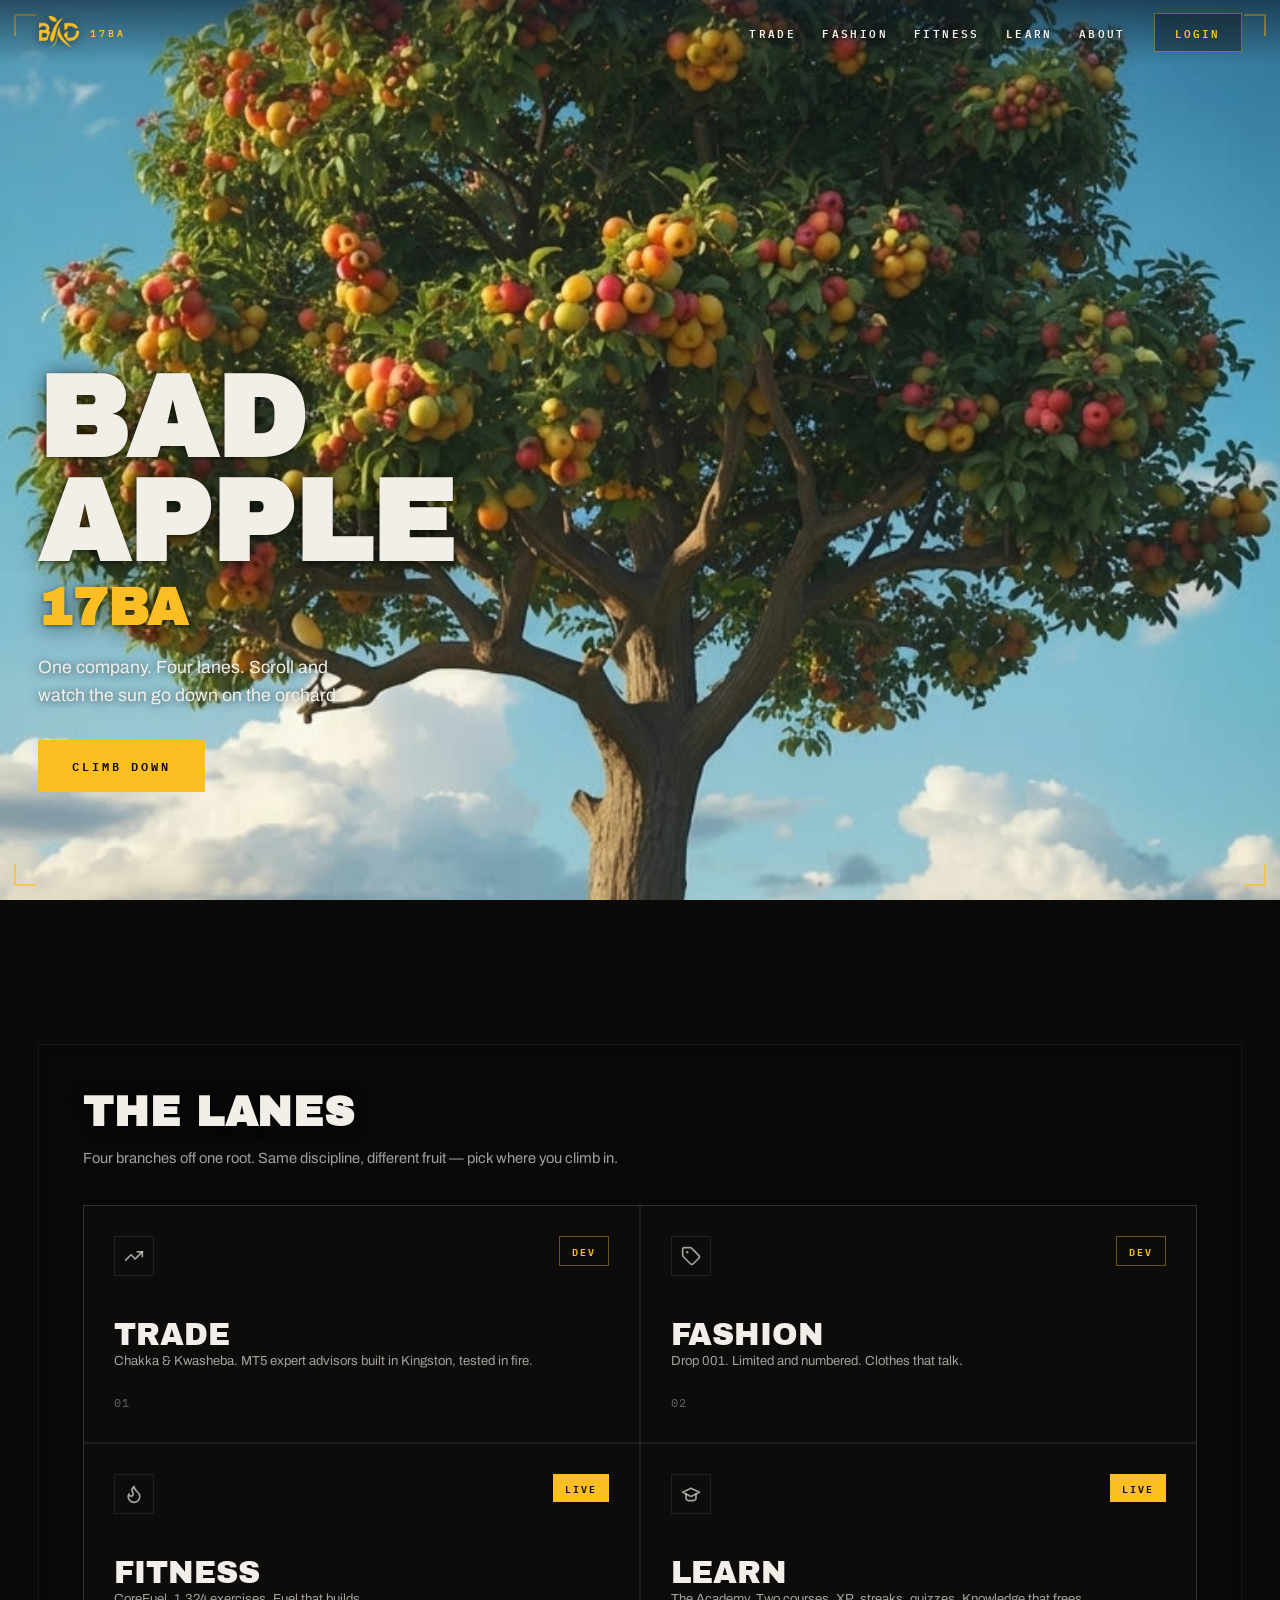
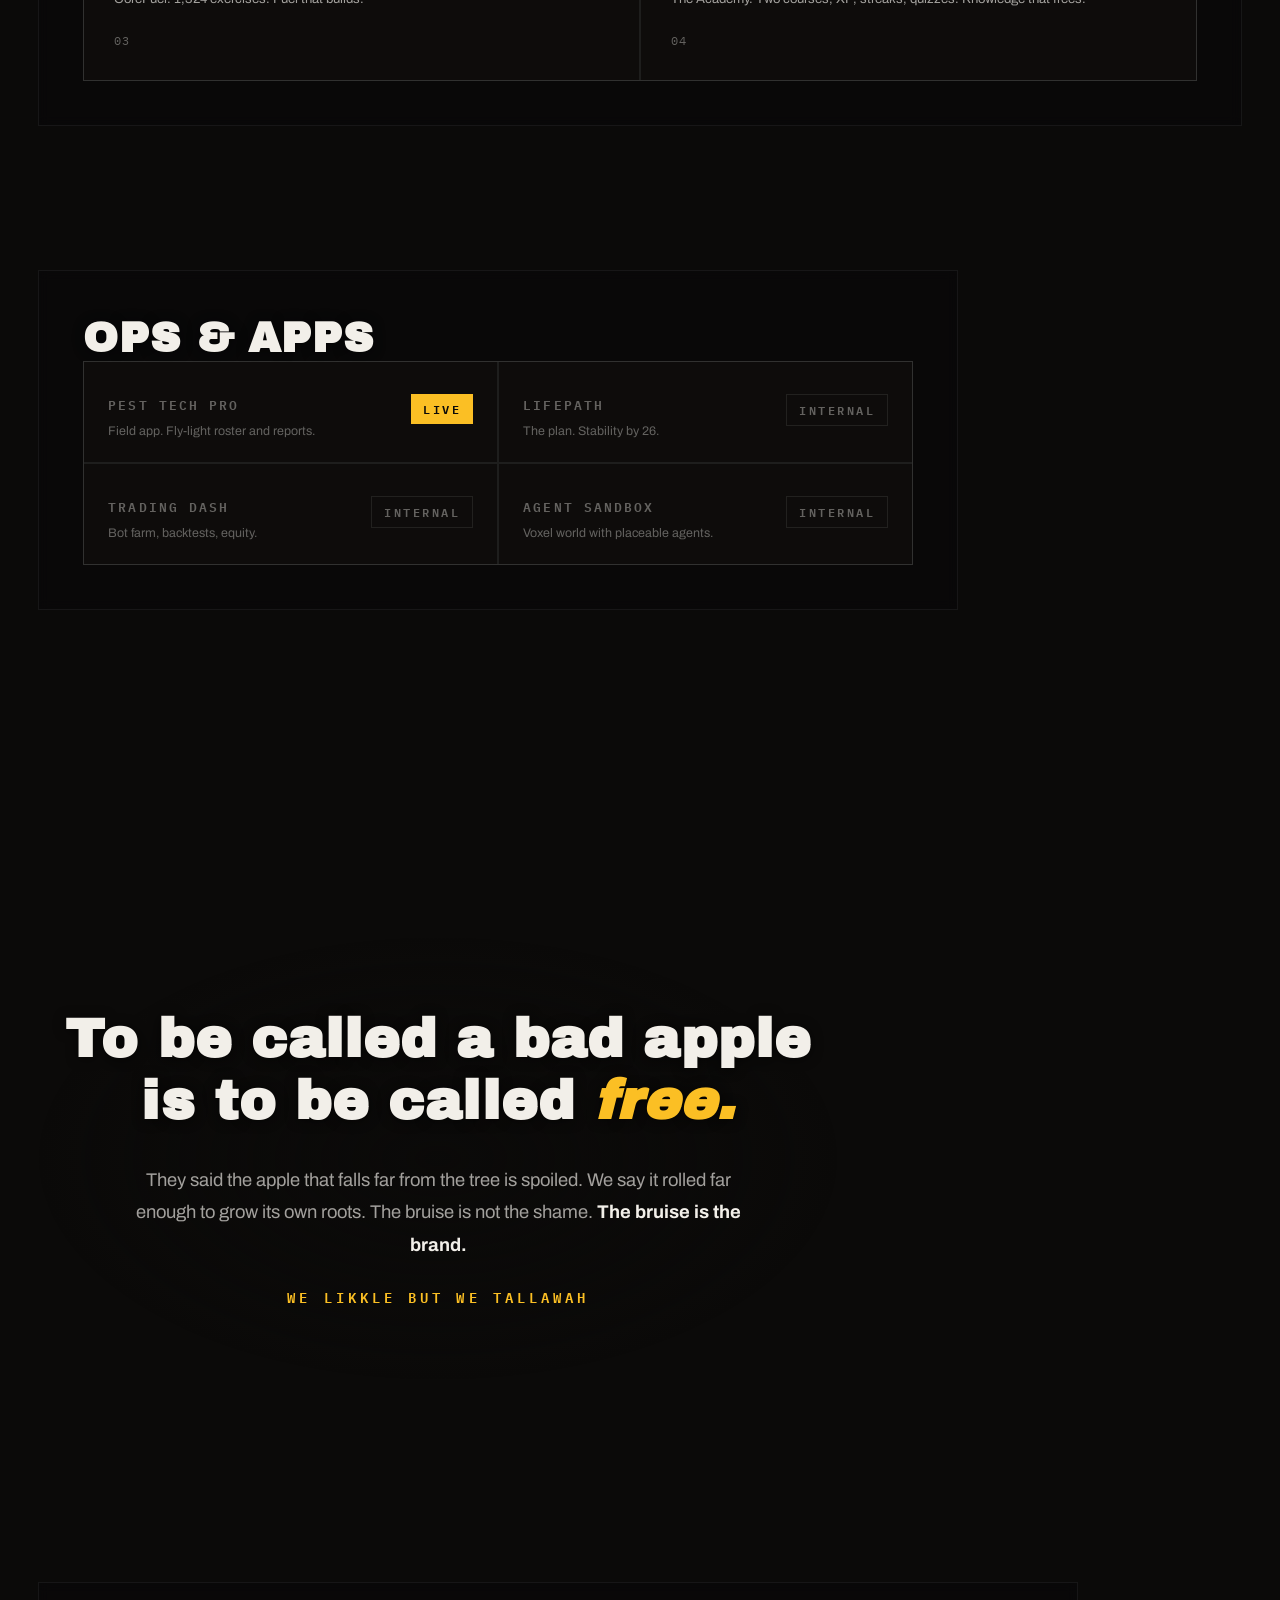
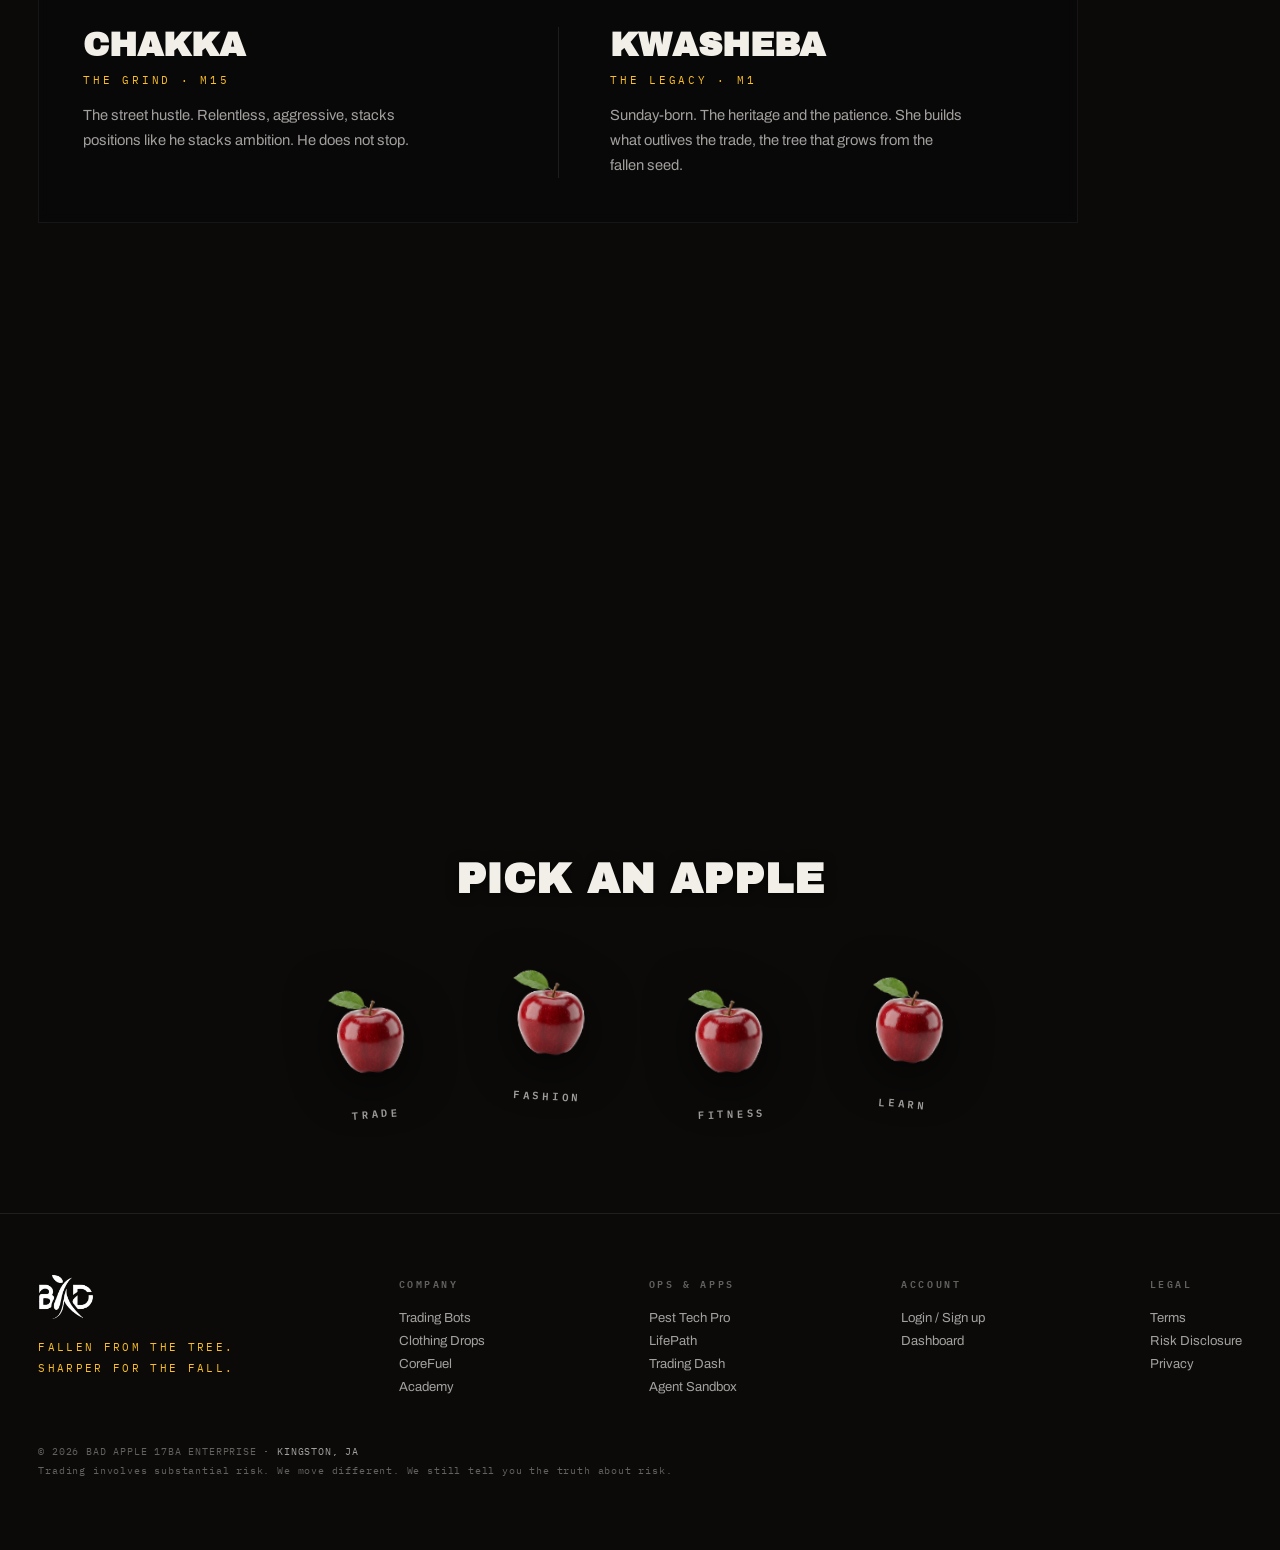
<file: index.html>
<!doctype html>
<html lang="en" data-phase="day">
<head>
<meta charset="utf-8">
<meta name="viewport" content="width=device-width,initial-scale=1">
<meta name="theme-color" content="#0b0a09">
<title>BAD APPLE 17BA — The Portal</title>
<meta name="description" content="Bad Apple 17BA Enterprise. Trading bots, clothing drops, gym fuel, academy. Fallen from the tree. Sharper for the fall.">
<meta property="og:title" content="BAD APPLE 17BA">
<meta property="og:description" content="One company. Four lanes. Scroll from day to night.">
<meta property="og:image" content="assets/tree-1-day.jpg">
<link rel="preconnect" href="https://fonts.googleapis.com">
<link rel="preconnect" href="https://fonts.gstatic.com" crossorigin>
<link rel="icon" type="image/png" href="assets/logo-gold.png">
<link rel="preload" as="image" href="assets/tree-1-day.jpg">
<link rel="stylesheet" href="assets/theme.css">
<style>
/* THE ORCHARD — one tree, one day. Scroll = the sun goes down.
   Colors/fonts sourced from assets/theme.css so this page, academy.html,
   and corefuel.html share one brand instead of drifting apart. */
:root{
  --ink:var(--color-bg);--snow:var(--color-fg);--dim:var(--color-fg-dim);--faint:var(--color-fg-faint);
  --gold:var(--color-accent);--gold-soft:var(--color-accent-soft);--gold-dim:var(--color-accent-dim);
  --red:var(--color-danger);
  --line:var(--color-border);
  --disp:var(--font-display);--body:var(--font-body);--mono:var(--font-mono);
}
*{box-sizing:border-box;margin:0}
html{scroll-behavior:smooth}
body{background:var(--ink);color:var(--snow);font-family:var(--body);overflow-x:hidden}
a{color:inherit;text-decoration:none}
::selection{background:var(--gold);color:var(--ink)}

/* ---- the sky/tree layers: scrubbed by scroll ---- */
#world{position:fixed;inset:0;z-index:0;pointer-events:none;background:var(--ink)}
#world img{position:absolute;inset:0;width:100%;height:100%;object-fit:cover;opacity:0;will-change:transform,opacity}
#world img.l1{transform-origin:50% 58%}
#world img.l2{transform-origin:50% 45%}
#world img.l3{transform-origin:50% 60%}
@media(prefers-reduced-motion:reduce){
  #world img{display:none}
  #world img.l4{display:block;opacity:1}
}

/* readability veil for content over bright imagery */
.veil{background:rgba(8,8,10,.55);border:1px solid rgba(255,255,255,.06);padding:clamp(22px,3.5vw,44px)}
@supports (backdrop-filter:blur(6px)){.veil{backdrop-filter:blur(6px);background:rgba(8,8,10,.45)}}
@media(prefers-reduced-transparency:reduce){.veil{backdrop-filter:none;background:rgba(8,8,10,.85)}}

/* viewport brackets */
.vbr{position:fixed;width:22px;height:22px;border:2px solid var(--gold);z-index:40;pointer-events:none;opacity:.7}
.vbr.a{top:14px;left:14px;border-right:0;border-bottom:0}
.vbr.b{top:14px;right:14px;border-left:0;border-bottom:0}
.vbr.c{bottom:14px;left:14px;border-right:0;border-top:0}
.vbr.d{bottom:14px;right:14px;border-left:0;border-top:0}

/* boot */
#boot{position:fixed;inset:0;z-index:60;background:var(--ink);display:grid;place-items:center;transition:opacity .5s ease}
#boot.off{opacity:0;pointer-events:none}
#boot .b-in{font-family:var(--mono);color:var(--gold);font-size:.8rem;letter-spacing:.5em}
@media(prefers-reduced-motion:reduce){#boot{display:none}}

/* nav: flips with the sun */
nav{position:fixed;top:0;left:0;right:0;z-index:50;height:64px;transition:background .6s ease}
[data-phase="day"] nav{background:linear-gradient(rgba(10,20,35,.55),transparent)}
[data-phase="gold"] nav{background:linear-gradient(rgba(30,15,5,.6),transparent)}
[data-phase="dusk"] nav,[data-phase="night"] nav{background:linear-gradient(rgba(11,10,9,.92),rgba(11,10,9,.7) 70%,transparent)}
.nav-in{max-width:1500px;margin:0 auto;height:64px;padding:0 clamp(18px,3vw,44px);display:flex;align-items:center;gap:28px}
.mark{display:flex;align-items:center;gap:10px;flex:none}
.mark img{height:34px;width:auto;filter:drop-shadow(0 1px 4px rgba(0,0,0,.6))}
.mark small{font-family:var(--mono);font-weight:600;font-size:.62rem;color:var(--gold);letter-spacing:.3em}
.links{display:flex;gap:26px;margin-left:auto}
.links a{font-family:var(--mono);font-size:.68rem;font-weight:600;letter-spacing:.22em;color:var(--snow);text-shadow:0 1px 6px rgba(0,0,0,.8);transition:color .2s}
.links a:hover,.links a:focus-visible{color:var(--gold)}
.login{flex:none;border:1px solid var(--gold-soft);background:rgba(11,10,9,.4);padding:9px 20px;font-family:var(--mono);font-size:.68rem;font-weight:600;letter-spacing:.2em;color:var(--gold);transition:background .2s,color .2s}
.login:hover,.login:focus-visible{background:var(--gold);color:var(--ink)}
@media(max-width:860px){.links{display:none}.nav-in{justify-content:space-between}}

main{position:relative;z-index:1}
.col{max-width:1500px;width:100%;margin:0 auto;padding:0 clamp(18px,3vw,44px)}

/* hero: morning at the tree */
.hero{min-height:100dvh;display:flex;align-items:flex-end;padding:64px 0 12vh}
.hero-in{max-width:720px}
.hero h1{font-family:var(--disp);font-size:clamp(3rem,9vw,7.5rem);line-height:.9;text-transform:uppercase;text-shadow:0 2px 24px rgba(0,0,0,.55),0 1px 4px rgba(0,0,0,.5)}
.hero h1 .num{color:var(--gold);font-size:.45em;display:block;margin-top:.2em}
.hero p{margin-top:22px;font-size:clamp(.95rem,1.4vw,1.1rem);line-height:1.6;color:var(--snow);text-shadow:0 1px 10px rgba(0,0,0,.7);max-width:34ch}
.hero .go{display:inline-block;margin-top:30px;background:var(--gold);color:var(--ink);font-family:var(--mono);font-weight:600;font-size:.74rem;letter-spacing:.24em;padding:16px 34px;transition:transform .18s cubic-bezier(.16,1,.3,1)}
.hero .go:hover{transform:translateY(-2px)}
.hero .go:active{transform:translateY(0) scale(.98)}

/* lanes */
.lanes{padding:16vh 0 12vh}
h2{font-family:var(--disp);font-size:clamp(1.6rem,3.6vw,2.6rem);text-transform:uppercase;letter-spacing:.02em;text-shadow:0 1px 12px rgba(0,0,0,.6)}
.lanes-head{margin-bottom:34px;max-width:60ch}
.lanes-head p{margin-top:12px;font-size:.92rem;line-height:1.6;color:var(--dim)}
.lane-grid{display:grid;grid-template-columns:repeat(2,1fr);gap:2px;background:var(--line);border:1px solid var(--line)}
@media(min-width:1300px){.lane-grid{grid-template-columns:repeat(4,1fr)}}
@media(max-width:700px){.lane-grid{grid-template-columns:1fr}}
.lane{position:relative;display:flex;flex-direction:column;gap:22px;min-height:236px;background:rgba(11,10,9,.82);padding:clamp(22px,2.6vw,30px);overflow:hidden;transition:background .25s ease,transform .25s cubic-bezier(.16,1,.3,1)}
.lane::before{content:"";position:absolute;top:0;left:0;bottom:0;width:2px;background:transparent;transition:background .25s ease}
.lane:hover,.lane:focus-visible{background:#151310;transform:translateY(-4px)}
.lane:hover::before,.lane:focus-visible::before{background:var(--gold)}
.lane-top{display:flex;align-items:flex-start;justify-content:space-between;gap:12px}
.lane-icon{display:grid;place-items:center;width:40px;height:40px;flex:none;border:1px solid var(--line);color:var(--dim);transition:color .25s ease,border-color .25s ease}
.lane-icon svg{width:20px;height:20px}
.lane:hover .lane-icon,.lane:focus-visible .lane-icon{color:var(--gold);border-color:var(--gold-soft)}
.lane-body{margin-top:auto}
.lane .nm{display:block;font-family:var(--disp);font-size:clamp(1.4rem,2.4vw,2rem);text-transform:uppercase;line-height:1;transition:color .2s}
.lane:hover .nm,.lane:focus-visible .nm{color:var(--gold)}
.lane .ds{font-size:.82rem;color:var(--dim);margin-top:10px;max-width:38ch;line-height:1.55}
.lane-bottom{display:flex;align-items:center;justify-content:space-between;gap:12px}
.lane .ix{font-family:var(--mono);font-size:.72rem;color:var(--faint);letter-spacing:.08em}
.lane:hover .ix,.lane:focus-visible .ix{color:var(--gold)}
.lane .tag{font-family:var(--mono);font-size:.6rem;font-weight:600;letter-spacing:.2em;padding:5px 12px;flex:none}
.tag.live{background:var(--gold);color:var(--ink)}
.tag.dev{border:1px solid var(--gold-soft);color:var(--gold)}
.tag.int{border:1px solid var(--line);color:var(--faint)}
.lane-go{display:flex;align-items:center;gap:6px;font-family:var(--mono);font-size:.62rem;font-weight:600;letter-spacing:.18em;color:var(--faint);opacity:0;transform:translateX(-6px);transition:opacity .25s ease,transform .25s ease,color .25s ease}
.lane-go svg{width:13px;height:13px}
.lane:hover .lane-go,.lane:focus-visible .lane-go{opacity:1;transform:none;color:var(--gold)}
@media(prefers-reduced-motion:reduce){.lane:hover,.lane:focus-visible{transform:none}}

/* ops */
.ops{padding:4vh 0 16vh}
.ops-grid{display:grid;grid-template-columns:1fr 1fr;gap:2px;background:var(--line);border:1px solid var(--line);max-width:880px}
@media(max-width:640px){.ops-grid{grid-template-columns:1fr}}
.op{background:rgba(11,10,9,.82);padding:24px;display:flex;align-items:flex-start;justify-content:space-between;gap:14px;transition:background .2s}
.op:hover,.op:focus-visible{background:#151310}
.op b{font-family:var(--mono);font-weight:600;font-size:.8rem;letter-spacing:.16em}
.op:hover b{color:var(--gold)}
.op span{display:block;font-size:.78rem;color:var(--faint);margin-top:8px}

/* creed */
.creed{min-height:90dvh;display:grid;place-items:center;text-align:center;padding:10vh 0}
.creed-in{max-width:800px;background:radial-gradient(closest-side,rgba(11,10,9,.85),transparent);padding:8vh 20px}
.creed h2{font-size:clamp(1.9rem,5vw,3.4rem);line-height:1.12;margin-bottom:28px;text-transform:none}
.creed h2 i{font-style:italic;color:var(--gold);line-height:1.15;padding-bottom:4px;display:inline-block}
.creed p{color:var(--dim);font-size:clamp(.95rem,1.5vw,1.15rem);line-height:1.75;max-width:56ch;margin:0 auto}
.creed p b{color:var(--snow)}
.creed .patois{margin-top:24px;font-family:var(--mono);font-weight:600;color:var(--gold);font-size:.85rem;letter-spacing:.3em;text-transform:uppercase}

/* engines */
.engines{padding:2vh 0 10vh}
.eng-grid{display:grid;grid-template-columns:1fr 1px 1fr;gap:clamp(24px,4vw,60px);align-items:start;max-width:1000px}
.eng-grid .rule{background:var(--line);height:100%}
@media(max-width:700px){.eng-grid{grid-template-columns:1fr}.eng-grid .rule{height:1px;width:100%}}
.eng b{font-family:var(--disp);font-size:clamp(1.4rem,3vw,2.1rem);text-transform:uppercase}
.eng small{display:block;font-family:var(--mono);font-size:.66rem;letter-spacing:.26em;color:var(--gold);margin:10px 0 16px}
.eng p{font-size:.92rem;line-height:1.7;color:var(--dim);max-width:44ch}

/* orchard: the night ground, apples are the doors */
.orchard{min-height:100dvh;display:flex;flex-direction:column;justify-content:flex-end;padding:14vh 0 10vh}
.orchard h2{text-align:center;margin-bottom:6vh}
.orchard-row{display:flex;flex-wrap:wrap;justify-content:center;align-items:flex-end;gap:clamp(18px,5vw,70px)}
.apple{display:flex;flex-direction:column;align-items:center;gap:14px;transition:transform .25s cubic-bezier(.16,1,.3,1)}
.apple img{width:clamp(74px,9vw,120px);height:auto;filter:drop-shadow(0 10px 24px rgba(0,0,0,.7))}
.apple span{font-family:var(--mono);font-weight:600;font-size:.66rem;letter-spacing:.26em;color:var(--dim)}
.apple:hover,.apple:focus-visible{transform:translateY(-10px)}
.apple:hover span{color:var(--gold)}
.apple:nth-child(1){transform:rotate(-4deg)}
.apple:nth-child(2){margin-bottom:18px;transform:rotate(3deg)}
.apple:nth-child(3){transform:rotate(-2deg)}
.apple:nth-child(4){margin-bottom:10px;transform:rotate(5deg)}
.apple:nth-child(1):hover{transform:rotate(-4deg) translateY(-10px)}
.apple:nth-child(2):hover{transform:rotate(3deg) translateY(-10px)}
.apple:nth-child(3):hover{transform:rotate(-2deg) translateY(-10px)}
.apple:nth-child(4):hover{transform:rotate(5deg) translateY(-10px)}

/* footer */
footer{position:relative;z-index:1;border-top:1px solid var(--line);background:var(--ink);padding:60px 0 70px}
.foot-grid{display:flex;flex-wrap:wrap;gap:44px;justify-content:space-between;align-items:flex-start}
.foot-brand{max-width:280px}
.foot-brand img{height:46px}
.foot-brand .creedline{font-family:var(--mono);font-size:.66rem;letter-spacing:.22em;color:var(--gold);margin-top:14px;line-height:2;text-transform:uppercase}
footer h4{font-family:var(--mono);font-size:.62rem;font-weight:600;letter-spacing:.26em;color:var(--faint);margin-bottom:14px}
footer .fcol a{display:block;font-size:.82rem;color:var(--dim);padding:4px 0;transition:color .2s}
footer .fcol a:hover{color:var(--gold)}
.copy{margin-top:44px;font-family:var(--mono);font-size:.64rem;color:var(--faint);letter-spacing:.08em;line-height:1.9}
.copy .kgn{color:var(--dim)}

/* reveal */
.rise{opacity:0;transform:translateY(26px);transition:opacity .7s ease,transform .7s cubic-bezier(.16,1,.3,1)}
.rise.in{opacity:1;transform:none}
@media(prefers-reduced-motion:reduce){
  html{scroll-behavior:auto}
  .rise{opacity:1;transform:none;transition:none}
  .hero .go,.lane,.op,.apple{transition:none}
}
</style>
</head>
<body>

<div id="boot" aria-hidden="true"><div class="b-in">17BA</div></div>

<span class="vbr a"></span><span class="vbr b"></span><span class="vbr c"></span><span class="vbr d"></span>

<div id="world" aria-hidden="true">
  <img class="l1" src="assets/tree-1-day.jpg" alt="" fetchpriority="high">
  <img class="l2" src="assets/tree-2-goldenhour.jpg" alt="">
  <img class="l3" src="assets/tree-3-dusk.jpg" alt="">
  <img class="l4" src="assets/tree-4-night.jpg" alt="">
</div>

<nav aria-label="Main navigation"><div class="nav-in">
  <a class="mark" href="#top" aria-label="Bad Apple 17BA home"><img src="assets/logo-gold.png" alt="BAD" width="42" height="34"><small>17BA</small></a>
  <div class="links">
    <a data-site="enterprise" href="https://17ba-bad-apple-enterprise.vercel.app" target="_blank" rel="noopener">TRADE</a>
    <a data-site="storefront" href="../badapple-template/landing.html">FASHION</a>
    <a href="corefuel.html">FITNESS</a>
    <a href="academy.html">LEARN</a>
    <a href="#about">ABOUT</a>
  </div>
  <a class="login" data-site="auth" href="https://17ba-bad-apple-enterprise.vercel.app/auth" target="_blank" rel="noopener">LOGIN</a>
</div></nav>

<main id="top">

  <header class="hero"><div class="col"><div class="hero-in">
    <h1>Bad Apple<span class="num">17BA</span></h1>
    <p>One company. Four lanes. Scroll and watch the sun go down on the orchard.</p>
    <a class="go" href="#lanes">CLIMB DOWN</a>
  </div></div></header>

  <section class="lanes" id="lanes"><div class="col"><div class="veil">
    <div class="lanes-head">
      <h2>The lanes</h2>
      <p>Four branches off one root. Same discipline, different fruit — pick where you climb in.</p>
    </div>
    <div class="lane-grid">
      <a class="lane rise" data-site="enterprise" href="https://17ba-bad-apple-enterprise.vercel.app" target="_blank" rel="noopener">
        <span class="lane-top">
          <span class="lane-icon" aria-hidden="true"><svg viewBox="0 0 24 24" fill="none" stroke="currentColor" stroke-width="2" stroke-linecap="round" stroke-linejoin="round"><polyline points="22 7 13.5 15.5 8.5 10.5 2 17"></polyline><polyline points="16 7 22 7 22 13"></polyline></svg></span>
          <span class="tag dev">DEV</span>
        </span>
        <span class="lane-body"><span class="nm">Trade</span><span class="ds">Chakka &amp; Kwasheba. MT5 expert advisors built in Kingston, tested in fire.</span></span>
        <span class="lane-bottom">
          <span class="ix">01</span>
          <span class="lane-go">ENTER<svg viewBox="0 0 24 24" fill="none" stroke="currentColor" stroke-width="2" stroke-linecap="round" stroke-linejoin="round"><line x1="5" y1="12" x2="19" y2="12"></line><polyline points="12 5 19 12 12 19"></polyline></svg></span>
        </span>
      </a>
      <a class="lane rise" data-site="storefront" href="../badapple-template/landing.html">
        <span class="lane-top">
          <span class="lane-icon" aria-hidden="true"><svg viewBox="0 0 24 24" fill="none" stroke="currentColor" stroke-width="2" stroke-linecap="round" stroke-linejoin="round"><path d="M12.586 2.586A2 2 0 0 0 11.172 2H4a2 2 0 0 0-2 2v7.172a2 2 0 0 0 .586 1.414l8.704 8.704a2.426 2.426 0 0 0 3.42 0l6.58-6.58a2.426 2.426 0 0 0 0-3.42z"></path><circle cx="7.5" cy="7.5" r=".5" fill="currentColor"></circle></svg></span>
          <span class="tag dev">DEV</span>
        </span>
        <span class="lane-body"><span class="nm">Fashion</span><span class="ds">Drop 001. Limited and numbered. Clothes that talk.</span></span>
        <span class="lane-bottom">
          <span class="ix">02</span>
          <span class="lane-go">ENTER<svg viewBox="0 0 24 24" fill="none" stroke="currentColor" stroke-width="2" stroke-linecap="round" stroke-linejoin="round"><line x1="5" y1="12" x2="19" y2="12"></line><polyline points="12 5 19 12 12 19"></polyline></svg></span>
        </span>
      </a>
      <a class="lane rise" href="corefuel.html">
        <span class="lane-top">
          <span class="lane-icon" aria-hidden="true"><svg viewBox="0 0 24 24" fill="none" stroke="currentColor" stroke-width="2" stroke-linecap="round" stroke-linejoin="round"><path d="M8.5 14.5A2.5 2.5 0 0 0 11 12c0-1.38-.5-2-1-3-1.072-2.143-.224-4.054 2-6 .5 2.5 2 4.9 4 6.5 2 1.6 3 3.5 3 5.5a7 7 0 1 1-14 0c0-1.153.433-2.294 1-3a2.5 2.5 0 0 0 2.5 2.5z"></path></svg></span>
          <span class="tag live">LIVE</span>
        </span>
        <span class="lane-body"><span class="nm">Fitness</span><span class="ds">CoreFuel. 1,324 exercises. Fuel that builds.</span></span>
        <span class="lane-bottom">
          <span class="ix">03</span>
          <span class="lane-go">ENTER<svg viewBox="0 0 24 24" fill="none" stroke="currentColor" stroke-width="2" stroke-linecap="round" stroke-linejoin="round"><line x1="5" y1="12" x2="19" y2="12"></line><polyline points="12 5 19 12 12 19"></polyline></svg></span>
        </span>
      </a>
      <a class="lane rise" href="academy.html">
        <span class="lane-top">
          <span class="lane-icon" aria-hidden="true"><svg viewBox="0 0 24 24" fill="none" stroke="currentColor" stroke-width="2" stroke-linecap="round" stroke-linejoin="round"><path d="M22 10 12 5 2 10l10 5 10-5Z"></path><path d="M6 12v5c0 1.66 2.69 3 6 3s6-1.34 6-3v-5"></path></svg></span>
          <span class="tag live">LIVE</span>
        </span>
        <span class="lane-body"><span class="nm">Learn</span><span class="ds">The Academy. Two courses, XP, streaks, quizzes. Knowledge that frees.</span></span>
        <span class="lane-bottom">
          <span class="ix">04</span>
          <span class="lane-go">ENTER<svg viewBox="0 0 24 24" fill="none" stroke="currentColor" stroke-width="2" stroke-linecap="round" stroke-linejoin="round"><line x1="5" y1="12" x2="19" y2="12"></line><polyline points="12 5 19 12 12 19"></polyline></svg></span>
        </span>
      </a>
    </div>
  </div></div></section>

  <section class="ops"><div class="col"><div class="veil" style="max-width:920px">
    <h2>Ops &amp; apps</h2>
    <div class="ops-grid rise">
      <a class="op" data-site="pest" href="https://jmac17ba.github.io/pest-tech-pro/" target="_blank" rel="noopener">
        <span><b>PEST TECH PRO</b><span>Field app. Fly-light roster and reports.</span></span><span class="tag live">LIVE</span>
      </a>
      <a class="op" data-site="lifepath" href="../lifepath-app/index.html">
        <span><b>LIFEPATH</b><span>The plan. Stability by 26.</span></span><span class="tag int">INTERNAL</span>
      </a>
      <a class="op" data-site="dashboard" href="../dashboard/index.html">
        <span><b>TRADING DASH</b><span>Bot farm, backtests, equity.</span></span><span class="tag int">INTERNAL</span>
      </a>
      <a class="op" data-site="sandbox" href="../agent-sandbox/index.html">
        <span><b>AGENT SANDBOX</b><span>Voxel world with placeable agents.</span></span><span class="tag int">INTERNAL</span>
      </a>
    </div>
  </div></div></section>

  <section class="creed" id="about"><div class="col"><div class="creed-in">
    <h2>To be called a bad apple<br>is to be called <i>free.</i></h2>
    <p>They said the apple that falls far from the tree is spoiled. We say it rolled far enough to grow its own roots. The bruise is not the shame. <b>The bruise is the brand.</b></p>
    <p class="patois">We likkle but we tallawah</p>
  </div></div></section>

  <section class="engines"><div class="col"><div class="veil" style="max-width:1040px">
    <div class="eng-grid rise">
      <div class="eng"><b>Chakka</b><small>THE GRIND · M15</small>
        <p>The street hustle. Relentless, aggressive, stacks positions like he stacks ambition. He does not stop.</p></div>
      <div class="rule"></div>
      <div class="eng"><b>Kwasheba</b><small>THE LEGACY · M1</small>
        <p>Sunday-born. The heritage and the patience. She builds what outlives the trade, the tree that grows from the fallen seed.</p></div>
    </div>
  </div></div></section>

  <!-- TODO: Chakka tail-first descent layer rides the dusk phase, pending pose approval -->

  <section class="orchard"><div class="col">
    <h2>Pick an apple</h2>
    <div class="orchard-row">
      <a class="apple" data-site="enterprise" href="https://17ba-bad-apple-enterprise.vercel.app" target="_blank" rel="noopener">
        <img src="assets/apple.png" alt="" width="120" height="120"><span>TRADE</span>
      </a>
      <a class="apple" data-site="storefront" href="../badapple-template/landing.html">
        <img src="assets/apple.png" alt="" width="120" height="120"><span>FASHION</span>
      </a>
      <a class="apple" href="corefuel.html">
        <img src="assets/apple.png" alt="" width="120" height="120"><span>FITNESS</span>
      </a>
      <a class="apple" href="academy.html">
        <img src="assets/apple.png" alt="" width="120" height="120"><span>LEARN</span>
      </a>
    </div>
  </div></section>

</main>

<footer><div class="col">
  <div class="foot-grid">
    <div class="foot-brand">
      <img src="assets/logo-snow.png" alt="BAD" width="56" height="46">
      <div class="creedline">Fallen from the tree.<br>Sharper for the fall.</div>
    </div>
    <div class="fcol"><h4>COMPANY</h4>
      <a data-site="enterprise" href="https://17ba-bad-apple-enterprise.vercel.app" target="_blank" rel="noopener">Trading Bots</a>
      <a data-site="storefront" href="../badapple-template/landing.html">Clothing Drops</a>
      <a href="corefuel.html">CoreFuel</a>
      <a href="academy.html">Academy</a>
    </div>
    <div class="fcol"><h4>OPS &amp; APPS</h4>
      <a data-site="pest" href="https://jmac17ba.github.io/pest-tech-pro/" target="_blank" rel="noopener">Pest Tech Pro</a>
      <a data-site="lifepath" href="../lifepath-app/index.html">LifePath</a>
      <a data-site="dashboard" href="../dashboard/index.html">Trading Dash</a>
      <a data-site="sandbox" href="../agent-sandbox/index.html">Agent Sandbox</a>
    </div>
    <div class="fcol"><h4>ACCOUNT</h4>
      <a data-site="auth" href="https://17ba-bad-apple-enterprise.vercel.app/auth" target="_blank" rel="noopener">Login / Sign up</a>
      <a data-site="app" href="https://17ba-bad-apple-enterprise.vercel.app/app" target="_blank" rel="noopener">Dashboard</a>
    </div>
    <div class="fcol"><h4>LEGAL</h4>
      <a href="https://17ba-bad-apple-enterprise.vercel.app/terms" target="_blank" rel="noopener">Terms</a>
      <a href="https://17ba-bad-apple-enterprise.vercel.app/risk" target="_blank" rel="noopener">Risk Disclosure</a>
      <a href="https://17ba-bad-apple-enterprise.vercel.app/privacy" target="_blank" rel="noopener">Privacy</a>
    </div>
  </div>
  <p class="copy">© 2026 BAD APPLE 17BA ENTERPRISE <span class="kgn">· KINGSTON, JA</span><br>Trading involves substantial risk. We move different. We still tell you the truth about risk.</p>
</div></footer>

<script>
'use strict';
/* ================= SITE CONFIG ================= */
const SITES = {
  enterprise: 'https://17ba-bad-apple-enterprise.vercel.app',
  auth:       'https://17ba-bad-apple-enterprise.vercel.app/auth',
  app:        'https://17ba-bad-apple-enterprise.vercel.app/app',
  storefront: '../badapple-template/landing.html',
  pest:       'https://jmac17ba.github.io/pest-tech-pro/',
  lifepath:   '../lifepath-app/index.html',
  dashboard:  '../dashboard/index.html',
  sandbox:    '../agent-sandbox/index.html',
};
document.querySelectorAll('[data-site]').forEach(a=>{const u=SITES[a.dataset.site];if(u)a.href=u});

/* reveal on scroll */
const io=new IntersectionObserver(es=>es.forEach(e=>{if(e.isIntersecting){e.target.classList.add('in');io.unobserve(e.target)}}),{threshold:.12});
document.querySelectorAll('.rise').forEach(el=>io.observe(el));

/* boot off */
const boot=document.getElementById('boot');
const bootOff=()=>boot&&boot.classList.add('off');
addEventListener('load',()=>setTimeout(bootOff,200));
setTimeout(bootOff,1200);

/* ============ DAY TO NIGHT: scroll scrubs the sun ============
   Four stills of the same tree crossfade and zoom. Pure transform
   plus opacity, read in rAF, no scroll listeners. */
(function(){
  const reduce=matchMedia('(prefers-reduced-motion: reduce)').matches;
  const L=['l1','l2','l3','l4'].map(c=>document.querySelector('#world img.'+c));
  if(L.some(x=>!x))return;
  if(reduce){document.documentElement.dataset.phase='night';return}
  const clamp=(v,a,b)=>Math.min(b,Math.max(a,v));
  const ramp=(p,a,b)=>clamp((p-a)/(b-a),0,1);   // 0..1 between a and b
  let lastP=-1;
  (function frame(){
    requestAnimationFrame(frame);
    const max=document.documentElement.scrollHeight-innerHeight;
    const p=max>0?clamp(scrollY/max,0,1):0;
    if(Math.abs(p-lastP)<.0005)return;
    lastP=p;
    /* phase windows: day [0,.22] zoom to the branch fork, gold [.2,.5],
       dusk [.48,.8], night [.78,1] */
    const o1=1-ramp(p,.18,.26);
    const o2=ramp(p,.18,.26)*(1-ramp(p,.46,.54));
    const o3=ramp(p,.46,.54)*(1-ramp(p,.76,.84));
    const o4=ramp(p,.76,.84);
    L[0].style.opacity=o1;
    L[1].style.opacity=o2;
    L[2].style.opacity=o3;
    L[3].style.opacity=o4;
    L[0].style.transform='scale('+(1+ramp(p,0,.26)*1.35)+')';       // dive into the fork
    L[1].style.transform='scale('+(1+ramp(p,.2,.54)*.18)+')';
    L[2].style.transform='scale('+(1.02+ramp(p,.48,.84)*.12)+')';
    L[3].style.transform='scale('+(1.05-ramp(p,.78,1)*.05)+')';     // settle at the roots
    const phase=p<.2?'day':p<.5?'gold':p<.78?'dusk':'night';
    if(document.documentElement.dataset.phase!==phase)document.documentElement.dataset.phase=phase;
  })();
})();
</script>
<noscript><style>#world img{display:none}#world img.l4{display:block;opacity:1}</style></noscript>
</body>
</html>
</file>
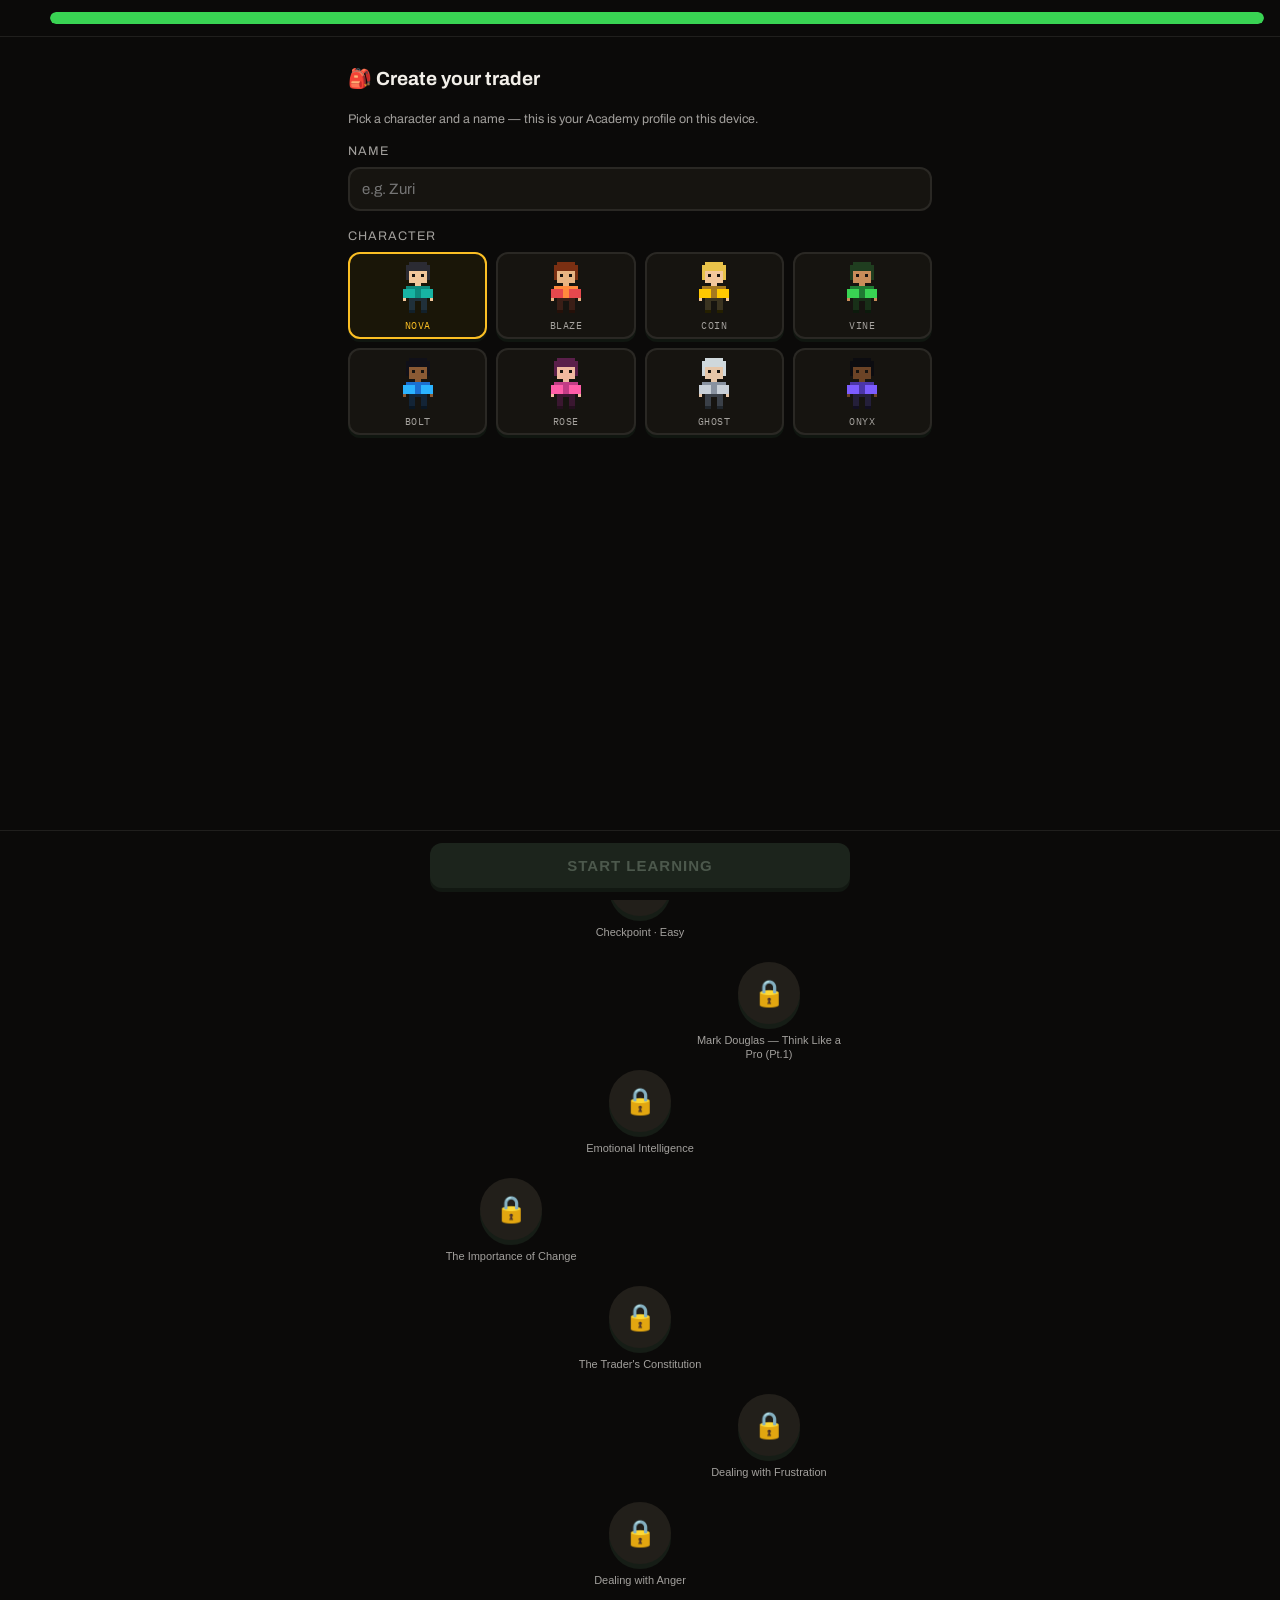
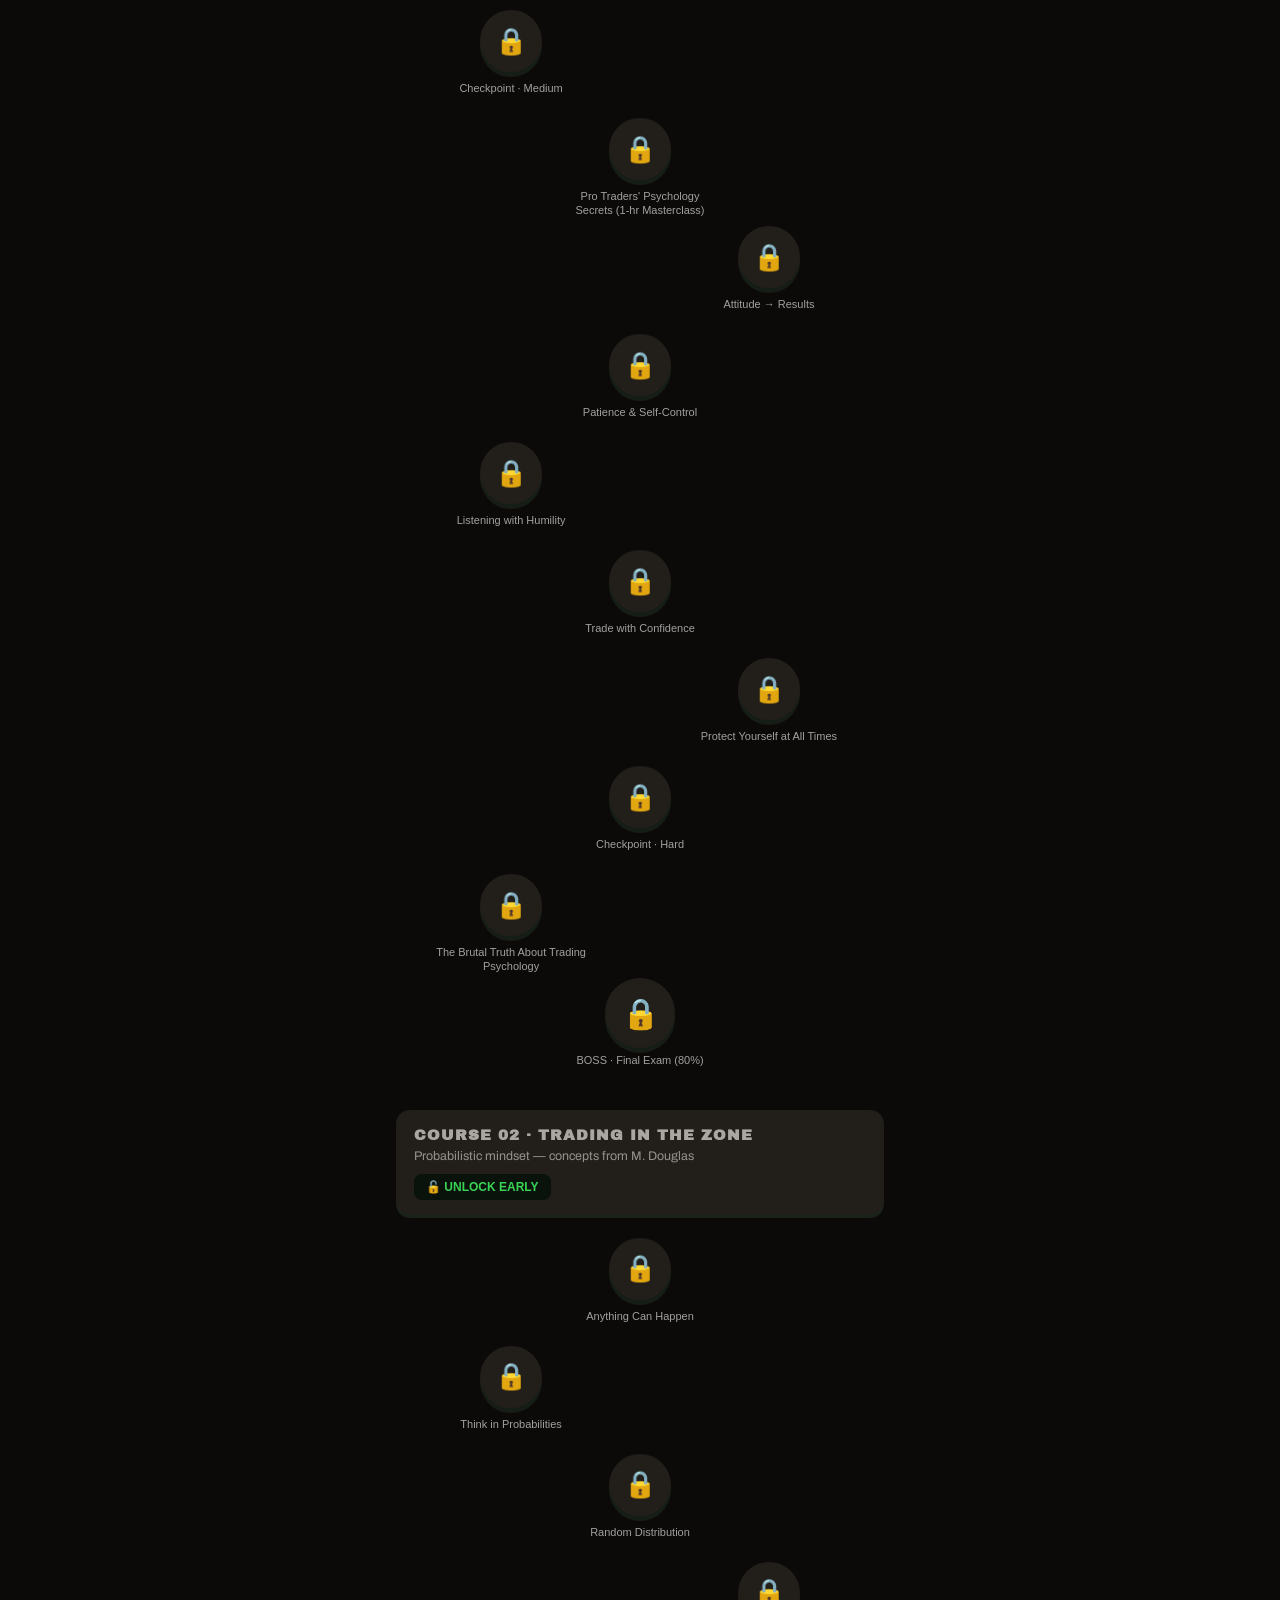
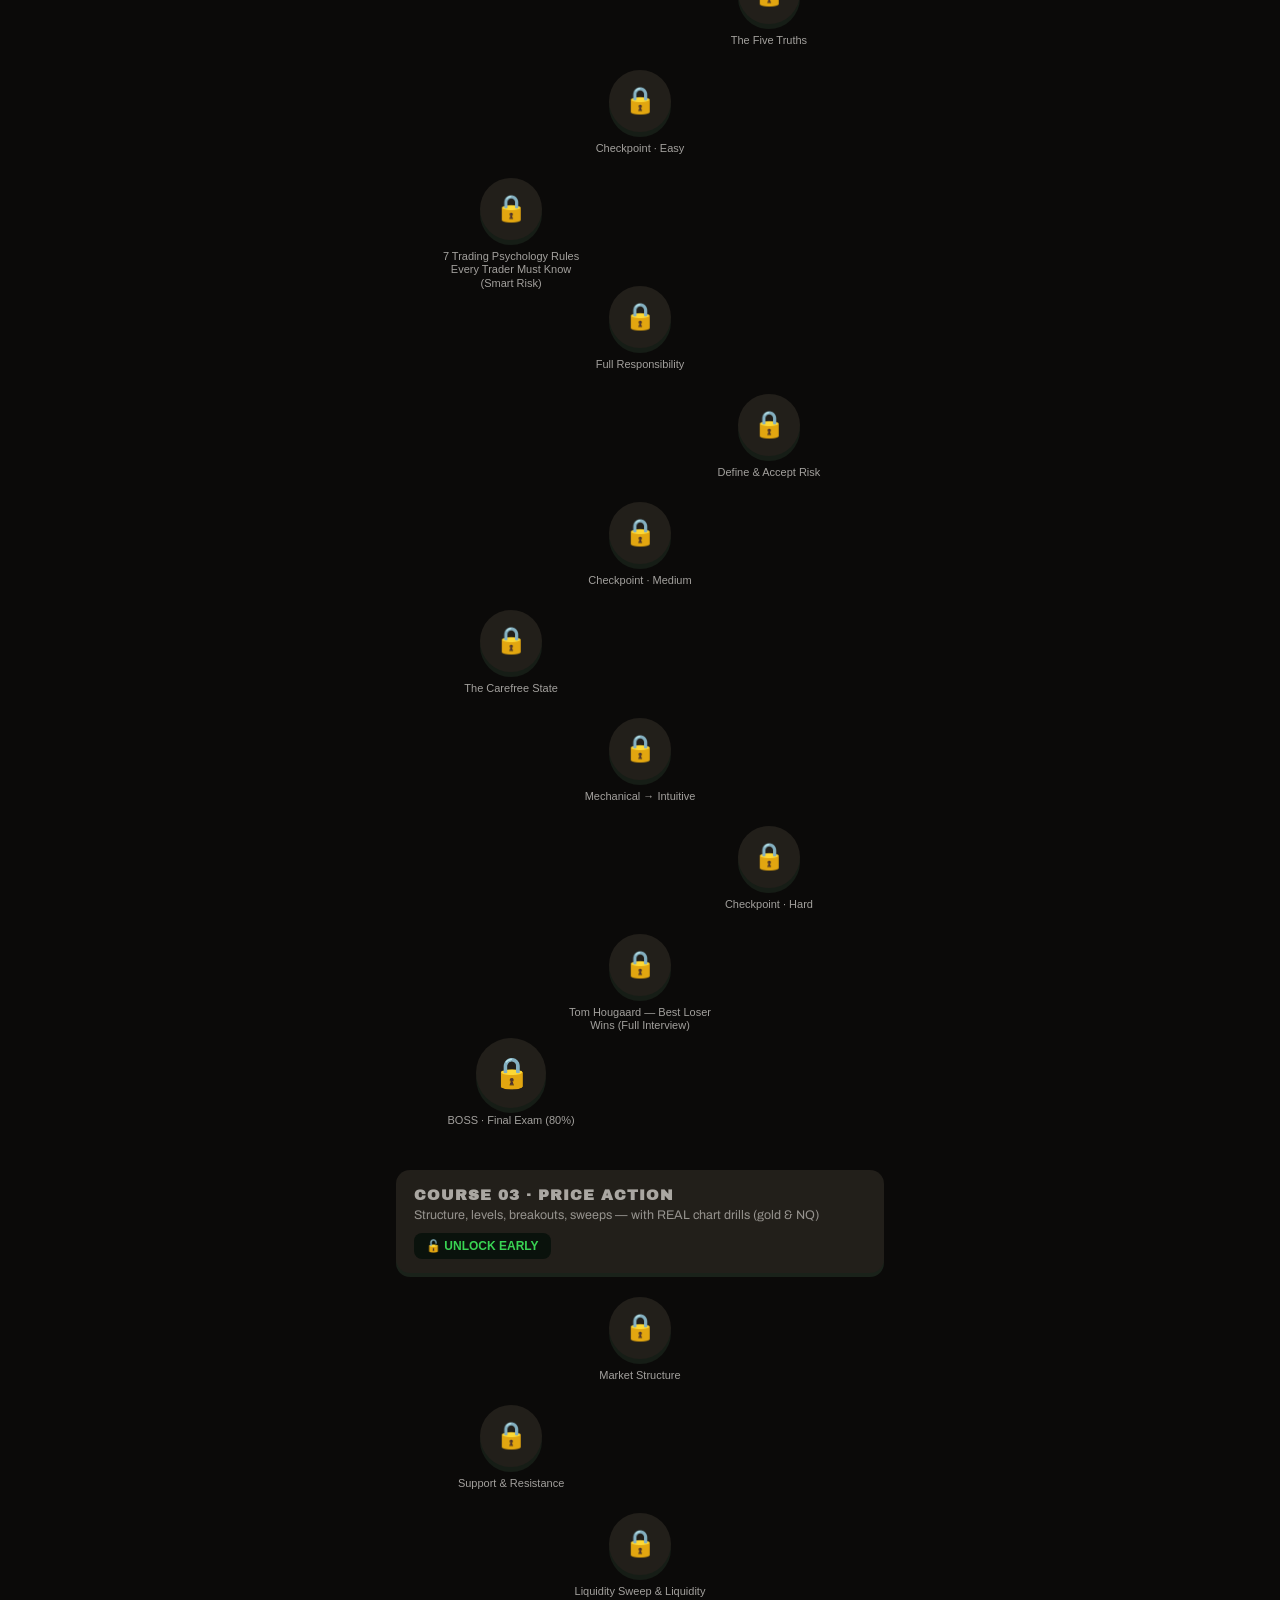
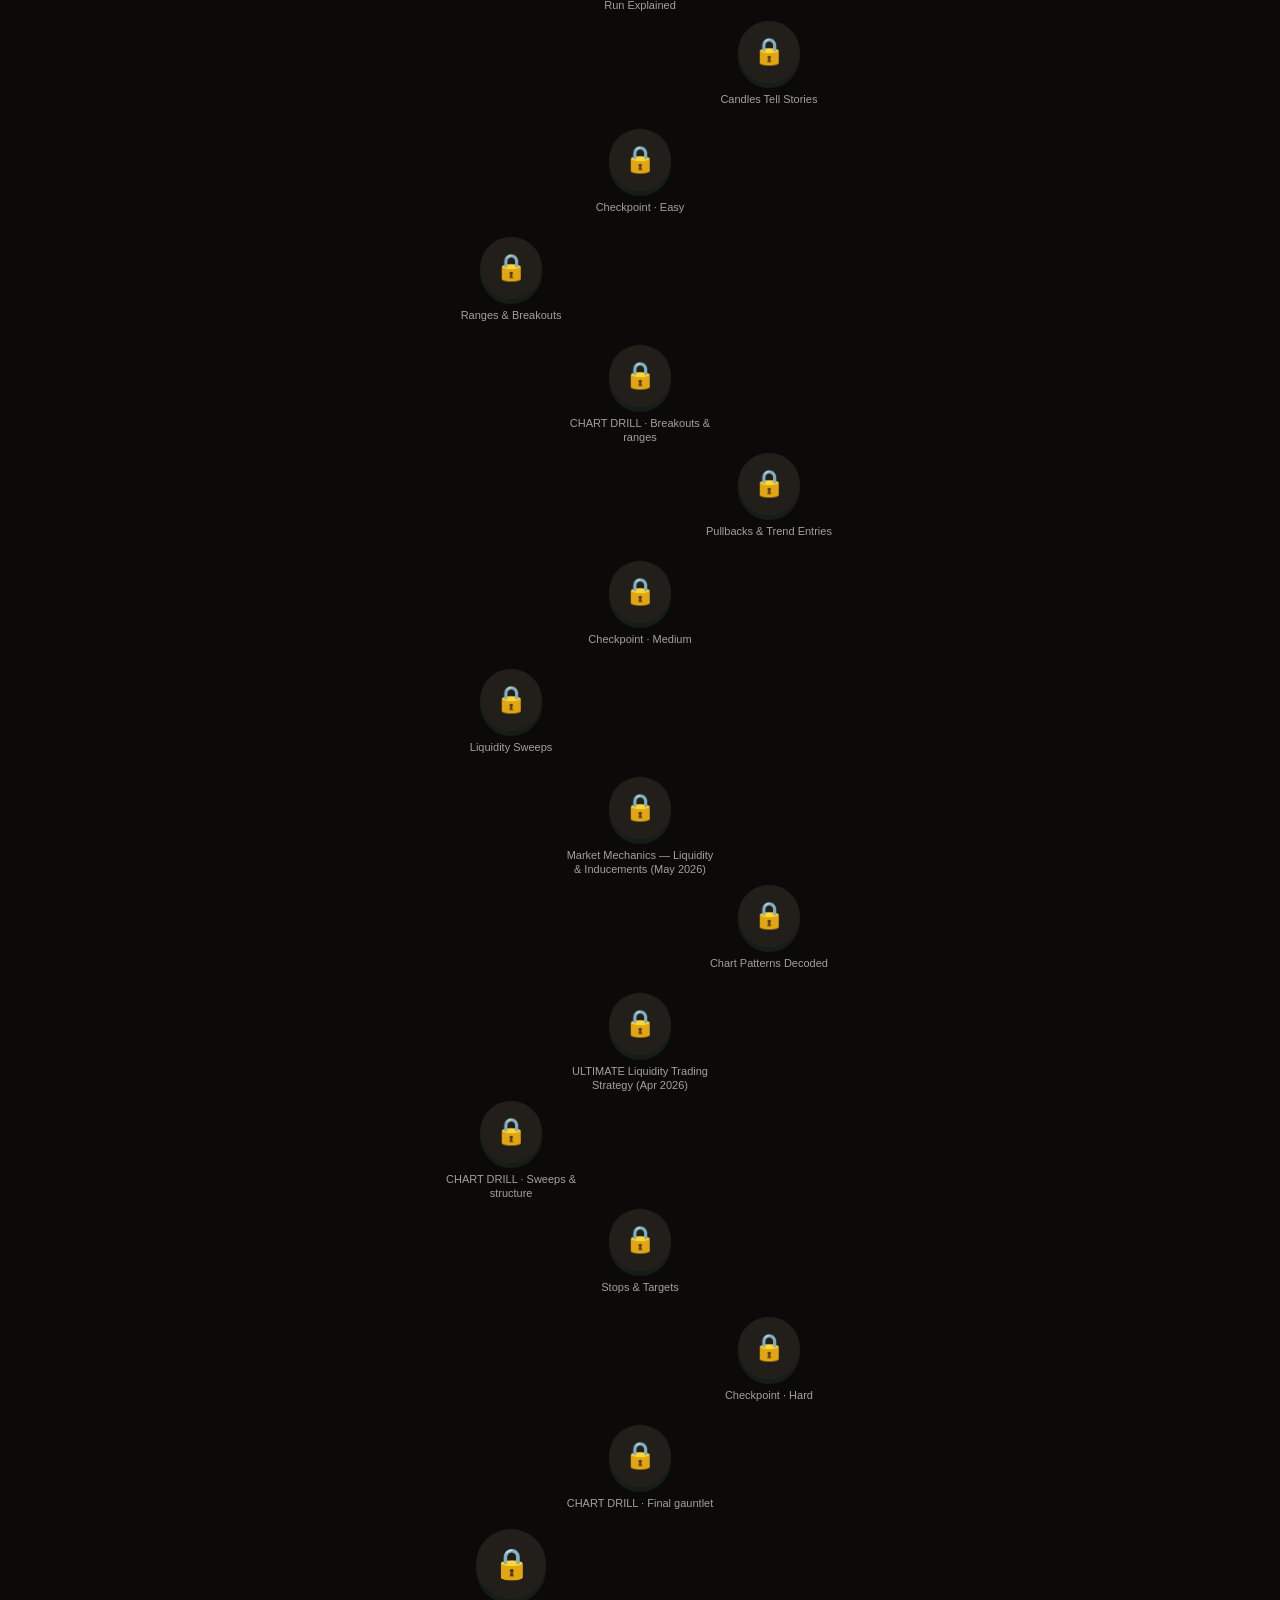
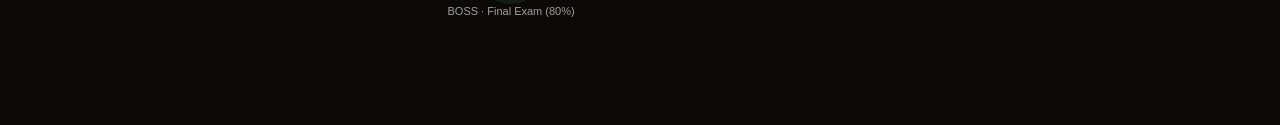
<file: academy.html>
<!DOCTYPE html>
<html lang="en">
<head>
<meta charset="UTF-8">
<meta name="viewport" content="width=device-width, initial-scale=1.0">
<title>17BA ACADEMY · Learn Trading</title>
<meta name="description" content="Bad Apple 17BA Academy. Duolingo-style trading courses: psychology, probabilities, price action.">
<link rel="icon" type="image/png" href="assets/logo-gold.png">
<link rel="preconnect" href="https://fonts.googleapis.com">
<link rel="preconnect" href="https://fonts.gstatic.com" crossorigin>
<link rel="stylesheet" href="assets/theme.css">
<style>
/* Chrome (background/neutrals/type) matches the shared Bad Apple 17BA
   brand tokens. Lesson-path state colors (green=open, gold=done, red=hearts,
   blue/purple=video/drill) stay as-is — that coding is functional, not decorative. */
:root{--bg:var(--color-bg);--panel:#161410;--line:var(--color-border);--green:#39d353;--green2:#1f7a33;--red:#e5484d;--gold:var(--color-accent);--txt:var(--color-fg);--dim:var(--color-fg-dim);--lock:#221f1a}
*{margin:0;padding:0;box-sizing:border-box;-webkit-tap-highlight-color:transparent}
a{color:inherit;text-decoration:none}
body{background:var(--bg);color:var(--txt);font:15px/1.5 var(--font-body),system-ui,sans-serif;padding-bottom:70px}
.top{position:sticky;top:0;z-index:20;background:rgba(11,10,9,.95);backdrop-filter:blur(6px);border-bottom:1px solid var(--line);display:flex;align-items:center;gap:12px;padding:12px 16px}
.top .logo{display:flex;align-items:center;gap:9px;font-family:var(--font-mono);font-weight:600;letter-spacing:.2em;font-size:12px;color:var(--txt)}
.top .logo:hover{color:var(--gold)}
.top .logo span{color:var(--gold)}
.stat{margin-left:auto;display:flex;gap:12px;font-family:var(--font-mono);font-weight:600;font-size:13px}
.stat b{color:var(--gold)}.stat i{font-style:normal;color:var(--green)}.stat .hh{color:var(--red)}
.wrap{max-width:520px;margin:0 auto;padding:20px 16px}
.unit{background:linear-gradient(135deg,var(--green2),#0f3a1c);border-radius:14px;padding:14px 18px;margin:26px 0 18px;box-shadow:0 4px 0 #0c2a14}
.unit h2{font-family:var(--font-display);font-size:15px;letter-spacing:1px;text-transform:uppercase}
.unit p{font-size:12.5px;opacity:.85}
.unit.locked{background:var(--lock);box-shadow:0 4px 0 #1a221a;color:var(--dim)}
.unit .ub{margin-top:8px;background:#0a120c;border:none;color:var(--green);padding:6px 12px;border-radius:8px;cursor:pointer;font-size:12px;font-weight:700}
.path{display:flex;flex-direction:column;align-items:center}
.node{position:relative;width:74px;height:74px;border-radius:50%;border:none;cursor:pointer;display:flex;align-items:center;justify-content:center;font-size:26px;transition:transform .1s;margin-bottom:34px;background:none}
.node:active{transform:scale(.94)}
.node .core{width:62px;height:62px;border-radius:50%;display:flex;align-items:center;justify-content:center;background:var(--lock);color:#5a675a;box-shadow:0 5px 0 #161d16}
.node.open .core{background:var(--green);color:#04120a;box-shadow:0 5px 0 #1c7a30}
.node.vid.open .core{background:#7c5cff;color:#fff;box-shadow:0 5px 0 #4b36a8}
.node.drl.open .core{background:#2bb3ff;color:#04202e;box-shadow:0 5px 0 #14719f}
.node.done .core{background:var(--gold);color:#241a00;box-shadow:0 5px 0 #8a6d00}
.node.boss .core{width:70px;height:70px;font-size:30px}
.node .lbl{position:absolute;top:78px;width:150px;left:50%;transform:translateX(-50%);text-align:center;font-size:11px;color:var(--dim);line-height:1.25}
.off-l{align-self:flex-start;margin-left:16%}
.off-r{align-self:flex-end;margin-right:16%}
.pulse .core{animation:pu 1.6s infinite}
@keyframes pu{0%,100%{box-shadow:0 5px 0 #1c7a30,0 0 0 0 rgba(57,211,83,.5)}50%{box-shadow:0 5px 0 #1c7a30,0 0 0 12px rgba(57,211,83,0)}}
.ov{position:fixed;inset:0;background:var(--bg);z-index:50;overflow-y:auto;display:none}
.ov.on{display:block}
.ovh{position:sticky;top:0;background:var(--bg);display:flex;align-items:center;gap:12px;padding:12px 16px;border-bottom:1px solid var(--line);z-index:5}
.x{background:none;border:none;color:var(--dim);font-size:22px;cursor:pointer}
.pbar{flex:1;height:12px;background:#141a14;border-radius:6px;overflow:hidden}
.pbar i{display:block;height:100%;background:var(--green);border-radius:6px;transition:width .3s}
.ovb{max-width:620px;margin:0 auto;padding:22px 18px 130px}
.ovf{position:fixed;bottom:0;left:0;right:0;background:var(--bg);border-top:1px solid var(--line);padding:12px 16px;display:flex;justify-content:center;gap:10px;z-index:6}
.big{background:var(--green);border:none;color:#04120a;font-weight:800;font-size:15px;letter-spacing:1px;padding:14px 0;width:100%;max-width:420px;border-radius:12px;cursor:pointer;box-shadow:0 4px 0 #1c7a30}
.big:active{transform:translateY(2px);box-shadow:0 2px 0 #1c7a30}
.big:disabled{background:#1c241c;color:#4c584c;box-shadow:0 4px 0 #121812}
.big.gold{background:var(--gold);box-shadow:0 4px 0 #8a6d00;color:#241a00}
.big.red{background:var(--red);box-shadow:0 4px 0 #7a1f24;color:#fff}
.big.blue{background:#2bb3ff;box-shadow:0 4px 0 #14719f;color:#04202e}
h3.qt{font-size:19px;margin:6px 0 16px}
.opt{display:block;width:100%;text-align:left;background:var(--panel);border:2px solid var(--line);color:var(--txt);padding:14px;border-radius:12px;margin:9px 0;cursor:pointer;font-size:15px;box-shadow:0 3px 0 #101610}
.opt.sel{border-color:var(--green);color:var(--green)}
.opt.right{border-color:var(--green);background:#10240f;color:var(--green)}
.opt.wrong{border-color:var(--red);background:#241012;color:var(--red)}
.why{border-left:4px solid var(--gold);background:#151a10;padding:10px 12px;border-radius:0 8px 8px 0;font-size:13.5px;margin-top:12px;color:#cfd8c8}
.pt{background:var(--panel);border:1px solid var(--line);border-radius:12px;padding:16px;margin-bottom:12px;font-size:15px}
.rule{border:1px dashed var(--green);border-radius:12px;padding:12px 14px;margin:14px 0;font-size:14.5px}
.jr{border-left:4px solid var(--gold);padding:8px 12px;margin:10px 0;font-size:13.5px;color:var(--dim)}
.cele{text-align:center;padding:60px 20px}
.cele .big-xp{font-size:44px;font-weight:900;color:var(--gold)}
.cele h2{margin:10px 0}
.flash{background:var(--panel);border:2px solid var(--line);border-radius:16px;min-height:190px;display:flex;align-items:center;justify-content:center;text-align:center;padding:26px;font-size:18px;cursor:pointer;margin-bottom:14px;box-shadow:0 4px 0 #101610}
.tabs{position:fixed;bottom:0;left:0;right:0;background:var(--bg);border-top:1px solid var(--line);display:flex;z-index:30}
.tabs button{flex:1;background:none;border:none;color:var(--dim);padding:10px 0 12px;cursor:pointer;font-size:11px;letter-spacing:.5px}
.tabs button div{font-size:20px}
.tabs button.on{color:var(--green)}
.card{background:var(--panel);border:1px solid var(--line);border-radius:12px;padding:16px;margin-bottom:14px}
.row{display:flex;gap:10px;flex-wrap:wrap;align-items:center}
.pill{font-size:12px;border:1px solid var(--line);border-radius:12px;padding:3px 10px;color:var(--dim)}
.small{font-size:12.5px;color:var(--dim)}
.g{color:var(--green)}.r{color:var(--red)}.gold{color:var(--gold)}
.ring{width:70px;height:70px;border-radius:50%;display:flex;align-items:center;justify-content:center;font-weight:800;font-size:13px}
canvas.ch{width:100%;background:#0d110d;border:1px solid var(--line);border-radius:12px;margin-bottom:12px}
.vidbox{position:relative;width:100%;padding-top:56.25%;border-radius:12px;overflow:hidden;border:1px solid var(--line);margin-bottom:14px}
.vidbox iframe{position:absolute;inset:0;width:100%;height:100%;border:0}
.tri{display:flex;gap:10px}
.tri .big{max-width:none}
/* ===== character system + pixel village ===== */
canvas{image-rendering:pixelated;image-rendering:crisp-edges}
body.pathbg{background-color:#0b0a09;image-rendering:pixelated;image-rendering:crisp-edges}
#walker{position:fixed;left:50%;top:54vh;transform:translateX(-50%);z-index:7;pointer-events:none;display:none;filter:drop-shadow(0 4px 3px rgba(0,0,0,.4))}
#walker.show{display:block}
.wrap{position:relative;z-index:6}
body.pathbg .node .lbl{text-shadow:0 1px 3px rgba(0,0,0,.9)}
body.pathbg .unit p{text-shadow:0 1px 2px rgba(0,0,0,.4)}
#me{display:flex;align-items:center;gap:7px;background:none;border:1px solid var(--line);border-radius:20px;padding:2px 10px 2px 3px;cursor:pointer;color:var(--txt)}
#me:hover{border-color:var(--gold)}
#me canvas{width:28px;height:36px;display:block}
#me b{font-size:11px;font-family:var(--font-mono);max-width:74px;overflow:hidden;text-overflow:ellipsis;white-space:nowrap}
.top{flex-wrap:wrap}
.cgrid{display:grid;grid-template-columns:repeat(4,1fr);gap:9px;margin:6px 0 4px}
.cpick{background:var(--panel);border:2px solid var(--line);border-radius:12px;padding:8px 2px 5px;cursor:pointer;display:flex;flex-direction:column;align-items:center;gap:3px;box-shadow:0 3px 0 #101610}
.cpick.sel{border-color:var(--gold);background:#1a1608}
.cpick canvas{width:42px;height:54px}
.cpick span{font-size:9.5px;color:var(--dim);font-family:var(--font-mono);letter-spacing:.5px}
.cpick.sel span{color:var(--gold)}
.field{width:100%;background:var(--panel);border:2px solid var(--line);border-radius:12px;padding:12px;color:var(--txt);font-size:15px;font-family:inherit}
.field:focus{outline:none;border-color:var(--green)}
</style>
</head>
<body>
<div class="top">
  <a class="logo" href="index.html"><img src="assets/logo-gold.png" alt="BAD" style="height:26px;width:auto">17BA <span>ACADEMY</span></a>
  <div class="stat"><span class="hh">❤️ <span id="hh">5</span></span><span>🔥 <b id="stk">0</b></span><span>⚡ <i id="xp">0</i></span></div>
</div>
<div id="page"></div>
<div class="tabs" id="tabs"></div>
<div class="ov" id="ov"></div>
<script>
/* ============ COURSE 1 & 2 (psychology — original summaries, no book text) ============ */
const C1={name:"COURSE 01 · THE FOREX MINDSET",sub:"Trading psychology foundations — concepts from J. Martinez",mods:[
{t:"Get Excited About Trading",e:"Goals are fuel. No goal, no engine.",p:["Every trading career starts as a dream — the danger is losing the excitement when the grind starts.","A written goal converts vague hope into direction; most people never set one and drift.","Motivation is renewable: when it fades, re-set or replace the goal rather than quitting."],r:"Write ONE trading goal with a number and a date. Review it every session.",j:"What got you into trading — and is that reason still driving you?"},
{t:"Finding a Mentor",e:"Success is a formula someone already has.",p:["Fastest route to skill: find someone succeeding at what you want, study them, copy their process.","Three steps: get close → study → do what they do.","Without a mentor you pay for the formula in time and losses instead."],r:"Steal process, not trades. Copy routines of proven traders, never their positions.",j:"Who is your trading model right now? If none — who could be?"},
{t:"Greed & Fear Run the Market",e:"Price is crowd emotion with a chart on it.",p:["Greed escalates size until one loss ends the account — it's addictive and always wants more.","Counter-rule: never risk an amount that would change your life if lost.","Fear is the other engine — panic exits and hesitation are its chart signatures."],r:"Size every trade so a full loss changes nothing about your life.",j:"Describe your last greed-sized trade. What did it cost?"},
{t:"Achieving Excellence",e:"Excellence is a habit, not an event.",p:["Winners are made in preparation — the win only reveals work already done.","Adversity doesn't build character at the desk; it reveals it.","Persistence past where others quit is the actual edge most traders lack."],r:"Judge yourself on process followed, never on single-trade outcome.",j:"Last losing streak: did you adjust, or abandon?"},
{t:"Head vs Heart",e:"Think with the left brain, or the right brain trades for you.",p:["Three layers: logical mind (thinks), emotional mind (feels), subconscious (turns repetition into habit).","Smart people make dumb trades because IQ doesn't govern emotion under pressure.","Fix: repeat the logical routine until the subconscious executes it automatically."],r:"Decide entries/exits BEFORE the trade, while the logical mind is in charge.",j:"A trade where you 'knew better' but did it anyway — which mind drove?"},
{t:"Emotional Intelligence",e:"EQ beats IQ at the trading desk.",p:["EQ = positive self-control over damaging emotions while they fire.","Winning feels invincible, losing feels fearful — both distort the next decision.","Traders know the rules and still break them when emotion drives; knowing ≠ governing."],r:"Never place a trade while feeling invincible or desperate — both are impaired states.",j:"After a big win, what does your next trade usually look like?"},
{t:"The Importance of Change",e:"Success sticks to people who already act like it.",p:["Three managed states: poverty (paycheck-to-paycheck), mediocrity (getting by), success (assets on plan).","You don't find success — you become its equivalent, then it finds you.","Changing results requires changing daily habits first."],r:"Change the habit first; the result follows the habit, never the reverse.",j:"Which state are you managing today — and what habit keeps you there?"},
{t:"The Trader's Constitution",e:"Written rules are character under pressure.",p:["A constitution: written laws for your conduct — made calm, obeyed emotional, hard to change.","Obeying your own rules rebuilds personality: discipline practiced becomes character owned.","An EA is a constitution in code — manual trading needs the same document."],r:"If a rule can be broken when tilted, it isn't written clearly enough.",j:"Which of your rules break under emotion — and which emotion?"},
{t:"Dealing with Frustration",e:"Frustration is feedback about process, not identity.",p:["Frustration compounds: spurts → days → a frustrated career, unless the source is fixed.","'No clear strategy' / 'I'll never get this' — each frustrated thought marks a process gap.","When frustrated: stop, name the missing piece, fix that piece, then resume."],r:"Frustrated = flat. No trades until the cause is named and addressed.",j:"Your three most common frustrated thoughts → what gap does each mark?"},
{t:"Dealing with Anger",e:"Anger is fear wearing armor.",p:["Anger is a threat response — chemistry spikes, decision quality collapses.","Revenge trading is anger trading: attacking the market to recover a loss it doesn't know about.","The skill is shortening recovery: feel it, name it, cool down, THEN decide."],r:"Painful loss → mandatory 15+ min cooldown before the next order.",j:"How long does anger hold your wheel at the desk?"},
{t:"Attitude → Results",e:"Thought → belief → action → result.",p:["Every achievement runs the same pipeline: thought hardens into belief, belief drives action.","Attitude is chosen daily like clothes — and compounds into a career.","Average strategy + disciplined optimist beats brilliant strategy + pessimist."],r:"Choose the session's attitude before the charts open.",j:"What belief about yourself is currently driving your trading actions?"},
{t:"Patience & Self-Control",e:"Count down before you blast off.",p:["Patience = capacity to wait for the boring setup and tolerate delay.","Marshmallow study: delayed gratification predicts success — waiting IS the skill.","Temptation at the desk = off-plan trades: chasing, early entries, oversizing after wins."],r:"No setup, no trade. Boredom is a position — usually the best-paying one.",j:"Of your last 10 trades, how many were full-checklist setups?"},
{t:"Listening with Humility",e:"Trade what the chart says, not what you want.",p:["Hearing acknowledges; listening comprehends — most traders 'hear' charts while telling them what to do.","We enter when the chart screams stay out, because ego outvotes observation.","The trader who needs to be right loses to the one who wants to see clearly."],r:"If you're arguing with the chart, it already won. Close or stand aside.",j:"When did you last hold a position the chart had invalidated?"},
{t:"Trade with Confidence",e:"Courage is mastery of fear, not absence.",p:["The Four Fears: losing money · missing out · profit turning into loss · being wrong.","Interrogate fear: what exactly? worst case? MOST PROBABLE case? The monster rarely survives.","Confidence is built from evidence: tested rules, small size, survived losses."],r:"Fear spikes → ask worst case vs probable case. Trade the probable, plan the worst.",j:"Which of the Four Fears costs you the most money?"},
{t:"Protect Yourself at All Times",e:"Blindsides are scheduled. Armor up before.",p:["Bad events are guaranteed; you control the response, never the event.","Layers: capital (stops always), emotions (routines), lifestyle (never trade needed money).","An unprotected position lets the market choose your loss size."],r:"No order without a stop attached. Ever.",j:"Where are you unprotected right now — capital, emotions, or lifestyle?"}],
quiz:{
easy:[[0,"The starting fuel of every trading career is:",["A big account","A goal or dream","A mentor","A system"],1,"Goals create the motivation that powers everything else."],
[1,"The success shortcut is:",["Trial and error","Copying a proven person's process","College","Bigger size"],1,"Find the formula-holder, study them, do what they do."],
[2,"Never risk money that…",["…is borrowed","…would change your life if lost","…is under $1000","…isn't insured"],1,"Losses must be survivable financially AND emotionally."],
[3,"Excellence is:",["Talent","A onetime event","A habit","Luck"],2,"You are what you repeatedly do."],
[4,"The three layers of mind: thinking, feeling, and…",["dreaming","subconscious habit","memory","instinct"],1,"The subconscious turns repetition into automatic habits."],
[5,"Emotional intelligence is:",["High IQ","Self-control over damaging emotions","Never feeling fear","Reading people"],1,"Governing your own destructive emotions while they fire."],
[7,"A trader's constitution is:",["A strategy","Written personal laws","A broker form","A journal"],1,"Rules written calm, obeyed under pressure."],
[9,"Anger is ultimately a form of:",["Greed","Fear","Confidence","Skill"],1,"It's a threat response — fear in disguise."],
[11,"The marshmallow study showed the value of:",["Sugar","Delayed gratification","IQ","Speed"],1,"Waiting for the bigger reward predicted later success."],
[13,"Courage is:",["No fear","Mastery of fear","Ignoring fear","Winning"],1,"Everyone feels fear; courage acts correctly despite it."]],
medium:[[2,"Gold runs $40 your way in minutes. Greed's whisper is:",["Take profit","Add triple size — this is the one","Stop to breakeven","Journal it"],1,"Greed escalates size at the worst moment; pre-set sizing is the counter."],
[5,"5 wins in a row, you feel invincible. Correct move:",["Double size","Trade normally — rules unchanged","Quit while ahead","Withdraw all"],1,"Invincibility is an impaired state; rules stay identical."],
[7,"Constitution says 2 trades/day max. A perfect 3rd appears:",["Take it","Skip — the rule exists for THIS moment","Half size","Rewrite the rule now"],1,"Rules are written calm to be obeyed tempted."],
[9,"Stop slips, rage rises. Best action:",["Re-enter bigger","Walk away 15+ min","Switch pairs","Remove stops"],1,"Cooldown first — anger chemistry ruins the next choice."],
[11,"Three hours, no valid setup:",["Lower the bar","Stay flat — boredom pays","Drop to M1","Coin flip"],1,"Forcing entries converts boredom into losses."],
[12,"Long position; chart breaks support with lower highs. Listening =",["Hold and hope","Exit/reduce — idea invalidated","Average down","Hide the chart"],1,"Trade what price does, not what your position needs."],
[13,"Your +2R runner hits +1R, you panic-close vs plan. Which fear?",["Missing out","Profit turning into loss","Being wrong","Loss"],1,"Cutting winners early caps the payoff ratio your edge needs."],
[8,"Frustrated all week. Correct order:",["Trade more","Stop → name the gap → fix → resume","New strategy daily","Blame conditions"],1,"Frustration marks a specific gap; fix the gap, not the symptom."],
[3,"4 losses that all followed rules:",["Change system now","Keep executing — judge over a big sample","Double size","Drop stops"],1,"Rule-following losses are tuition, not failure."],
[14,"EA had no stop during news (bug). Lesson:",["EAs unsafe","Verify protection BEFORE events, every position","News is unfair","Smaller size"],1,"Protection is checked proactively — after the blindside is too late."]],
hard:[[13,"FundedNext eval, day 3, −2%. B-grade setup appears:",["Take it — evals need aggression","Skip: eval pressure is fear dressed as logic","Half size compromise","Quit"],1,"Pressure reframes mediocre setups as 'necessary' — name the fear, don't obey it."],
[2,"Backtest: PF 1.41 but one spike nearly zeroed the account:",["Ship it","Size so the worst historical event survives, then judge edge","Delete that month","Trade Feb only"],1,"Edge means nothing if one tail event ends the account."],
[7,"Your EA never breaks rules; you override it in drawdowns. You have:",["Two systems and no constitution","A hybrid edge","Better control","A hedge"],0,"Overrides ARE rule-breaks; the constitution must govern the operator."],
[9,"Revenge trade after a slip WINS big. Constitutional response:",["Winning validates it","Log a violation — profitable rule-breaks teach the worst lessons","Raise size","Delete the log"],1,"It trains the subconscious to break rules — the most expensive win."],
[4,"Why does moving your checklist INTO an EA work psychologically?",["Computers are smarter","Execution leaves the feeling mind — code can't feel the Four Fears","Speed only","No rules needed"],1,"Automation is engineered discipline."],
[13,"Rank the Four Fears by damage to a BREAKOUT trader:",["FOMO > loss > wrong > profit-loss","Profit-loss > wrong > loss > FOMO","All equal","Loss > FOMO > wrong > profit-loss"],1,"Breakout math needs runners: cutting winners destroys the payoff ratio the edge depends on."],
[12,"Your breakout system bled 8 weeks in chop. Humility at SYSTEM level:",["Abandon breakouts","Read the regime evidence — gate or pause; the market says 'not now'","Force more trades","Blame the broker"],1,"Charts talk at strategy level too; evidence outranks attachment."],
[6,"4 strategies automated, but you interfere compulsively. What matters?",["Better strategies","Changing the operator — the old identity still manages the system","More screens","Faster VPS"],1,"Systems inherit the operator's psychology through interference."],
[0,"A viral flip-bot clip tempts you to rebuild everything. Goal-discipline:",["Rebuild — innovate","Sandbox it as a small experiment; the goal keeps the pipeline","Ignore all new ideas","All-in"],1,"Goals filter opportunities: new ideas get sandboxed, not the driver's seat."],
[10,"'Market took my money' vs 'my process leaked money' predicts:",["Nothing","Everything: ownership produces fixes, blame produces repeats","First is more accurate","Neither with an EA"],1,"Ownership converts losses into process improvements."]]},
cards:[["The Four Fears","1 Losing money · 2 Missing out · 3 Profit→loss · 4 Being wrong",13],
["Anger is really…","Fear in disguise — threat response that wrecks decisions",9],
["Excellence is…","A habit — you are what you repeatedly do",3],
["Three layers of mind","Logic · Emotion · Subconscious habit-executor",4],
["Position size rule","Never risk what would change your life if lost",2],
["Trader's constitution","Written calm · obeyed emotional · hard to change",7],
["Mentor formula","Get close → study → copy PROCESS (never trades)",1],
["Fear interrogation","Worst case? MOST PROBABLE case? Trade probable, plan worst",13],
["Achievement pipeline","Thought → belief → action → result",10],
["Cooldown rule","Painful loss → 15+ min away before any order",9],
["Boredom at the desk is","A position — usually the best-paying one",11],
["A profitable rule-break is","The most expensive win — trains rule-breaking",7],
["Stop loss =","The trade's seatbelt. No order without one",14],
["Automation works because","Execution leaves the feeling mind — code can't fear",4],
["Ownership frame","'My process leaked' → fixable. 'Market took it' → repeatable",10]]};
const C2={name:"COURSE 02 · TRADING IN THE ZONE",sub:"Probabilistic mindset — concepts from M. Douglas",mods:[
{t:"Anything Can Happen",e:"The market is other people's beliefs in motion.",p:["Any single trade can lose no matter how perfect the setup — one large trader elsewhere can move price against you.","Because anything can happen, certainty about one trade is always an illusion.","Releasing per-trade expectation is what lets you follow rules calmly."],r:"Never bet certainty on one trade. Certainty lives only in the sample.",j:"Recall a 'sure thing' trade that lost. What did you tell yourself before it?"},
{t:"Think in Probabilities",e:"Trade like the casino, not the gambler.",p:["An edge is only a higher probability of one outcome over many trials — nothing more.","The casino doesn't fear one blackjack loss; it trusts the math across thousands of hands.","Single outcomes are random; series are predictable. Your job is running the series."],r:"Judge every decision over a 20+ trade sample, never over one result.",j:"Do you emotionally treat each trade as the verdict on your system?"},
{t:"Random Distribution",e:"You can't know WHICH trade in the series pays.",p:["Within a real edge, wins and losses arrive in random order — streaks mean nothing about the next trade.","Skipping signals after losses breaks the sample your edge needs to pay you.","Consistency of execution is the only thing that converts an edge into money."],r:"Take every valid signal. Cherry-picking after losses destroys the math.",j:"After 3 losses, do you take the 4th valid signal at full size?"},
{t:"The Five Truths",e:"The probabilistic creed.",p:["1) Anything can happen. 2) You don't need to know what happens next to make money.","3) Wins and losses distribute randomly within an edge. 4) An edge is just a probability tilt.","5) Every market moment is unique — this setup is not that setup, no matter the resemblance."],r:"Read the Five Truths before each session until they're reflexes.",j:"Which truth do you resist the most, and how does it show in your trades?"},
{t:"Full Responsibility",e:"The market owes you nothing.",p:["The market produces neutral information; you assign the meaning and produce the results.","Blaming the market, broker, or news hands away the only thing you control: your framework.","Full responsibility is power: if you caused it, you can fix it."],r:"Every loss gets one question: what part of MY framework produced this?",j:"What's your favorite external blame — and what does it protect you from fixing?"},
{t:"Define & Accept Risk",e:"Accepted risk cannot hurt you into errors.",p:["Define the exact loss before entry — price AND money — then genuinely accept it as spent.","Unaccepted risk turns normal price movement into threat, and threat produces fear errors.","If the potential loss still bothers you, the size is wrong or the acceptance is fake."],r:"Before entry: 'This trade costs $X if wrong, and that's fine.' If it isn't fine — resize.",j:"On your last stop-out, was the loss already accepted, or did it shock you?"},
{t:"The Carefree State",e:"Objective, open, no hesitation.",p:["The goal state: monitoring the market without fear or euphoria — nothing to prove, protect, or avenge.","Hesitation and overtrading are both symptoms of unaccepted risk, not information problems.","Consistency is a state of mind you bring to any market — not something a market gives you."],r:"Hesitating on valid signals? Overtrading? Diagnose risk-acceptance, not the strategy.",j:"Describe your mental state during your best trading week. What made it carefree?"},
{t:"Mechanical → Intuitive",e:"Master the mechanical stage first.",p:["Development stages: mechanical (fixed rules, build the sample), then subjective, then intuitive.","The mechanical stage exists to build consistency and self-trust — most traders skip it and stay random.","Your EAs are the mechanical stage industrialized: rules executing without negotiation."],r:"Earn discretion. No rule-bending until 100+ trades of pure mechanical execution.",j:"Which stage are you honestly in — and are you acting like it?"}],
quiz:{
easy:[[0,"Why can any single trade lose?",["Bad luck only","Other traders' actions can move price against any setup","Brokers cheat","Spreads"],1,"The market is other people's beliefs — anything can happen."],
[1,"An edge is:",["A guarantee","A higher probability over many trials","Inside info","A pattern that always works"],1,"Nothing more than a probability tilt across a series."],
[1,"The casino model teaches:",["Avoid losses","Trust the math across the series, not one hand","Bet bigger when hot","Quit after wins"],1,"Single outcomes random; series predictable."],
[2,"Within an edge, wins and losses arrive:",["In patterns","Randomly ordered","Wins first","After news"],1,"Streaks say nothing about the next trade."],
[3,"How many Fundamental Truths are there?",["Three","Four","Five","Seven"],2,"Five — the probabilistic creed."],
[3,"'Every moment in the market is…'",["repeatable","unique","predictable","rigged"],1,"This setup is never exactly that setup."],
[4,"The market produces:",["Threats","Neutral information","Signals for you","Debts to traders"],1,"You assign meaning; you produce results."],
[5,"Risk is truly accepted when:",["The stop is set","The loss already feels spent and fine","You hedge","You're confident"],1,"Accepted risk can't scare you into errors."],
[6,"Hesitation on valid signals signals:",["Weak strategy","Unaccepted risk","Low IQ","Bad market"],1,"It's a risk-acceptance symptom, not an information problem."],
[7,"The first development stage is:",["Intuitive","Subjective","Mechanical","Emotional"],2,"Fixed rules build the sample and self-trust."]],
medium:[[0,"Perfect setup loses instantly on a random spike. Correct read:",["Setup was wrong","Anything can happen — grade the decision, not the outcome","Market is rigged","Stop trading"],1,"Good decisions can lose; that's what probability means."],
[1,"Your EA has PF 1.41 over 50 trades. One losing week means:",["Edge is gone","Nothing yet — the series is the unit of judgment","Double size to recover","Rewrite the EA"],1,"Judge the sample, not the slice."],
[2,"After 3 stop-outs you skip signal #4 — it wins. The real cost:",["None, one trade","You broke the sample your edge needs — the math is corrupted","Small","The win you missed"],1,"Cherry-picking after losses is how traders lose with winning systems."],
[3,"A setup looks 'identical' to yesterday's winner. Truth #5 says:",["Same result coming","Unique moment — same rules, zero carried certainty","Skip it","Double it"],1,"Resemblance is not repetition."],
[4,"Slippage on news kills your trade. Full responsibility response:",["Broker's fault","Was trading news within MY framework? Fix the framework","Market's fault","Bad luck, move on"],1,"If your framework allowed it, your framework produced it."],
[5,"You check P/L every 30 seconds mid-trade. Diagnosis:",["Discipline","Risk not truly accepted — the loss still threatens you","Focus","Normal"],1,"Accepted risk doesn't need monitoring; the outcome is already fine."],
[6,"Euphoric after 3 wins, seeing setups everywhere. Zone reading:",["Hot streak — press it","Euphoria distorts like fear — return to mechanical rules","Natural talent","Add size"],1,"The carefree state is neutral, not high."],
[7,"You want to 'trust gut' after 20 trades:",["Intuition earned","Too early — intuition is compressed experience; 20 trades compresses nothing","If it feels right","Gut beats rules"],1,"Discretion is earned by sample size."],
[5,"Right before entry the $ risk makes you uneasy:",["Enter anyway — courage","Resize until the loss is genuinely fine, then enter","Never trade again","Widen the stop"],1,"Unease = unaccepted risk = future fear errors."],
[4,"Your bot lost because YOU disabled the session filter:",["Bot's fault","Yours — the operator is part of the system","Filter's fault","Market regime"],1,"The framework includes the hand on the switch."]],
hard:[[1,"Breakout EA: PF 1.41 but profits concentrated Jan–Feb. Probabilistic read:",["Edge is fake","Edge may be regime-conditional — slice the sample by condition, don't just aggregate","More trades only","Ship it"],1,"Ask WHICH distribution you're sampling from."],
[2,"One of your 4 EAs is 0-for-7 this month, others fine:",["Kill it","7 trades decides nothing — check rule-adherence and regime, not the streak","Double its size","Merge them"],1,"A streak within an edge is noise until the sample matters."],
[3,"Truth #2 applied to your tester A/Bs:",["Predict better","Stop optimizing prediction — optimize consistent execution of positive expectancy","More indicators","News feeds"],1,"The money is in running the edge, not forecasting."],
[5,"Eval account: you cut size to 0.1% because losses 'feel bad':",["Prudent","Faked acceptance by shrinking — the edge can't reach the target; accept REAL risk or skip the eval","Perfect","Go 5%"],1,"Under-sizing is fear wearing a prudence costume."],
[6,"You feel nothing on wins or losses, execute everything, slightly bored:",["Burnout — stop","That IS the zone — carefree objectivity; protect this state","Depression","Overconfidence"],1,"The goal state feels unremarkable, not euphoric."],
[7,"Your EAs' stage vs YOUR remaining stage-work:",["EAs are intuitive; done","EAs are pure mechanical; the human's work is operator consistency — no overrides mid-sample","EAs skip stages","Stages don't apply"],1,"The machine executes; the operator must match it."],
[4,"Journal shows losses cluster on days you 'felt sure':",["Feel less","Certainty-feeling = signal to check rules HARDER — confidence isn't evidence","Trade sure days only","Coincidence"],1,"The feeling of certainty is where Truth #1 gets forgotten."],
[0,"Design a rule from Truth #1 for manual NQ trades:",["No rule needed","Bracket every entry (stop+target) at order time — ANY trade can instantly go wrong","Mental stops fine","Watch closely"],1,"Protection must be structural, not attentional."],
[2,"League test: 50 trades, 56% win. Valid statement:",["System wins 56% of the time","This SAMPLE won 56%; true rate nearby but uncertain — act, keep measuring","Next trade 56% likely","6 straight losses impossible"],1,"Estimates, not truths; keep sampling."],
[5,"One structural change making risk-acceptance automatic across your farm:",["Bigger accounts","Fixed fractional risk enforced IN CODE on every EA — pre-accepted by design","Wider stops","Fewer trades"],1,"Code-enforced sizing is acceptance you can't un-decide under stress."]]},
cards:[["The Five Truths","Anything can happen · Don't need to know next · Random distribution · Edge = probability tilt · Every moment unique",3],
["Casino model","Trust the math across the series; one hand means nothing",1],
["Random distribution rule","Take EVERY valid signal — cherry-picking breaks the math",2],
["An edge is","Only a higher probability over many trials — nothing more",1],
["Accepted risk","Loss already feels spent and fine BEFORE entry — else resize",5],
["Hesitation means","Unaccepted risk, not an information problem",6],
["The carefree state","Objective, open, nothing to prove/protect/avenge",6],
["Full responsibility","Market = neutral info; your framework produces results",4],
["Development stages","Mechanical → Subjective → Intuitive. Earn each",7],
["Truth #5 in practice","'Identical' setup = unique moment; same rules, no carried certainty",3],
["Under-sizing is","Fear wearing a prudence costume",5],
["Judge decisions by","The 20+ trade sample, never the single outcome",1],
["Streaks within an edge","Noise. They say nothing about the next trade",2],
["Certainty feeling =","Signal to check rules HARDER",4],
["Operator consistency","The human must match the EA: no overrides mid-sample",7]]};
/* ============ COURSE 3 · PRICE ACTION ============ */
const C3={name:"COURSE 03 · PRICE ACTION",sub:"Structure, levels, breakouts, sweeps — with REAL chart drills (gold & NQ)",mods:[
{t:"Market Structure",e:"Trend = a staircase you can point at.",p:["Uptrend: higher highs AND higher lows. Downtrend: lower highs AND lower lows. Anything else is a range.","A break of the last swing low in an uptrend (or high in a downtrend) is a break of structure — the first objective warning the trend is changing.","Structure is the skeleton; every other tool (levels, candles, patterns) hangs on it."],r:"Before ANY trade: mark the last swing high and swing low. If you can't, you have no trade.",j:"Pull up your last loss — was structure actually in your direction?"},
{t:"Support & Resistance",e:"Levels are where orders pooled — memory in the market.",p:["S/R levels are zones, not lines — mark the area where price reacted repeatedly, not one exact price.","Old highs/lows attract price because stops and pending orders pool beyond them (liquidity).","A broken resistance often flips to support (and vice versa) — the retest of a flip level is a classic entry."],r:"Draw levels on H4/D1, execute on lower timeframes. Levels from your entry TF are noise.",j:"How many levels are on your chart right now? If >6, which 3 actually matter?"},
{t:"Candles Tell Stories",e:"Wick = rejection. Body = conviction.",p:["A long wick into a level means one side tried and got smacked — rejection. A big body means one side is in control — conviction.","The confirmation candle: after price reaches your zone, wait for a candle that CLOSES in your direction with a rejection wick — that's the market agreeing with you.","Pattern names (pin bar, engulfing) matter less than location: the same candle at a random spot means nothing, at a key level it's a signal."],r:"Closed candles only. The candle isn't saying anything until it closes.",j:"Do you enter on forming candles? What has that cost you?"},
{t:"Ranges & Breakouts",e:"Compression precedes expansion.",p:["Markets breathe: quiet compression (range) → violent expansion (breakout) → back to quiet. The range IS the setup.","The breakout play: tight range, a candle CLOSES outside it, enter with the break — stop on the far side of the range.","Most breakouts that fail were never confirmed: a wick poking out is not a breakout; a CLOSE outside is."],r:"No close outside the range = no breakout = no trade.",j:"Your Breakout EA trades exactly this. Can you spot its setup by eye before it fires?"},
{t:"Pullbacks & Trend Entries",e:"The trend pays — but shallow pullbacks lie.",p:["Trend continuation: impulse → pullback → next impulse. The entry is where the pullback ends, at structure or a level.","Danger: shallow pullbacks in a hot market either don't reach your level or run you over — demand real structure (2+ bars against trend, into a zone).","Confirmation beats prediction: let the pullback END (confirmation candle) instead of catching it mid-fall."],r:"Pullback entry needs THREE things: trend structure + a level + a confirmation candle. Two out of three is a pass.",j:"Your Onion EA lost with shallow pullbacks. What was missing per this lesson?"},
{t:"Liquidity Sweeps",e:"Stops pool beyond obvious levels — and price hunts them.",p:["Beyond every obvious high/low sit clusters of stops. Price often spikes through, fills the big players, and reverses — the sweep.","Sweep-and-reclaim: price runs the level, FAILS to hold beyond it, and closes back — that failure is the signal; enter on the reclaim.","An obvious level that everyone sees usually gets swept before the real move — expect the fake before the break."],r:"When price breaks an obvious level, first ask: sweep or real? The close tells you.",j:"Your NQ sweep-reclaim long — write down the exact sequence you traded."},
{t:"Chart Patterns Decoded",e:"Patterns are structure + liquidity wearing costumes.",p:["Head & shoulders = a failed higher high plus a break of structure. Double top = a swept high that failed twice.","Flags/pennants = pullbacks in an impulse. Triangles = compression (a range that's tilting).","Trade the structure the pattern reveals, not the pattern's name — names don't move price, orders do."],r:"For any pattern, translate it: where's the structure break, where's the trapped liquidity?",j:"Take one textbook pattern and rewrite it in structure+liquidity language."},
{t:"Stops & Targets",e:"Stop where the idea dies. Target where the opposing orders live.",p:["The stop goes where the trade idea is INVALID (beyond the swept low, outside the range) — never at a round dollar amount you're 'comfortable' losing.","Targets belong at opposing liquidity: the next level, the prior high/low — where the market is likely to pause or turn.","Think in R-multiples: risk 1R, structure the exit for 2R+ — partial at 1R with a runner is a robust default (your EAs' exact exit)."],r:"If you can't say WHERE the idea is invalid, you don't have an idea — you have a hope.",j:"On your last 5 trades, was each stop at invalidation or at a comfort number?"}],
quiz:{
easy:[[0,"An uptrend is defined by:",["Higher highs only","Higher highs AND higher lows","Green candles","Volume"],1,"Both are required — that's the staircase."],
[0,"Break of structure means:",["Any red candle","Break of the last swing low (in an uptrend)","A news spike","RSI overbought"],1,"The first objective warning a trend is changing."],
[1,"S/R levels should be drawn as:",["Exact lines","Zones where price reacted repeatedly","Trendlines only","Fibonacci"],1,"Zones, not lines — reactions cluster in areas."],
[1,"Beyond old highs/lows sit:",["Nothing","Pools of stops and pending orders (liquidity)","Dividends","Gaps only"],1,"That's why price is attracted to them."],
[2,"A long wick into a level signals:",["Conviction","Rejection","Volume","Nothing"],1,"One side tried and got smacked back."],
[2,"When is a candle's message valid?",["While forming","On close","At the open","On volume spike"],1,"Closed candles only — forming candles change their story."],
[3,"A real breakout requires:",["A wick outside the range","A CLOSE outside the range","High volume","News"],1,"Wicks poke; closes commit."],
[4,"A trend continuation entry happens:",["Mid-impulse","Where the pullback ends at structure/level","At any dip","On a gut feeling"],1,"Impulse → pullback ends → next impulse."],
[5,"A liquidity sweep is:",["A real breakout","A spike through a level that fails and reverses","A gap fill","A news candle"],1,"Stops get run, then price closes back — the failure is the signal."],
[7,"The stop loss belongs:",["At a round number","Where the trade idea is invalid","1% away always","Nowhere with EAs"],1,"Beyond the structure that defines the idea."]],
medium:[[0,"Price makes a higher high, then breaks the last higher low. You are long. Read:",["Add — discount price","Structure broke — the uptrend thesis is objectively damaged; reduce/exit","Hold — one low means nothing","Flip short instantly"],1,"BOS is the first objective trend warning; act on evidence, not hope."],
[1,"Price approaches a D1 resistance zone for the 4th time in a strong uptrend:",["Short it — resistance is resistance","Careful — repeated tests weaken levels; watch for a break or sweep instead of blind fading","Buy blindly","Close the chart"],1,"Each test consumes the orders defending the level."],
[2,"At your support zone a candle closes strongly bullish with a long lower wick:",["Wait for 5 more candles","That's the confirmation candle — the zone plus rejection plus close aligns","Short the wick","Ignore — wicks are random"],1,"Location + rejection + directional close = the story you wanted."],
[3,"Price wicks 10 points above the range high then closes back inside:",["Breakout — buy","No breakout — and possibly a sweep; watch the other side now","Buy half","Range is broken"],1,"A wick outside + close inside is the classic fake/sweep signature."],
[4,"Uptrend, price pulls back 2 bars into a flip level and prints a bullish confirmation candle:",["Skip — pullbacks are traps","All three conditions met: trend + level + confirmation — valid entry","Wait for RSI","Short the pullback"],1,"That's the complete continuation checklist."],
[5,"Obvious equal lows sit below the market with everyone watching them:",["Buy the lows blindly","Expect a sweep through them before any real bounce — plan entries on the reclaim","Sell the lows blindly","Equal lows always hold"],1,"Obvious liquidity gets taken; the reclaim tells the truth."],
[6,"You see a 'head and shoulders'. The structural translation is:",["A magic sell pattern","A failed higher high + break of structure — short the structure, not the name","Random shape","Buy signal"],1,"Patterns are structure in costume."],
[7,"Your sweep-reclaim long: entry 29,923, swept low 29,896. The stop belongs:",["At 29,920 — tight","Below the swept low (~29,890s) — beyond invalidation","At a round 29,900","No stop, watch it"],1,"If price goes back below the swept low, the idea is dead — that's where the stop lives."],
[3,"Your Breakout EA requires the range ≤3×ATR before trading the break. Why?",["Speed","Compression before expansion — a wide sloppy range isn't a coiled spring","Fewer trades only","ATR is fancy"],1,"The compression check IS the setup; the break is just the trigger."],
[4,"Hot uptrend, price pulls back one bar and stalls mid-air, no level below:",["Buy — trend is up","Pass — no structure, no level: two of three conditions missing","Buy with a wide stop","Short the stall"],1,"Shallow mid-air pullbacks either never fill or run you over — your Onion data proved it."]],
hard:[[5,"NQ sweeps a session low, reclaims it, but the reclaim candle closes weak with a big top wick:",["Enter — sweep happened","Wait — the reclaim lacks conviction; a weak close after a sweep often gets a second sweep","Short instead","Add to watchlist and walk away"],1,"The sweep sets the stage; the RECLAIM quality decides the trade."],
[3,"Backtest insight: your breakout entries during compression paid, but entries after ATR already expanded lost. Structural reason:",["Randomness","Post-expansion breaks are late — the move the compression stored has already been spent","ATR is broken","Need more indicators"],1,"You proved this with the vol-gate A/B: expansion filters LAG a compression-triggered edge."],
[0,"H4 uptrend, M15 downtrend. You want to long an M15 level. Frame it:",["Conflict — never trade","M15 counter-move into an H4 level is exactly how continuation entries form — but the M15 must confirm first","Long anywhere, H4 wins","Short — M15 wins"],1,"Higher TF gives direction; lower TF gives the entry — after confirmation."],
[7,"Two trades, same entry: A) stop below the swept low (8pts), B) stop at 'comfortable' 20pts. Same target. The REAL difference:",["B is safer","A risks less per unit AND sits at invalidation; B pays extra for comfort and still dies if the idea fails","Identical expectancy","B has better win rate so it's better"],1,"Comfort-stops cost R-multiple without adding protection where it matters."],
[1,"A flip level held 3 times this week. Your EA shorts breakouts through it tonight. You should:",["Disable the EA — the level is strong","Nothing — the EA's edge is measured across the sample, not this level; interference corrupts the math","Halve size manually","Reverse the signal"],1,"Discretionary overrides on a mechanical edge = two systems, no constitution (and no sample)."],
[6,"A textbook 'double top' forms — but the second top swept the first by 5 points before dropping:",["Weaker signal — pattern imperfect","STRONGER — the sweep took the buy-stops above top #1 before failing: liquidity + failure beats a clean shape","Invalid pattern","Buy it"],1,"The 'imperfection' is the liquidity event that powers the reversal."],
[2,"Confirmation candles improve entries but cost fill price. When is skipping confirmation defensible?",["Never","When the level itself was just swept-and-reclaimed — the reclaim IS the confirmation event","Always — speed wins","When you feel sure"],1,"One confirmation event is required; it can be the reclaim instead of the candle."],
[4,"Design: convert 'trend + level + confirmation' into EA logic like your farm uses:",["Impossible to code","EMA-structure filter + zone proximity check + close-direction/wick test on bar 1 — three booleans ANDed","Buy any dip 2%","Neural net required"],1,"Every discretionary checklist decomposes into testable booleans — that's the farm's whole method."],
[5,"Why do sweeps CLUSTER at session opens (London/NY)?",["Random","Volume arrives → the day's first business is clearing the resting stops built overnight","Banks are evil","Spreads widen"],1,"New session liquidity hunts stale liquidity — that's why your profitable hours are the opens."],
[7,"Partial at 1R + runner with trailed stop (your EAs' exit). What does it buy you psychologically AND mathematically?",["Nothing — full TP is optimal","Banks proof-of-progress (kills profit-to-loss fear) while keeping the tail that pays the breakout edge","Only feels good","Only math"],1,"The exit is engineered for both the equity curve AND the operator's nerves."]]},
cards:[["Uptrend definition","Higher highs AND higher lows — both, or it's a range",0],
["Break of structure","Last swing low breaks (uptrend) → thesis objectively damaged",0],
["Levels are","ZONES from H4/D1 where price reacted — not exact lines",1],
["Liquidity lives","Beyond obvious highs/lows — stops pool there",1],
["Wick vs body","Wick = rejection · Body = conviction",2],
["Confirmation candle","At your zone: closes in your direction + rejection wick",2],
["Real breakout","A CLOSE outside the range — wicks don't count",3],
["Compression rule","Tight range (≤3×ATR) = coiled spring; wide range = noise",3],
["Continuation checklist","Trend structure + level + confirmation candle — all three",4],
["Sweep-and-reclaim","Spike through level → FAILS to hold → close back = signal",5],
["Obvious levels get","Swept before the real move — expect the fake first",5],
["Patterns decoded","H&S = failed HH + BOS · Double top = twice-failed sweep",6],
["Stop placement","Where the idea is INVALID — beyond structure, never comfort",7],
["Targets belong","At opposing liquidity — next level, prior high/low",7],
["Session opens sweep because","New volume's first job is clearing overnight stops",5]]};
const C3D=[
[[100,101.2,99.6,101],[101,102.5,100.8,102.2],[102.2,102.8,101,101.4],[101.4,103.6,101.2,103.3],[103.3,104.8,103,104.5],[104.5,105,103.2,103.6],[103.6,106,103.4,105.7],[105.7,107.2,105.4,106.9],[106.9,107.4,105.2,105.6],[105.6,108.3,105.4,108],[108,109.5,107.7,109.2],[109.2,109.8,107.3,107.7],[107.7,110.6,107.5,110.3],[110.3,111.8,110,111.5]],
[[100,101,99.5,100.8],[100.8,105.1,100.5,104.2],[104.2,105.2,103,103.4],[103.4,104.5,101.8,102.1],[102.1,105.3,102,104.6],[104.6,105.1,102.9,103.2],[103.2,103.8,101.5,101.9],[101.9,105.2,101.7,104.9],[104.9,106.8,104.6,106.5],[106.5,107.2,105.6,106.9],[106.9,107,104.9,105.2],[105.2,105.6,104.7,105.4],[105.4,107.8,105.2,107.5],[107.5,109,107.2,108.7]],
[[106,106.5,104.8,105.1],[105.1,105.5,103.6,103.9],[103.9,104.3,102.4,102.7],[102.7,103.2,101.2,101.5],[101.5,102,100.2,100.6],[100.6,101.1,99.4,100.9],[100.9,101,98.9,100.8],[100.8,102.6,100.5,102.4],[102.4,103.5,102,103.2],[103.2,104.4,102.9,104.1],[104.1,105.3,103.8,105],[105,106.2,104.6,105.9]],
[[101,102,100.1,101.5],[101.5,102.1,100.4,100.8],[100.8,101.9,100,101.2],[101.2,102,100.3,101.8],[101.8,102.1,100.6,100.9],[100.9,101.7,100.1,101.4],[101.4,102,100.2,100.6],[100.6,101.8,100.1,101.5],[101.5,102.1,100.4,101],[101,103.9,100.8,103.7],[103.7,105.2,103.3,104.9],[104.9,106,104.4,105.6]],
[[100,102.2,99.8,102],[102,104.3,101.8,104],[104,106.2,103.7,105.9],[105.9,106.1,104.9,105.1],[105.1,105.3,104.1,104.3],[104.3,104.6,103.3,103.6],[103.6,104.9,103.4,104.7],[104.7,106.4,104.5,106.1],[106.1,107.8,105.9,107.5],[107.5,108.9,107.2,108.6]],
[[104,104.5,102.9,103.2],[103.2,103.6,101.8,102.1],[102.1,102.6,100.1,100.5],[100.5,101.9,100,101.6],[101.6,102.2,100.1,100.4],[100.4,101.5,100.05,101.2],[101.2,101.4,98.8,100.4],[100.4,102.3,100.2,102.1],[102.1,103.6,101.9,103.3],[103.3,104.8,103,104.5],[104.5,105.6,104.2,105.3]],
[[100,102,99.8,101.7],[101.7,103.8,101.5,103.5],[103.5,105.1,103.2,104.6],[104.6,104.9,103.4,103.7],[103.7,104,102.1,102.4],[102.4,104.2,102.2,103.9],[103.9,105.5,103.7,104.2],[104.2,104.5,102.6,102.9],[102.9,103.2,101.4,101.7],[101.7,102,99.9,100.2],[100.2,100.6,98.7,99],[99,99.4,97.6,97.9]],
[[103,103.4,101.9,102.2],[102.2,102.5,100.8,101.1],[101.1,101.6,100,100.3],[100.3,101.4,100,101.1],[101.1,101.3,99,100.6],[100.6,102,100.4,101.8],[101.8,103.1,101.6,102.9],[102.9,104.2,102.7,103.9],[103.9,105.1,103.6,104.8],[104.8,105.9,104.5,105.5]]];
/* real chart drills injected at build time */
const DRILLS=[{"m":"GOLD","a":"S","c":[[4031.8,4085.2,4031.8,4076.7],[4060.5,4091.9,4060.5,4091.9],[4139.2,4139.2,4139.2,4139.2],[4128.6,4171.0,4127.5,4165.2],[4163.4,4223.9,4140.0,4218.3],[4218.5,4262.1,4214.9,4239.3],[4230.5,4230.5,4167.0,4186.6],[4215.7,4234.1,4195.7,4199.3],[4211.0,4211.8,4175.0,4211.8],[4204.1,4255.7,4194.5,4212.9],[4205.5,4215.8,4175.5,4187.2],[4190.7,4219.7,4177.7,4206.7],[4209.0,4234.5,4183.6,4196.4],[4224.0,4286.9,4214.3,4285.5],[4276.4,4355.0,4260.0,4300.1],[4308.3,4349.2,4292.9,4306.7],[4270.5,4321.4,4270.5,4304.5],[4308.5,4351.4,4308.5,4347.5],[4331.0,4348.1,4328.2,4339.5],[4350.1,4361.4,4350.1,4361.4],[4371.1,4447.6,4371.1,4444.6],[4503.3,4503.8,4450.4,4482.8],[4500.7,4503.4,4468.4,4480.6],[4512.0,4556.3,4502.0,4529.1],[4371.5,4379.0,4325.1,4325.1],[4346.4,4403.6,4338.0,4370.1],[4333.5,4363.8,4285.0,4325.6],[4350.6,4350.6,4314.4,4314.4],[4386.7,4443.5,4384.8,4436.9],[4449.7,4482.2,4449.0,4482.2],[4450.0,4450.0,4449.3,4449.3],[4460.2,4461.3,4418.0,4449.7],[4473.0,4490.3,4473.0,4490.3],[4579.1,4620.0,4577.8,4604.3],[4578.6,4617.1,4578.6,4589.2],[4610.3,4635.0,4608.2,4626.3],[4612.9,4616.3,4612.9,4616.3],[4608.0,4608.0,4588.4,4588.4],[4662.2,4764.0,4661.8,4759.6],[4863.5,4872.3,4771.5,4831.8],[4791.9,4908.8,4791.9,4908.8],[4949.6,4976.2,4936.0,4976.2],[5081.5,5095.6,5052.2,5079.7],[5079.9,5079.9,5079.9,5079.9]],"f":[[5301.6,5301.6,5301.6,5301.6],[5415.7,5586.2,5097.5,5318.4],[5376.4,5440.5,4700.0,4713.9],[4807.7,4855.8,4400.0,4622.5],[4680.0,4984.6,4674.3,4903.7],[4923.3,5082.2,4897.9,4920.4],[5008.7,5012.3,4786.0,4861.4],[4762.0,4958.5,4655.0,4951.2]],"chg":-2.5},{"m":"GOLD","a":"K","c":[[3363.0,3395.9,3353.4,3380.9],[3407.3,3444.0,3407.3,3431.2],[3442.0,3442.0,3385.4,3396.4],[3398.3,3398.3,3376.1,3386.6],[3385.3,3391.9,3365.1,3389.8],[3350.0,3372.9,3341.0,3368.1],[3365.9,3387.9,3350.0,3377.7],[3358.0,3358.0,3301.0,3317.4],[3321.6,3331.2,3310.6,3327.1],[3332.4,3333.5,3332.4,3333.5],[3318.7,3318.7,3253.8,3273.7],[3265.9,3306.9,3262.0,3294.4],[3310.1,3354.1,3310.1,3336.7],[3329.0,3357.5,3329.0,3348.0],[3362.0,3362.0,3322.3,3331.6],[3342.0,3342.0,3332.5,3332.5],[3305.5,3333.3,3299.2,3332.2],[3330.4,3334.5,3287.6,3307.0],[3289.4,3314.0,3282.0,3311.6],[3323.6,3330.5,3311.6,3317.4],[3330.5,3370.0,3330.5,3356.0],[3367.0,3375.5,3350.0,3351.5],[3341.0,3341.0,3329.8,3329.8],[3341.2,3352.9,3329.5,3352.5],[3313.8,3340.8,3313.8,3340.1],[3338.2,3353.0,3338.2,3353.0],[3350.3,3411.7,3350.3,3401.9],[3411.0,3441.0,3395.6,3439.2],[3430.3,3433.9,3388.1,3394.1],[3367.0,3371.0,3367.0,3371.0],[3344.0,3345.0,3326.5,3334.0],[3326.6,3326.8,3309.1,3309.1],[3323.4,3323.4,3323.4,3323.4],[3325.8,3331.8,3263.9,3295.8],[3272.9,3312.0,3272.9,3293.2],[3286.2,3360.6,3281.0,3347.7],[3367.6,3386.5,3347.4,3374.4],[3378.5,3387.2,3351.2,3381.9],[3380.7,3383.3,3361.3,3380.0],[3384.9,3422.9,3384.9,3400.3],[3438.8,3477.0,3402.5,3439.1],[3383.9,3383.9,3349.2,3353.1],[3356.2,3356.2,3330.1,3348.9],[3358.8,3363.4,3358.7,3358.7]],"f":[[3346.8,3356.0,3328.9,3335.2],[3346.8,3346.8,3335.9,3336.0],[3333.5,3347.8,3331.7,3331.7],[3330.2,3343.5,3313.4,3313.4],[3310.6,3343.5,3310.1,3343.4],[3349.4,3349.4,3326.5,3336.9],[3349.4,3377.7,3349.4,3374.4],[3366.0,3378.0,3366.0,3373.8]],"chg":0.4},{"m":"GOLD","a":"S","c":[[3655.5,3656.8,3643.0,3649.4],[3640.0,3686.4,3635.1,3682.2],[3681.4,3698.6,3681.4,3688.9],[3669.0,3685.2,3661.6,3681.8],[3654.6,3667.4,3637.0,3643.7],[3659.0,3685.9,3658.2,3671.5],[3688.2,3748.2,3688.0,3740.7],[3747.0,3786.0,3740.0,3780.6],[3769.8,3772.5,3732.1,3732.1],[3742.8,3756.0,3724.7,3736.9],[3775.3,3775.3,3775.3,3775.3],[3754.8,3827.6,3754.8,3820.9],[3827.5,3865.5,3793.4,3840.8],[3863.5,3891.9,3853.3,3867.5],[3856.2,3888.6,3823.7,3839.7],[3855.2,3886.8,3853.7,3880.8],[3931.3,3960.0,3926.8,3948.5],[3959.4,3981.5,3940.0,3976.6],[3987.2,4049.2,3987.2,4043.3],[4011.2,4046.2,3940.0,3946.3],[3957.0,4012.0,3945.5,3975.9],[4016.0,4111.0,4016.0,4108.6],[4131.7,4160.1,4085.8,4138.7],[4145.0,4210.6,4145.0,4176.9],[4198.8,4307.0,4196.6,4280.2],[4354.7,4358.0,4182.2,4189.9],[4244.1,4356.6,4214.6,4336.4],[4332.7,4332.7,4087.7,4087.7],[4109.7,4148.5,4006.0,4044.4],[4078.4,4136.8,4070.7,4125.5],[4117.5,4120.6,4074.9,4118.4],[4060.0,4078.6,3971.3,4001.9],[3929.7,3966.2,3923.6,3966.2],[3983.7,3983.7,3983.7,3983.7],[3960.0,4027.2,3913.7,4001.3],[4034.5,4034.5,3976.6,3982.2],[3976.2,4020.0,3959.0,4000.3],[3994.2,3995.4,3927.4,3947.7],[3929.9,3983.5,3929.9,3980.3],[4004.0,4007.5,3979.9,3979.9],[3980.8,3999.4,3980.8,3999.4],[4060.0,4111.8,4060.0,4111.8],[4140.1,4140.1,4106.8,4106.8],[4115.6,4204.4,4102.9,4204.4]],"f":[[4228.7,4228.7,4163.7,4186.9],[4197.7,4197.9,4047.0,4087.6],[4070.0,4099.5,4019.4,4068.3],[4037.4,4063.4,4035.6,4061.3],[4086.1,4122.7,4072.0,4077.7],[4045.0,4090.4,4040.2,4056.5],[4031.8,4085.2,4031.8,4076.7],[4060.5,4091.9,4060.5,4091.9]],"chg":-2.7},{"m":"GOLD","a":"S","c":[[2501.0,2501.0,2501.0,2501.0],[2504.1,2525.7,2503.9,2525.7],[2519.5,2525.4,2493.8,2493.8],[2501.6,2501.8,2476.3,2489.9],[2490.9,2493.4,2483.5,2493.4],[2493.7,2513.3,2493.4,2511.4],[2510.3,2517.9,2483.7,2493.5],[2491.3,2504.7,2491.3,2501.8],[2512.3,2512.3,2512.3,2512.3],[2525.8,2525.8,2502.3,2512.1],[2529.1,2557.0,2523.4,2551.2],[2568.8,2581.8,2565.0,2581.3],[2580.4,2580.4,2580.4,2580.4],[2581.2,2581.8,2564.3,2564.3],[2570.7,2570.7,2549.2,2570.7],[2566.0,2588.0,2566.0,2588.0],[2590.4,2621.8,2590.4,2619.9],[2626.5,2626.5,2626.5,2626.5],[2636.8,2662.3,2625.5,2651.2],[2656.3,2664.2,2649.3,2659.2],[2662.3,2669.9,2660.8,2669.9],[2670.0,2672.1,2641.7,2644.3],[2660.9,2662.1,2623.2,2636.1],[2631.4,2670.9,2631.4,2667.3],[2650.6,2657.2,2640.0,2647.1],[2642.8,2657.1,2640.0,2657.1],[2656.0,2667.0,2639.0,2645.8],[2648.7,2657.4,2639.0,2644.8],[2639.0,2639.0,2609.3,2615.0],[2603.0,2607.7,2603.0,2606.0],[2602.5,2628.3,2602.5,2620.6],[2638.3,2658.1,2638.2,2657.6],[2655.0,2655.3,2647.8,2647.8],[2661.4,2661.4,2661.4,2661.4],[2674.0,2674.0,2674.0,2674.0],[2677.4,2691.7,2677.2,2691.0],[2713.7,2719.6,2713.7,2713.7],[2721.9,2738.4,2719.5,2723.1],[2731.7,2746.0,2728.6,2744.2],[2742.5,2742.5,2714.2,2714.4],[2729.0,2736.1,2729.0,2734.9],[2725.5,2742.4,2725.5,2740.9],[2736.1,2742.9,2729.5,2742.9],[2768.4,2768.4,2768.4,2768.4]],"f":[[2774.6,2789.0,2774.6,2788.5],[2787.4,2787.5,2733.5,2738.3],[2745.5,2756.0,2734.2,2738.6],[2736.5,2737.1,2736.1,2736.1],[2743.0,2743.9,2740.3,2740.3],[2734.5,2734.5,2659.4,2667.6],[2662.5,2699.1,2662.5,2698.4],[2688.5,2694.6,2682.9,2687.5]],"chg":-2.9},{"m":"GOLD","a":"B","c":[[2347.9,2347.9,2332.8,2334.8],[2334.8,2345.5,2327.9,2345.4],[2322.5,2322.5,2291.4,2291.4],[2287.7,2327.3,2283.8,2299.9],[2321.7,2324.7,2292.3,2299.2],[2300.0,2301.0,2277.6,2299.0],[2322.8,2325.5,2314.2,2321.6],[2324.3,2324.3,2315.2,2315.2],[2313.6,2313.6,2313.6,2313.6],[2310.7,2339.5,2310.7,2332.1],[2367.3,2367.3,2367.3,2367.3],[2358.3,2358.3,2336.1,2336.1],[2336.0,2358.0,2336.0,2353.4],[2361.6,2388.7,2356.0,2388.7],[2389.5,2392.2,2380.0,2380.0],[2380.7,2415.8,2380.7,2412.2],[2415.8,2435.8,2409.7,2433.9],[2429.5,2429.5,2421.0,2421.7],[2417.5,2417.6,2375.8,2389.2],[2371.2,2371.2,2335.0,2335.0],[2342.6,2345.4,2332.5,2332.5],[2336.9,2359.7,2336.9,2355.2],[2340.3,2340.3,2340.3,2340.3],[2336.9,2349.5,2320.8,2342.9],[2344.1,2354.0,2319.0,2322.9],[2322.6,2347.5,2312.0,2346.6],[2347.5,2347.7,2313.9,2325.5],[2326.4,2354.3,2326.2,2354.1],[2355.0,2375.8,2355.0,2370.3],[2379.9,2385.1,2285.4,2305.2],[2290.6,2309.3,2290.5,2307.7],[2300.0,2314.1,2300.0,2307.5],[2314.9,2338.7,2310.3,2336.0],[2309.4,2317.7,2296.2,2300.2],[2307.0,2331.4,2305.8,2331.4],[2320.2,2320.2,2309.6,2312.4],[2311.8,2330.4,2311.8,2330.4],[2328.9,2354.0,2328.3,2353.8],[2331.2,2331.2,2316.4,2316.4],[2323.3,2332.9,2322.7,2330.0],[2324.4,2333.0,2316.6,2316.6],[2307.9,2314.4,2298.0,2299.2],[2296.8,2329.0,2295.0,2324.5],[2325.4,2338.3,2319.0,2327.7]],"f":[[2323.8,2329.7,2321.7,2327.6],[2330.7,2334.6,2323.0,2323.0],[2330.9,2361.6,2330.9,2359.8],[2354.9,2388.5,2354.9,2388.5],[2381.7,2383.8,2352.8,2355.2],[2363.1,2363.7,2360.1,2360.1],[2366.3,2377.0,2365.8,2372.2],[2378.7,2416.7,2378.7,2415.0]],"chg":3.8},{"m":"GOLD","a":"B","c":[[4011.2,4046.2,3940.0,3946.3],[3957.0,4012.0,3945.5,3975.9],[4016.0,4111.0,4016.0,4108.6],[4131.7,4160.1,4085.8,4138.7],[4145.0,4210.6,4145.0,4176.9],[4198.8,4307.0,4196.6,4280.2],[4354.7,4358.0,4182.2,4189.9],[4244.1,4356.6,4214.6,4336.4],[4332.7,4332.7,4087.7,4087.7],[4109.7,4148.5,4006.0,4044.4],[4078.4,4136.8,4070.7,4125.5],[4117.5,4120.6,4074.9,4118.4],[4060.0,4078.6,3971.3,4001.9],[3929.7,3966.2,3923.6,3966.2],[3983.7,3983.7,3983.7,3983.7],[3960.0,4027.2,3913.7,4001.3],[4034.5,4034.5,3976.6,3982.2],[3976.2,4020.0,3959.0,4000.3],[3994.2,3995.4,3927.4,3947.7],[3929.9,3983.5,3929.9,3980.3],[4004.0,4007.5,3979.9,3979.9],[3980.8,3999.4,3980.8,3999.4],[4060.0,4111.8,4060.0,4111.8],[4140.1,4140.1,4106.8,4106.8],[4115.6,4204.4,4102.9,4204.4],[4228.7,4228.7,4163.7,4186.9],[4197.7,4197.9,4047.0,4087.6],[4070.0,4099.5,4019.4,4068.3],[4037.4,4063.4,4035.6,4061.3],[4086.1,4122.7,4072.0,4077.7],[4045.0,4090.4,4040.2,4056.5],[4031.8,4085.2,4031.8,4076.7],[4060.5,4091.9,4060.5,4091.9],[4139.2,4139.2,4139.2,4139.2],[4128.6,4171.0,4127.5,4165.2],[4163.4,4223.9,4140.0,4218.3],[4218.5,4262.1,4214.9,4239.3],[4230.5,4230.5,4167.0,4186.6],[4215.7,4234.1,4195.7,4199.3],[4211.0,4211.8,4175.0,4211.8],[4204.1,4255.7,4194.5,4212.9],[4205.5,4215.8,4175.5,4187.2],[4190.7,4219.7,4177.7,4206.7],[4209.0,4234.5,4183.6,4196.4]],"f":[[4224.0,4286.9,4214.3,4285.5],[4276.4,4355.0,4260.0,4300.1],[4308.3,4349.2,4292.9,4306.7],[4270.5,4321.4,4270.5,4304.5],[4308.5,4351.4,4308.5,4347.5],[4331.0,4348.1,4328.2,4339.5],[4350.1,4361.4,4350.1,4361.4],[4371.1,4447.6,4371.1,4444.6]],"chg":5.9},{"m":"NQ","a":"S","c":[[25482.5,25546.0,25193.2,25391.2],[25411.5,25670.0,25324.8,25606.0],[25611.0,25685.2,25421.5,25657.5],[25650.2,25732.5,25488.8,25622.8],[25629.8,25868.0,25579.8,25732.0],[25750.0,25860.8,25564.8,25664.0],[25713.0,25735.8,25560.0,25699.8],[25680.0,25870.8,25528.8,25798.0],[25769.5,25861.5,25383.0,25713.5],[25701.0,25733.2,25118.0,25213.5],[25223.5,25410.0,25033.2,25093.2],[25101.2,25202.5,24828.0,25139.0],[25091.8,25266.0,24654.5,24668.8],[24744.0,25178.0,24675.5,25028.2],[25002.5,25160.0,24977.5,25132.8],[25635.2,25794.8,25628.0,25692.2],[25701.0,25822.5,25608.2,25812.2],[25815.8,25892.0,25777.5,25880.5],[25868.0,25935.2,25834.2,25863.2],[25863.2,25893.8,25648.0,25739.8],[25740.0,25793.8,25668.2,25675.2],[25683.2,25716.8,25429.0,25456.8],[25478.5,25803.8,25265.2,25385.2],[25431.8,25708.0,25406.5,25577.8],[25583.0,25837.8,25527.5,25822.0],[25831.2,25996.2,25727.0,25838.8],[25838.8,25849.8,25569.0,25687.5],[25725.0,25985.5,25615.5,25938.2],[25949.0,26020.5,25632.8,25956.8],[25953.5,26045.5,25803.2,25906.0],[25900.8,25925.8,25420.8,25631.0],[25593.0,25952.8,25562.5,25705.8],[25720.5,25891.0,25591.5,25689.0],[25471.0,25472.0,25095.2,25129.2],[25149.5,25653.5,25025.0,25471.0],[25529.5,25739.8,25483.8,25658.2],[25605.0,25845.8,25540.2,25738.2],[25585.5,25936.5,25365.2,25848.5],[25861.2,26118.0,25838.5,26073.0],[26111.2,26349.0,25993.2,26156.2],[26282.5,26296.0,25536.0,25999.2],[25998.5,26020.0,25568.8,25670.0],[25530.0,25949.5,25180.2,25850.0],[25876.5,26027.8,25219.0,25452.0]],"f":[[25387.5,25514.2,24783.5,24999.2],[25061.8,25169.0,24407.2,24651.0],[24416.0,25222.0,24239.8,25163.2],[25153.8,25428.8,24955.5,25354.0],[25363.0,25447.2,25198.2,25218.2],[25259.0,25465.2,25058.2,25288.5],[25289.0,25419.8,24721.5,24768.0],[24842.2,24995.5,24578.8,24803.2]],"chg":-2.5},{"m":"NQ","a":"B","c":[[19995.2,20011.8,19357.5,19457.0],[19319.8,19489.8,18976.8,19439.5],[19411.2,19644.0,19261.2,19604.5],[19600.5,20044.2,19076.8,19758.0],[19020.0,19177.0,18614.0,18675.5],[18660.0,18713.0,17387.5,17539.0],[17100.0,18361.5,16460.0,17563.2],[17665.0,18357.2,16973.5,17243.8],[17220.2,19386.8,16735.0,19288.8],[19266.8,19383.5,17919.0,18484.5],[18464.8,18873.5,18067.0,18807.5],[19225.0,19256.0,18737.5,18934.8],[18902.5,19144.8,18809.0,18960.2],[18790.0,18861.2,18116.2,18385.2],[18391.2,18652.8,18261.5,18380.8],[18306.2,18383.5,17700.0,17922.2],[17914.0,18514.0,17863.8,18385.0],[18646.0,19165.5,18623.8,18804.0],[18826.5,19418.0,18594.8,19322.0],[19405.0,19589.0,19216.2,19535.2],[19524.5,19623.0,19257.2,19528.0],[19478.2,19688.5,19378.0,19642.0],[19599.8,19880.0,19103.8,19658.5],[19834.0,20125.8,19757.2,19870.8],[19782.5,20276.8,19749.5,20195.2],[20181.5,20201.8,19966.0,20055.5],[20014.2,20036.8,19739.0,19876.5],[19809.0,20133.8,19678.8,19961.0],[19934.5,20337.2,19910.8,20148.0],[20157.0,20288.8,20058.0,20136.8],[20398.5,20996.0,20376.8,20948.8],[20954.8,21346.5,20818.0,21278.0],[21250.0,21419.5,21238.2,21392.5],[21379.8,21529.8,21192.0,21400.2],[21396.0,21512.0,21320.2,21506.0],[21310.8,21544.5,21112.5,21527.0],[21513.0,21562.2,21298.0,21447.2],[21414.8,21558.5,21072.8,21156.8],[21145.0,21337.5,21040.0,21178.2],[21223.8,21236.0,20727.0,20975.0],[20978.0,21488.5,20954.2,21460.5],[21480.0,21567.5,21321.2,21379.8],[21513.0,21858.8,21301.0,21408.5],[21371.2,21433.5,21071.5,21376.8]],"f":[[21303.8,21576.2,21163.0,21534.5],[21555.0,21759.8,21399.2,21706.0],[21688.2,21803.0,21641.0,21766.5],[21744.8,21935.0,21503.5,21582.2],[21471.0,21873.5,21471.0,21789.5],[21799.2,21890.8,21716.0,21821.5],[21824.0,21992.2,21732.0,21962.5],[21945.8,22106.0,21790.8,21887.5]],"chg":2.4},{"m":"NQ","a":"B","c":[[23059.2,23062.5,22882.0,22906.8],[22970.0,23028.5,22779.8,22884.8],[22837.8,22972.8,22808.5,22896.8],[22906.5,23112.0,22843.5,23052.8],[23041.0,23090.0,22901.2,23013.2],[23011.8,23048.8,22831.5,22959.0],[22860.8,23066.5,22803.0,23035.5],[23034.2,23222.8,22996.0,23056.8],[23018.8,23100.0,22835.5,23076.5],[23065.5,23279.8,23017.0,23251.0],[23261.2,23320.8,23169.5,23224.2],[23232.5,23424.8,23203.8,23342.0],[23339.5,23367.0,23108.0,23226.2],[23191.2,23418.0,23146.8,23310.8],[23402.2,23424.5,23298.2,23377.5],[23391.5,23476.0,23330.8,23421.2],[23520.0,23585.2,23436.8,23491.2],[23504.2,23652.5,23421.2,23452.0],[23452.0,23689.0,23356.5,23480.5],[23705.0,23845.0,23290.5,23365.0],[23308.5,23347.5,22775.0,22883.8],[22850.0,23352.5,22821.8,23296.5],[23354.0,23404.2,23084.5,23132.0],[23091.8,23445.2,23045.5,23422.8],[23418.5,23671.0,23329.0,23496.2],[23518.2,23767.8,23503.0,23713.8],[23764.0,23804.5,23587.5,23637.5],[23635.0,23953.5,23596.0,23938.0],[23945.0,24068.5,23886.0,23946.5],[23927.8,24007.8,23793.2,23930.5],[23888.8,23963.0,23734.5,23804.0],[23795.0,23881.8,23719.0,23797.8],[23800.8,23838.0,23426.0,23469.5],[23461.0,23485.5,23035.0,23324.0],[23323.0,23369.2,23119.0,23219.8],[23225.2,23650.0,23076.8,23569.8],[23602.0,23616.2,23443.2,23498.2],[23505.8,23611.0,23371.5,23591.5],[23604.0,23689.0,23434.8,23628.8],[23542.2,23803.8,23487.5,23769.0],[23760.5,23762.0,23397.5,23461.8],[23479.0,23552.5,23025.2,23275.0],[23382.0,23525.2,23298.2,23448.8],[23456.8,23708.8,23410.0,23668.0]],"f":[[23700.0,23902.0,23505.0,23684.0],[23673.5,23888.0,23650.2,23799.8],[23799.0,23921.2,23726.0,23874.0],[23898.5,24044.2,23785.0,23877.8],[23853.8,24046.0,23838.0,24017.8],[24028.2,24159.0,23969.0,24113.2],[24115.2,24315.5,24076.0,24309.2],[24290.0,24403.5,24258.2,24284.0]],"chg":2.6},{"m":"NQ","a":"S","c":[[26104.5,26104.5,25522.8,25575.2],[25545.0,25880.0,25282.0,25746.2],[25738.5,25822.2,25197.8,25244.2],[25314.8,25354.8,24709.2,25166.2],[25320.8,25760.5,25269.0,25714.5],[25722.2,25768.8,25478.5,25640.8],[25668.0,25830.0,25488.8,25623.8],[25624.0,25721.5,25002.5,25094.8],[25095.2,25293.2,24626.0,25094.0],[25142.2,25361.2,24731.8,24879.0],[24905.5,24959.5,24376.2,24595.8],[24551.0,24988.0,24445.0,24721.8],[24966.8,25310.0,24073.2,24131.5],[24110.0,24596.2,23904.5,24305.5],[24455.8,24993.5,24361.8,24948.2],[24966.2,25135.2,24602.0,25085.5],[25071.2,25376.0,25061.2,25302.2],[25313.0,25499.8,25285.8,25482.0],[25482.5,25546.0,25193.2,25391.2],[25411.5,25670.0,25324.8,25606.0],[25611.0,25685.2,25421.5,25657.5],[25650.2,25732.5,25488.8,25622.8],[25629.8,25868.0,25579.8,25732.0],[25750.0,25860.8,25564.8,25664.0],[25713.0,25735.8,25560.0,25699.8],[25680.0,25870.8,25528.8,25798.0],[25769.5,25861.5,25383.0,25713.5],[25701.0,25733.2,25118.0,25213.5],[25223.5,25410.0,25033.2,25093.2],[25101.2,25202.5,24828.0,25139.0],[25091.8,25266.0,24654.5,24668.8],[24744.0,25178.0,24675.5,25028.2],[25002.5,25160.0,24977.5,25132.8],[25635.2,25794.8,25628.0,25692.2],[25701.0,25822.5,25608.2,25812.2],[25815.8,25892.0,25777.5,25880.5],[25868.0,25935.2,25834.2,25863.2],[25863.2,25893.8,25648.0,25739.8],[25740.0,25793.8,25668.2,25675.2],[25683.2,25716.8,25429.0,25456.8],[25478.5,25803.8,25265.2,25385.2],[25431.8,25708.0,25406.5,25577.8],[25583.0,25837.8,25527.5,25822.0],[25831.2,25996.2,25727.0,25838.8]],"f":[[25838.8,25849.8,25569.0,25687.5],[25725.0,25985.5,25615.5,25938.2],[25949.0,26020.5,25632.8,25956.8],[25953.5,26045.5,25803.2,25906.0],[25900.8,25925.8,25420.8,25631.0],[25593.0,25952.8,25562.5,25705.8],[25720.5,25891.0,25591.5,25689.0],[25471.0,25472.0,25095.2,25129.2]],"chg":-2.7},{"m":"NQ","a":"B","c":[[20024.2,20162.5,19758.8,19899.2],[19955.0,19979.8,19654.0,19713.0],[19749.0,20044.8,19718.8,20001.0],[19982.0,20084.8,19868.2,19925.0],[19883.0,19883.0,19168.8,19203.2],[19260.0,19390.5,18883.2,18992.2],[19003.0,19297.8,18995.0,19174.5],[19171.8,19377.2,19113.2,19209.2],[19217.0,19319.8,18725.0,18936.2],[18865.8,19648.0,18861.8,19505.2],[19593.2,19717.0,18854.0,19023.2],[18956.5,18979.8,18385.8,18556.2],[18390.0,18390.0,17351.0,18013.2],[18165.8,18483.2,17966.0,18179.0],[18033.0,18558.5,17836.2,17966.5],[17873.0,18593.5,17741.8,18525.2],[18550.2,18674.5,18383.0,18616.0],[18590.0,18765.2,18515.0,18639.5],[18648.2,19122.5,18628.5,19104.2],[19099.2,19203.5,18925.5,19115.0],[19142.5,19603.2,19100.5,19581.2],[19570.2,19683.0,19447.5,19605.8],[19629.0,19871.8,19525.2,19857.8],[19857.8,19931.0,19743.0,19809.5],[19803.0,19981.8,19771.5,19909.5],[19921.2,20025.2,19542.0,19578.2],[19621.5,19904.2,19591.8,19790.8],[19787.8,19846.2,19505.5,19591.2],[19558.8,19694.2,19441.5,19653.8],[19635.5,19691.0,19227.2,19415.8],[19217.0,19693.5,19140.2,19393.2],[19445.8,19632.8,19370.5,19623.0],[19599.0,19683.0,18911.0,19006.5],[18993.8,19114.8,18825.8,18962.5],[18965.8,19150.5,18827.2,18963.5],[18921.0,18972.2,18339.8,18458.2],[18400.0,18734.5,18386.0,18692.2],[18727.0,18878.5,18582.2,18864.0],[18837.8,19293.5,18547.0,19271.0],[19241.5,19483.5,19185.0,19447.2],[19419.5,19577.2,19398.2,19530.2],[19498.0,19546.5,19299.2,19433.0],[19426.5,19615.5,19341.0,19439.2],[19451.0,19660.0,19331.0,19349.2]],"f":[[19420.5,19966.2,19408.8,19850.2],[19831.2,19838.2,19746.5,19808.0],[20040.0,20164.0,19955.2,20080.0],[20063.2,20214.8,19953.0,20167.8],[20183.8,20271.0,20064.2,20192.0],[20242.0,20538.0,20188.0,20346.2],[20345.0,20395.8,20173.0,20221.5],[20198.5,20287.0,20056.0,20261.2]],"chg":4.7},{"m":"NQ","a":"B","c":[[25033.8,25059.8,24668.0,24762.8],[24788.0,25078.8,24694.5,25028.8],[25016.2,25494.8,24992.0,25382.0],[25388.2,25418.2,24861.8,25081.0],[25024.2,25098.8,24782.0,25004.8],[24682.5,25101.0,24477.0,25025.2],[25002.8,25011.0,24352.0,24755.8],[24710.8,25217.8,24499.0,25128.2],[25156.5,25250.0,24772.5,25049.5],[25019.8,25141.5,24601.0,24670.2],[24435.2,25058.0,24000.0,24991.0],[24981.5,25217.5,24830.0,24982.5],[25010.2,25180.0,24873.5,24983.5],[24934.5,24949.2,24517.8,24560.0],[24567.0,24805.2,24333.8,24394.2],[24285.0,24816.2,24278.0,24675.8],[24668.8,24896.0,24517.0,24795.5],[24796.0,24989.0,24350.0,24434.5],[24399.8,24505.2,24115.0,24364.0],[24417.2,24444.0,24108.8,24291.8],[23902.0,24763.0,23772.5,24408.2],[24417.2,24550.0,24134.0,24213.8],[24420.0,24539.8,24286.5,24367.8],[24373.5,24421.2,23763.2,23794.2],[23824.0,23976.0,23232.5,23328.5],[23189.5,23574.0,23024.5,23139.8],[23119.5,23975.2,22961.5,23915.0],[23889.0,24348.2,23880.0,24194.8],[24180.0,24266.8,23666.0,24218.0],[24093.5,24452.2,23981.5,24358.5],[24348.8,24451.5,23941.5,24371.0],[24514.0,25257.0,24355.0,25074.2],[25037.8,25269.8,24953.0,25251.5],[25237.0,25393.0,25193.0,25281.2],[24980.0,25599.2,24904.5,25543.5],[25575.2,26003.2,25560.0,25996.8],[25985.8,26377.5,25933.8,26365.5],[26350.0,26564.0,26275.5,26487.2],[26460.0,26884.8,26440.0,26825.5],[26599.8,26827.8,26535.0,26748.8],[26776.8,26901.8,26551.8,26634.8],[26729.5,27136.0,26727.8,27083.0],[27075.0,27155.8,26681.8,26934.0],[26992.0,27462.5,26992.0,27435.0]],"f":[[27403.2,27542.5,27298.5,27440.5],[27423.0,27512.0,27009.5,27168.8],[27197.2,27414.0,27094.0,27325.2],[27207.0,27622.8,27163.2,27596.0],[27631.8,27917.0,27536.2,27835.8],[27890.0,27965.8,27613.0,27776.0],[27760.0,28247.0,27731.8,28136.0],[28250.0,28800.0,28243.0,28716.8]],"chg":4.7}];
/* videos — high-engagement psychology classics (embedded) */
const VIDS={
d1:{id:"sxHDswfLTKs",t:"Mark Douglas — Think Like a Pro (Pt.1)",n:"The seminal seminar. Watch for: why fearless ≠ reckless, and what 'consistency' actually is."},
d4:{id:"8YDs_eM6Hl4",t:"7 Trading Psychology Rules Every Trader Must Know (Smart Risk)",n:"Recent, practical rule-set — map each rule to a module you've completed."},
ds:{id:"DLYUn7mZUYA",t:"5 Practical Tips to Master Trading Psychology (SMB Capital)",n:"From a real prop desk — note which tip you're currently worst at."},
mc:{id:"v9-y0bUvWN0",t:"Pro Traders' Psychology Secrets (1-hr Masterclass)",n:"What professionals do differently, systematized. Take 3 notes minimum."},
bt:{id:"4ZuYoFori6k",t:"The Brutal Truth About Trading Psychology",n:"The uncomfortable parts most content skips. Watch before your exam."},
pa1:{id:"CUUAV9wGt7M",t:"Liquidity Sweep & Liquidity Run Explained",n:"Why price hunts beyond obvious levels — pairs with the S/R lesson you just did."},
pa2:{id:"TthzSVTzWoE",t:"Market Mechanics — Liquidity & Inducements (May 2026)",n:"Inducement = the bait before the sweep. Connect every example to Module 6."},
pa3:{id:"I_msgqMsplg",t:"ULTIMATE Liquidity Trading Strategy (Apr 2026)",n:"A full sweep-based strategy — compare its rules to your chart-drill answers."},
th:{id:"A5xzSqX_ln8",t:"Tom Hougaard — Best Loser Wins (Full Interview)",n:"Author of 'Best Loser Wins'. Losing well as a professional skill — the perfect Course 02 finale."}};
/* ============ PATH BUILD ============ */
const COURSES=[C1,C2,C3];
function vnode(ci,key){const v=VIDS[key];return{id:`c${ci}V${key}`,ty:'video',ci,vk:key,ic:'▶',lbl:v.t}}
function buildPath(ci){const c=COURSES[ci],N=[];
 c.mods.forEach((m,i)=>{
  N.push({id:`c${ci}L${i}`,ty:'lesson',ci,mi:i,ic:'📖',lbl:m.t});
  if(ci===0){
   if(i===2)N.push(vnode(0,'ds'));
   if(i===4)N.push({id:`c0Qe`,ty:'quiz',ci,bank:'easy',ic:'⭐',lbl:'Checkpoint · Easy'},vnode(0,'d1'));
   if(i===9)N.push({id:`c0Qm`,ty:'quiz',ci,bank:'medium',ic:'⭐',lbl:'Checkpoint · Medium'},vnode(0,'mc'));
   if(i===14)N.push({id:`c0Qh`,ty:'quiz',ci,bank:'hard',ic:'⭐',lbl:'Checkpoint · Hard'},vnode(0,'bt'));}
  if(ci===1){
   if(i===3)N.push({id:`c1Qe`,ty:'quiz',ci,bank:'easy',ic:'⭐',lbl:'Checkpoint · Easy'},vnode(1,'d4'));
   if(i===5)N.push({id:`c1Qm`,ty:'quiz',ci,bank:'medium',ic:'⭐',lbl:'Checkpoint · Medium'});
   if(i===7)N.push({id:`c1Qh`,ty:'quiz',ci,bank:'hard',ic:'⭐',lbl:'Checkpoint · Hard'},vnode(1,'th'));}
  if(ci===2){
   if(i===1)N.push(vnode(2,'pa1'));
   if(i===5)N.push(vnode(2,'pa2'));
   if(i===6)N.push(vnode(2,'pa3'));
   if(i===2)N.push({id:`c2Qe`,ty:'quiz',ci,bank:'easy',ic:'⭐',lbl:'Checkpoint · Easy'});
   if(i===3)N.push({id:`c2D0`,ty:'drill',ci,set:[0,1,6,7],ic:'📈',lbl:'CHART DRILL · Breakouts & ranges'});
   if(i===4)N.push({id:`c2Qm`,ty:'quiz',ci,bank:'medium',ic:'⭐',lbl:'Checkpoint · Medium'});
   if(i===6)N.push({id:`c2D1`,ty:'drill',ci,set:[2,3,8,9],ic:'📈',lbl:'CHART DRILL · Sweeps & structure'});
   if(i===7)N.push({id:`c2Qh`,ty:'quiz',ci,bank:'hard',ic:'⭐',lbl:'Checkpoint · Hard'},{id:`c2D2`,ty:'drill',ci,set:[4,5,10,11],ic:'📈',lbl:'CHART DRILL · Final gauntlet'});}
 });
 N.push({id:`c${ci}X`,ty:'exam',ci,ic:'👑',lbl:'BOSS · Final Exam (80%)',boss:1});
 return N;}
const PATHS=[buildPath(0),buildPath(1),buildPath(2)];
/* ============ STATE ============ */
const K='academy17ba_v2';
let S=JSON.parse(localStorage.getItem(K)||'null')||{n:{},xp:0,streak:{n:0,last:''},lt:{},scores:{},today:{d:'',xp:0}};
S.n=S.n||{};S.lt=S.lt||{};S.scores=S.scores||{};S.streak=S.streak||{n:0,last:''};S.today=S.today||{d:'',xp:0};
S.un=S.un||{};if(S.unlock2)S.un[1]=true;
if(S.h===undefined){S.h=5;S.hd=''}
const save=()=>localStorage.setItem(K,JSON.stringify(S));
const today=()=>new Date().toISOString().slice(0,10);
function refillHearts(){if(S.hd!==today()){S.h=5;S.hd=today();save()}}
function loseHeart(){S.h=Math.max(0,S.h-1);save();hdr()}
function addXP(n){S.xp+=n;if(S.today.d!==today())S.today={d:today(),xp:0};S.today.xp+=n;save();hdr()}
function hdr(){refillHearts();document.getElementById('xp').textContent=S.xp;document.getElementById('stk').textContent=S.streak.n;document.getElementById('hh').textContent=S.h;if(typeof drawMe==='function')drawMe()}
/* ============ TABS ============ */
const page=document.getElementById('page'),ov=document.getElementById('ov');
const TABS=[["🏠","PATH"],["🔁","REVIEW"],["🃏","CARDS"],["📊","STATS"]];let tab=0;
const tbar=document.getElementById('tabs');
TABS.forEach((t,i)=>{const b=document.createElement('button');b.innerHTML=`<div>${t[0]}</div>${t[1]}`;b.onclick=()=>{tab=i;render()};tbar.appendChild(b)});
function el(h){const d=document.createElement('div');d.innerHTML=h;return d.firstElementChild}
function render(){[...tbar.children].forEach((b,i)=>b.className=i===tab?'on':'');hdr();
 const onPath=tab===0&&!!S.profile;
 document.body.classList.toggle('pathbg',onPath);
 setVillage(onPath);
 if(WALK)WALK.el.classList.toggle('show',onPath);
 page.innerHTML='';[path,review,cardsTab,stats][tab]();window.scrollTo(0,0);}
/* ============ PATH ============ */
function courseLocked(ci){if(ci===0)return false;return !S.un[ci]&&!S.n[`c${ci-1}X`]}
function unlocked(ci,idx){if(courseLocked(ci))return false;const P=PATHS[ci];if(idx===0)return true;return !!S.n[P[idx-1].id]}
function needsHearts(ty){return ty==='quiz'||ty==='exam'||ty==='drill'}
function path(){
 const w=el('<div class="wrap"></div>');
 COURSES.forEach((c,ci)=>{
  const lk=courseLocked(ci);
  const u=el(`<div class="unit ${lk?'locked':''}"><h2>${c.name}</h2><p>${c.sub}</p>${lk?'<button class="ub">🔓 UNLOCK EARLY</button>':''}</div>`);
  const ub=u.querySelector('.ub');if(ub)ub.onclick=()=>{S.un[ci]=true;save();render()};
  w.appendChild(u);
  const pd=el('<div class="path"></div>');
  PATHS[ci].forEach((n,i)=>{
   const done=!!S.n[n.id],open=unlocked(ci,i)&&!done;
   const off=i%4===1?'off-l':i%4===3?'off-r':'';
   const cls=n.ty==='video'?'vid':n.ty==='drill'?'drl':'';
   const b=el(`<button class="node ${off} ${cls} ${done?'done':open?'open pulse':''} ${n.boss?'boss':''}">
     <span class="core">${done?'✓':open?n.ic:'🔒'}</span><span class="lbl">${n.lbl}</span></button>`);
   b.onclick=()=>{if(!done&&!unlocked(ci,i))return;
    if(!done&&needsHearts(n.ty)&&S.h<=0)return noHearts();
    openNode(n)};
   pd.appendChild(b)});
  w.appendChild(pd);});
 page.appendChild(w);}
function noHearts(){openOv(`<div class="ovb cele"><div style="font-size:50px">💔</div><h2>Out of hearts</h2>
 <p class="small">Hearts refill tomorrow — or complete a Daily Review to earn one back now.</p>
 <div style="margin-top:26px"><button class="big" id="rv">DO A REVIEW · +❤️</button><br><br><button class="big red" id="cl">CLOSE</button></div></div>`);
 ov.querySelector('#rv').onclick=()=>{closeOv();tab=1;render()};
 ov.querySelector('#cl').onclick=closeOv;}
/* ============ OVERLAY ============ */
function openOv(html){ov.innerHTML=html;ov.classList.add('on')}
function closeOv(){ov.classList.remove('on');ov.innerHTML='';render()}
function cele(xp,msg,extra=''){openOv(`<div class="ovb cele"><div class="big-xp">+${xp} XP</div><h2>${msg}</h2><p class="small">${extra}</p>
 <div style="margin-top:30px"><button class="big gold" onclick="__c()">CONTINUE</button></div></div>`);window.__c=closeOv;}
/* ============ NODE ROUTER ============ */
function openNode(n){
 if(n.ty==='lesson')return lessonScreen(n);
 if(n.ty==='video')return videoScreen(n);
 if(n.ty==='drill')return drillScreen(n);
 if(n.ty==='quiz')return quizScreen(n,COURSES[n.ci].quiz[n.bank],n.lbl,Math.ceil(COURSES[n.ci].quiz[n.bank].length*0.7),ok=>{S.n[n.id]=1;S.scores[n.id]=Math.max(S.scores[n.id]||0,ok);save()});
 if(n.ty==='exam'){const q=COURSES[n.ci].quiz;const bank=[...q.easy,...q.medium,...q.hard].sort(()=>Math.random()-.5).slice(0,15);
  return quizScreen(n,bank,'FINAL EXAM',12,ok=>{if(ok>=12)S.n[n.id]=1;S.scores[n.id]=Math.max(S.scores[n.id]||0,ok);save()},true);}}
/* lesson */
function lessonScreen(n){
 const m=COURSES[n.ci].mods[n.mi],dd=n.ci===2?C3D[n.mi]:null;let pg=0;const pages=m.p.length+1;
 function draw(){
  const last=pg===pages-1;
  openOv(`<div class="ovh"><button class="x" onclick="__c()">✕</button><div class="pbar"><i style="width:${(pg+1)/pages*100}%"></i></div></div>
  <div class="ovb"><h3 class="qt">${m.t}</h3><p class="small" style="margin-bottom:14px"><i>${m.e}</i></p>
  ${dd?'<canvas class="ch" id="lcv"></canvas>':''}
  ${last?`<div class="rule"><b class="g">RULE:</b> ${m.r}</div><div class="jr"><b class="gold">JOURNAL:</b> ${m.j}</div>`
   :`<div class="pt">${m.p[pg]}</div>`}
  </div>
  <div class="ovf"><button class="big" id="go">${last?'COMPLETE · +20 XP':'CONTINUE'}</button></div>`);
  window.__c=closeOv;
  if(dd)drawChart(ov.querySelector('#lcv'),dd,[]);
  ov.querySelector('#go').onclick=()=>{if(last){const first=!S.n[n.id];S.n[n.id]=1;if(first)addXP(20);save();cele(first?20:0,'Lesson complete!',m.t)}else{pg++;draw()}};}
 draw();}
/* video */
function videoScreen(n){
 const v=VIDS[n.vk];
 openOv(`<div class="ovh"><button class="x" onclick="__c()">✕</button><div class="pbar"><i style="width:100%"></i></div></div>
 <div class="ovb"><h3 class="qt">▶ ${v.t}</h3>
 <div class="vidbox"><iframe src="https://www.youtube.com/embed/${v.id}?rel=0" title="${v.t}" referrerpolicy="strict-origin-when-cross-origin" allow="accelerometer; encrypted-media; picture-in-picture" allowfullscreen loading="lazy"></iframe></div>
 <div class="jr"><b class="gold">WATCH FOR:</b> ${v.n}</div>
 <p class="small"><a href="https://www.youtube.com/watch?v=${v.id}" target="_blank" rel="noopener"><button class="big blue" style="max-width:240px;padding:10px 0">▶ OPEN ON YOUTUBE</button></a></p>
 <p class="small" style="margin-top:8px">Take at least one note in your journal before marking complete.</p></div>
 <div class="ovf"><button class="big" id="go">MARK WATCHED · +25 XP</button></div>`);
 window.__c=closeOv;
 ov.querySelector('#go').onclick=()=>{const first=!S.n[n.id];S.n[n.id]=1;if(first)addXP(25);save();cele(first?25:0,'Video complete!',v.t)};}
/* chart drawing */
function drawChart(cv,candles,fut){
 const ctx=cv.getContext('2d');const W=cv.width=680,H=cv.height=360;
 ctx.fillStyle='#0d110d';ctx.fillRect(0,0,W,H);
 const all=fut?candles.concat(fut):candles;
 let mn=1e18,mx=-1e18;all.forEach(c=>{mn=Math.min(mn,c[2]);mx=Math.max(mx,c[1])});
 const pad=(mx-mn)*0.06;mn-=pad;mx+=pad;
 const N=candles.length+(fut?fut.length:8);
 const cw=W/(N+2),bw=Math.max(2,cw*0.6);
 const y=p=>H-(p-mn)/(mx-mn)*H;
 ctx.strokeStyle='#1a221a';ctx.lineWidth=1;
 for(let g=1;g<5;g++){ctx.beginPath();ctx.moveTo(0,H*g/5);ctx.lineTo(W,H*g/5);ctx.stroke()}
 function candle(c,i,dim){
  const x=cw*(i+1);const up=c[3]>=c[0];
  ctx.strokeStyle=ctx.fillStyle=dim?(up?'rgba(57,211,83,.45)':'rgba(229,72,77,.45)'):(up?'#39d353':'#e5484d');
  ctx.lineWidth=1.4;ctx.beginPath();ctx.moveTo(x,y(c[1]));ctx.lineTo(x,y(c[2]));ctx.stroke();
  const t=y(Math.max(c[0],c[3])),b=y(Math.min(c[0],c[3]));
  ctx.fillRect(x-bw/2,t,bw,Math.max(2,b-t));}
 candles.forEach((c,i)=>candle(c,i,false));
 if(fut){fut.forEach((c,i)=>candle(c,candles.length+i,true));
  const x=cw*(candles.length+.5);ctx.strokeStyle='#ffc800';ctx.setLineDash([5,4]);ctx.beginPath();ctx.moveTo(x,0);ctx.lineTo(x,H);ctx.stroke();ctx.setLineDash([]);}
 else{const x=cw*(candles.length+.5);ctx.strokeStyle='#ffc800';ctx.setLineDash([5,4]);ctx.beginPath();ctx.moveTo(x,0);ctx.lineTo(x,H);ctx.stroke();ctx.setLineDash([]);
  ctx.fillStyle='#ffc800';ctx.font='12px sans-serif';ctx.fillText('YOU ARE HERE',Math.min(x+6,W-100),16);}}
/* drill */
function drillScreen(n){
 let i=0,ok=0,ans=false;
 function draw(reveal){
  const d=DRILLS[n.set[i]];
  openOv(`<div class="ovh"><button class="x" onclick="__c()">✕</button><div class="pbar"><i style="width:${i/n.set.length*100}%"></i></div><span class="pill r">❤️ ${S.h}</span></div>
  <div class="ovb"><p class="small">REAL ${d.m} CHART · daily candles · ${i+1}/${n.set.length}</p>
  <h3 class="qt">${reveal?'What actually happened:':'Your play at the right edge?'}</h3>
  <canvas class="ch" id="cv"></canvas>
  <div id="fb"></div>
  ${reveal?'':`<div class="tri"><button class="big" id="B">BUY</button><button class="big blue" id="K">SKIP</button><button class="big red" id="S">SELL</button></div>`}
  </div>
  ${reveal?`<div class="ovf"><button class="big" id="nx">CONTINUE</button></div>`:''}`);
  window.__c=closeOv;
  drawChart(ov.querySelector('#cv'),d.c,reveal?d.f:null);
  if(!reveal){
   ['B','K','S'].forEach(k=>{ov.querySelector('#'+k).onclick=()=>{
    if(ans)return;ans=true;
    const right=k===d.a;
    if(right){ok++;addXP(3)}else loseHeart();
    const verdict=d.a==='B'?'BUY was right':d.a==='S'?'SELL was right':'SKIP was right (it went nowhere)';
    ov.querySelector('#fb').appendChild(el(`<div class="why"><b class="${right?'g':'r'}">${right?'✓ CORRECT':'✗ WRONG'}</b> — ${verdict}: price moved <b>${d.chg>0?'+':''}${d.chg}%</b> over the next 8 sessions.</div>`));
    draw(true)}});}
  else{ov.querySelector('#nx').onclick=()=>{i++;ans=false;
   if(i>=n.set.length){S.n[n.id]=1;S.scores[n.id]=Math.max(S.scores[n.id]||0,ok);save();
    cele(ok*3,`Drill done · ${ok}/${n.set.length}`,'Real charts, real outcomes. The reveal candles are what the market actually did.');return}
   draw(false)}}}
 draw(false);}
/* quiz */
let qq=null;
function quizScreen(n,bank,title,passN,onEnd,isExam=false){
 qq={qs:[...bank],i:0,ok:0,ans:false};
 function draw(){
  const q=qq.qs[qq.i];
  openOv(`<div class="ovh"><button class="x" onclick="__c()">✕</button><div class="pbar"><i style="width:${qq.i/qq.qs.length*100}%"></i></div><span class="pill r">❤️ ${S.h}</span><span class="pill g">${qq.ok}✓</span></div>
  <div class="ovb"><p class="small">${title} · ${qq.i+1}/${qq.qs.length}</p><h3 class="qt">${q[1]}</h3><div id="o"></div><div id="fb"></div></div>
  <div class="ovf"><button class="big" id="nx" disabled>CHECK</button></div>`);
  window.__c=()=>{qq=null;closeOv()};
  const o=ov.querySelector('#o'),nx=ov.querySelector('#nx');let sel=-1;
  q[2].forEach((x,oi)=>{const b=el(`<button class="opt">${x}</button>`);
   b.onclick=()=>{if(qq.ans)return;sel=oi;[...o.children].forEach(c=>c.classList.remove('sel'));b.classList.add('sel');nx.disabled=false};
   o.appendChild(b)});
  nx.onclick=()=>{
   if(!qq.ans){qq.ans=true;
    if(sel===q[3]){o.children[sel].classList.add('right');qq.ok++;addXP(2)}
    else{o.children[sel].classList.add('wrong');o.children[q[3]].classList.add('right');loseHeart()}
    ov.querySelector('#fb').appendChild(el(`<div class="why">${q[4]}</div>`));
    nx.textContent='CONTINUE';
    if(S.h<=0&&!isExam){nx.textContent='OUT OF HEARTS';}
    return}
   if(S.h<=0&&!isExam){qq=null;noHearts();return}
   qq.i++;qq.ans=false;
   if(qq.i>=qq.qs.length){const ok=qq.ok;onEnd(ok);const passed=ok>=passN;
    if(isExam)cele(ok*2,passed?'👑 EXAM PASSED':`Not yet — ${ok}/${qq.qs.length}`,passed?'Course conquered. Screenshot for the records.':`Need ${passN}. Review and rechallenge.`);
    else cele(ok*2,`${ok}/${qq.qs.length} correct`,passed?'Checkpoint cleared.':'Cleared — retake anytime for a better score.');
    qq=null;return}
   draw()};}
 draw();}
/* ============ REVIEW ============ */
function allCards(){const A=[];COURSES.forEach((c,ci)=>c.cards.forEach((cd,i)=>A.push({key:ci+'_'+i,cd})));return A}
function dueCards(){const t=today();return allCards().filter(c=>{const s=S.lt[c.key];return !s||s.due<=t})}
let dr=null;
function review(){
 const due=dueCards(),doneToday=S.streak.last===today();
 const w=el(`<div class="wrap"><div class="card"><h3>🔁 Daily Review</h3>
  <p class="small">5 due flashcards + 5 mixed questions ≈ 5 min. Known cards return later (1→2→4 days); misses come back tomorrow. Completing earns ❤️+1 and keeps the 🔥.</p>
  <div class="row" style="margin-top:10px"><span class="pill">${due.length} due</span><span class="pill">🔥 ${S.streak.n}</span><span class="pill">❤️ ${S.h}</span><span class="pill">today ⚡${S.today.d===today()?S.today.xp:0}</span>${doneToday?'<span class="pill g">✓ done today</span>':''}</div>
  <div style="margin-top:14px"><button class="big" id="go" ${due.length===0&&doneToday?'disabled':''}>START · +15 XP +❤️</button></div></div></div>`);
 w.querySelector('#go').onclick=()=>{
  const cards=due.slice(0,5);
  const q=[...C1.quiz.easy,...C1.quiz.medium,...C1.quiz.hard,...C2.quiz.easy,...C2.quiz.medium,...C2.quiz.hard,...C3.quiz.easy,...C3.quiz.medium,...C3.quiz.hard].sort(()=>Math.random()-.5).slice(0,5);
  dr={cards,q,ci:0,flip:false,qi:-1,ok:0,ans:false};drDraw()};
 page.appendChild(w);}
function drDraw(){
 if(dr.ci<dr.cards.length){
  const c=dr.cards[dr.ci],cd=c.cd;
  openOv(`<div class="ovh"><button class="x" onclick="__c()">✕</button><div class="pbar"><i style="width:${dr.ci/(dr.cards.length+dr.q.length)*100}%"></i></div></div>
  <div class="ovb"><p class="small">CARD ${dr.ci+1}/${dr.cards.length}</p>
  <div class="flash" id="f">${dr.flip?cd[1]:cd[0]}</div>
  <div class="ovf">${dr.flip?`<button class="big red" style="max-width:200px" id="no">✗ AGAIN</button><button class="big" style="max-width:200px" id="ys">✓ GOT IT</button>`:`<button class="big" id="fl">FLIP</button>`}</div></div>`);
  window.__c=()=>{dr=null;closeOv()};
  ov.querySelector('#f').onclick=()=>{dr.flip=!dr.flip;drDraw()};
  const fl=ov.querySelector('#fl');if(fl)fl.onclick=()=>{dr.flip=true;drDraw()};
  const adv=okk=>{const s=S.lt[dr.cards[dr.ci].key]||{box:1};let box=okk?Math.min(3,(s.box||1)+1):1;
   const d=new Date();d.setDate(d.getDate()+(box===1?1:box===2?2:4));
   S.lt[dr.cards[dr.ci].key]={box,due:d.toISOString().slice(0,10)};save();dr.ci++;dr.flip=false;drDraw()};
  const ys=ov.querySelector('#ys');if(ys){ys.onclick=()=>adv(true);ov.querySelector('#no').onclick=()=>adv(false)}
  return}
 if(dr.qi===-1)dr.qi=0;
 if(dr.qi<dr.q.length){
  const q=dr.q[dr.qi];
  openOv(`<div class="ovh"><button class="x" onclick="__c()">✕</button><div class="pbar"><i style="width:${(dr.cards.length+dr.qi)/(dr.cards.length+dr.q.length)*100}%"></i></div></div>
  <div class="ovb"><p class="small">Q ${dr.qi+1}/${dr.q.length}</p><h3 class="qt">${q[1]}</h3><div id="o"></div><div id="fb"></div>
  <div class="ovf"><button class="big" id="n" disabled>CHECK</button></div></div>`);
  window.__c=()=>{dr=null;closeOv()};
  const o=ov.querySelector('#o'),nb=ov.querySelector('#n');let sel=-1;
  q[2].forEach((x,oi)=>{const b=el(`<button class="opt">${x}</button>`);
   b.onclick=()=>{if(dr.ans)return;sel=oi;[...o.children].forEach(c=>c.classList.remove('sel'));b.classList.add('sel');nb.disabled=false};
   o.appendChild(b)});
  nb.onclick=()=>{
   if(!dr.ans){dr.ans=true;
    if(sel===q[3]){o.children[sel].classList.add('right');dr.ok++;addXP(2)}
    else{o.children[sel].classList.add('wrong');o.children[q[3]].classList.add('right')}
    ov.querySelector('#fb').appendChild(el(`<div class="why">${q[4]}</div>`));nb.textContent='CONTINUE';return}
   dr.qi++;dr.ans=false;drDraw()};
  return}
 const t=today();
 if(S.streak.last!==t){const y=new Date();y.setDate(y.getDate()-1);
  S.streak.n=(S.streak.last===y.toISOString().slice(0,10))?S.streak.n+1:1;S.streak.last=t;}
 S.h=Math.min(5,S.h+1);addXP(15);save();
 cele(15+dr.ok*2,'Review done · 🔥 '+S.streak.n,`${dr.ok}/${dr.q.length} correct · ❤️ +1 — same time tomorrow.`);dr=null;}
/* ============ CARDS TAB ============ */
let fi=0,ff=false;
function cardsTab(){
 const A=allCards(),c=A[fi].cd,ci=+A[fi].key.split('_')[0];
 const w=el(`<div class="wrap"><div class="card"><div class="row"><span class="pill">CARD ${fi+1}/${A.length}</span><span class="pill">${COURSES[ci].name.split('·')[1]}</span></div>
  <div class="flash" id="f" style="margin-top:12px">${ff?c[1]:c[0]}</div>
  <div class="row" style="justify-content:center"><button class="big" style="max-width:110px" id="pv">←</button><button class="big gold" style="max-width:160px" id="fl">FLIP</button><button class="big" style="max-width:110px" id="nx">→</button></div>
  <p class="small" style="margin-top:10px">Free browse — the Review tab runs the spaced schedule.</p></div></div>`);
 w.querySelector('#f').onclick=()=>{ff=!ff;render()};
 w.querySelector('#fl').onclick=()=>{ff=!ff;render()};
 w.querySelector('#pv').onclick=()=>{fi=(fi-1+A.length)%A.length;ff=false;render()};
 w.querySelector('#nx').onclick=()=>{fi=(fi+1)%A.length;ff=false;render()};
 page.appendChild(w);}
/* ============ STATS ============ */
function stats(){
 const done=Object.keys(S.n).filter(k=>S.n[k]).length,total=PATHS[0].length+PATHS[1].length+PATHS[2].length;
 const lvl=Math.floor(S.xp/100)+1,into=S.xp%100;
 const w=el(`<div class="wrap">
  <div class="card"><div class="row">
   <div class="ring" style="background:conic-gradient(var(--gold) ${into*3.6}deg,#1a221a 0)"><span style="background:var(--panel);width:54px;height:54px;border-radius:50%;display:flex;align-items:center;justify-content:center">LVL ${lvl}</span></div>
   <div><h3>⚡ ${S.xp} XP total</h3><p class="small">${100-into} XP to level ${lvl+1} · today ⚡${S.today.d===today()?S.today.xp:0} · ❤️ refill daily</p></div></div></div>
  <div class="card"><h3>Journey — ${total} nodes ≈ a 90-day discipline habit</h3><div class="pbar" style="margin:10px 0"><i style="width:${done/total*100}%"></i></div>
   <div class="row"><span class="pill">${done}/${total} nodes</span><span class="pill">🔥 ${S.streak.n}</span>
   <span class="pill ${S.n['c0X']?'g':''}">C1 Mindset ${S.n['c0X']?'👑':''}</span>
   <span class="pill ${S.n['c1X']?'g':''}">C2 Zone ${S.n['c1X']?'👑':''}</span>
   <span class="pill ${S.n['c2X']?'g':''}">C3 Price Action ${S.n['c2X']?'👑':''}</span></div>
   <p class="small" style="margin-top:8px">Pace: ~1 node/day + Daily Review. Videos count as nodes. Drills use real gold/NQ history — the reveal is what actually happened.</p></div>
  <div class="card"><h3>Library — read next</h3>
   <p style="margin:8px 0"><b class="g">In the Academy:</b> The Forex Mindset (Martinez) · Trading in the Zone (Douglas)</p>
   <p class="small">After these: Best Loser Wins (Hougaard — his interview is the C2 finale) · Market Wizards (Schwager) · Reminiscences of a Stock Operator.</p></div>
  <div class="card"><h3>🎒 Your Trader</h3><div class="row" style="margin-top:8px">
   <canvas id="stcv" width="42" height="54" style="width:56px;height:72px;background:#0d110d;border:1px solid var(--line);border-radius:10px"></canvas>
   <div style="flex:1;min-width:150px"><h3 id="stnm" style="margin-bottom:4px">Trader</h3>
    <p class="small">Your character &amp; name for this Academy — change them anytime.</p>
    <button class="big gold" style="max-width:190px;margin-top:10px" id="edp">EDIT TRADER</button></div></div></div>
  <div class="card"><h3>Reset</h3><button class="big red" style="max-width:220px" id="rz">RESET ALL PROGRESS</button>
   <p class="small" style="margin-top:8px">Wipes progress and your trader — you'll create a new one.</p></div>
 </div>`);
 if(S.profile){drawSprite(w.querySelector('#stcv').getContext('2d'),CHARS[S.profile.char||0],3,0);w.querySelector('#stnm').textContent=S.profile.name;}
 w.querySelector('#edp').onclick=()=>openProfileEditor(false);
 w.querySelector('#rz').onclick=()=>{if(confirm('Wipe all Academy progress?')){localStorage.removeItem(K);location.reload()}};
 page.appendChild(w);}
/* ============ CHARACTER SYSTEM ============ */
const CHARS=[
 {nm:'NOVA', skin:'#f2c79b',hair:'#2b2b33',shirt:'#17b3a3',pants:'#20303a',boots:'#12202a',accent:'#0e8a7d'},
 {nm:'BLAZE',skin:'#e8b483',hair:'#7a2f12',shirt:'#e5484d',pants:'#3a1e16',boots:'#241009',accent:'#ff8a3d'},
 {nm:'COIN', skin:'#f2c79b',hair:'#e8c24a',shirt:'#ffc800',pants:'#3a3320',boots:'#241f00',accent:'#a6791f'},
 {nm:'VINE', skin:'#c98d5a',hair:'#1f3d1f',shirt:'#39d353',pants:'#183018',boots:'#0c1a0c',accent:'#1f7a33'},
 {nm:'BOLT', skin:'#8a5a34',hair:'#101018',shirt:'#2bb3ff',pants:'#132436',boots:'#0a1622',accent:'#1b6fd0'},
 {nm:'ROSE', skin:'#f0b9a0',hair:'#5a1f4a',shirt:'#ff5da8',pants:'#3a1730',boots:'#240f1e',accent:'#c23c86'},
 {nm:'GHOST',skin:'#e6c6a8',hair:'#cfd8dc',shirt:'#c8d0d8',pants:'#3a4048',boots:'#20262c',accent:'#8892a0'},
 {nm:'ONYX', skin:'#6b4326',hair:'#0c0c10',shirt:'#7c5cff',pants:'#241f3a',boots:'#120f22',accent:'#4b36a8'}];
/* pixel sprite: 14x18 grid, frame 0=stand, 1/2=walk steps */
function drawSprite(ctx,C,px,frame){
 const R=(x,y,w,h,c)=>{ctx.fillStyle=c;ctx.fillRect(x*px,y*px,w*px,h*px);};
 R(4,0,6,1,C.hair); R(3,1,8,2,C.hair); R(3,3,1,3,C.hair); R(10,3,1,3,C.hair);
 R(4,3,6,4,C.skin); R(5,4,1,1,'#171310'); R(8,4,1,1,'#171310');
 R(6,7,2,1,C.skin);
 R(3,8,8,1,C.accent); R(3,9,8,3,C.shirt); R(6,9,2,3,C.accent);
 R(2,9,1,3,C.shirt); R(11,9,1,3,C.shirt); R(2,12,1,1,C.skin); R(11,12,1,1,C.skin);
 R(4,12,6,1,C.pants);
 if(frame===1){R(4,13,2,2,C.pants);R(4,15,2,1,C.boots);R(8,13,2,3,C.pants);R(8,16,2,1,C.boots);}
 else if(frame===2){R(4,13,2,3,C.pants);R(4,16,2,1,C.boots);R(8,13,2,2,C.pants);R(8,15,2,1,C.boots);}
 else{R(4,13,2,3,C.pants);R(8,13,2,3,C.pants);R(4,16,2,1,C.boots);R(8,16,2,1,C.boots);}
}
/* header avatar */
function drawMe(){
 if(!S.profile)return;const m=document.getElementById('me');if(!m)return;
 const cv=m.querySelector('canvas');const cx=cv.getContext('2d');cx.clearRect(0,0,cv.width,cv.height);
 drawSprite(cx,CHARS[S.profile.char||0],2,0);m.querySelector('b').textContent=S.profile.name;}
function initProfileUI(){
 if(document.getElementById('me'))return;
 const b=document.createElement('button');b.id='me';b.innerHTML='<canvas width="28" height="36"></canvas><b></b>';
 b.onclick=()=>openProfileEditor(false);document.querySelector('.top').appendChild(b);}
/* create / edit profile */
function openProfileEditor(onboard){
 let sel=(S.profile&&S.profile.char)||0;
 const ph=['Ace','Kaya','Milo','Zuri','Rio','Sena','Dex','Nia'][Math.floor(Math.random()*8)];
 openOv(`<div class="ovh">${onboard?'<span style="width:22px;display:inline-block"></span>':'<button class="x" onclick="__c()">✕</button>'}<div class="pbar"><i style="width:100%"></i></div></div>
 <div class="ovb"><h3 class="qt">${onboard?'🎒 Create your trader':'🎒 Your trader'}</h3>
 <p class="small">${onboard?'Pick a character and a name — this is your Academy profile on this device.':'Rename or reskin your trader.'}</p>
 <label class="small" style="display:block;margin:14px 0 6px;letter-spacing:1px">NAME</label>
 <input id="nm" class="field" maxlength="16" placeholder="e.g. ${ph}" value="${((S.profile&&S.profile.name)||'').replace(/"/g,'&quot;')}">
 <label class="small" style="display:block;margin:16px 0 6px;letter-spacing:1px">CHARACTER</label>
 <div class="cgrid" id="cg"></div></div>
 <div class="ovf"><button class="big" id="sv">${onboard?'START LEARNING':'SAVE'}</button></div>`);
 window.__c=onboard?function(){}:closeOv;
 const cg=ov.querySelector('#cg');
 CHARS.forEach((C,i)=>{
  const d=el(`<button class="cpick ${i===sel?'sel':''}"><canvas width="42" height="54"></canvas><span>${C.nm}</span></button>`);
  drawSprite(d.querySelector('canvas').getContext('2d'),C,3,0);
  d.onclick=()=>{sel=i;[...cg.children].forEach((c,j)=>c.classList.toggle('sel',j===i));};
  cg.appendChild(d);});
 const nm=ov.querySelector('#nm'),sv=ov.querySelector('#sv');
 const upd=()=>{sv.disabled=onboard&&!nm.value.trim();};nm.oninput=upd;upd();
 sv.onclick=()=>{const name=nm.value.trim()||(S.profile&&S.profile.name)||'Trader';S.profile={name,char:sel};save();closeOv();};}
/* ============ PIXEL VILLAGE BACKGROUND ============ */
/* Drawn into a low-res buffer (130x225) and scaled up 4x with pixelated
   rendering — that low-res pass is what gives real pixel art its chunky,
   crisp edges. Palette is a tight ramp per material (dark/mid/light). */
let VILL=null;
const PAL={
 gr0:'#37702a',gr1:'#4a8f33',gr2:'#5da33c',gr3:'#6fb84a',
 dt0:'#9c7b4a',dt1:'#c2a06a',dt2:'#d9bd8b',
 hg0:'#1f5322',hg1:'#2f7a33',hg2:'#43a03f',
 wd0:'#4a3218',wd1:'#7a552c',wd2:'#a87c44',
 wl0:'#9c8a6a',wl1:'#d0c09c',wl2:'#eadfc4',
 wn0:'#5a93a6',wn1:'#bfe6f0',
 tr0:'#1d4f21',tr1:'#2f7a34',tr2:'#46983f',tr3:'#5fb54d',
 ol:'#1b1610',sh:'#00000026'};
const ROOFS=[['#2f5f6b','#4b8f9c','#74b8c4'],['#7a2f1c','#c4552f','#e07a4c'],
 ['#5e2426','#8f3b34','#b55a4c'],['#2e5a2a','#4a7d43','#6aa05c']];
function buildVillage(){
 const W=130,H=225,c=document.createElement('canvas');c.width=W;c.height=H;
 const x=c.getContext('2d');
 const R=(a,b,w,h,col)=>{x.fillStyle=col;x.fillRect(a|0,b|0,w|0,h|0)};
 const D=(a,b,w,h,col,o)=>{x.fillStyle=col;for(let j=0;j<h;j++)for(let i=0;i<w;i++)
   if(((i+j+(o||0))&1)===0)x.fillRect(a+i,b+j,1,1)};
 let sd=7;const rnd=()=>{sd=(sd*1103515245+12345)&0x7fffffff;return sd/0x7fffffff};
 /* grass base + dithered texture */
 R(0,0,W,H,PAL.gr2);
 for(let i=0;i<190;i++){const a=(rnd()*W)|0,b=(rnd()*H)|0,w=2+((rnd()*5)|0);
  D(a,b,w,2,rnd()<.5?PAL.gr1:PAL.gr3,(a+b)&1);}
 for(let i=0;i<44;i++){const a=(rnd()*W)|0,b=(rnd()*H)|0;
  R(a,b,3,1,PAL.gr0);R(a+1,b-1,1,1,PAL.gr0);}
 const rx=42,rw=46,rr=rx+rw,cy=104,ch=15;
 /* crossroad, then main road */
 R(0,cy,W,ch,PAL.dt1);D(0,cy,W,2,PAL.dt0,0);D(0,cy+ch-2,W,2,PAL.dt0,1);
 R(rx,0,rw,H,PAL.dt1);
 R(rx,0,2,H,PAL.dt0);R(rr-2,0,2,H,PAL.dt0);
 D(rx+2,0,3,H,PAL.dt0,0);D(rr-5,0,3,H,PAL.dt0,1);
 for(let y=3;y<H;y+=18){R(rx+16,y,10,5,PAL.dt2);R(rx+17,y-1,8,1,PAL.dt2);R(rx+17,y+5,8,1,PAL.dt2);}
 for(let i=0;i<70;i++){const a=rx+3+((rnd()*(rw-6))|0),b=(rnd()*H)|0;R(a,b,1,1,PAL.dt0);}
 /* hedge rows lining the road, with a gap at the crossroad */
 const hedge=(hx)=>{for(let y=0;y<H;y+=5){if(y>cy-6&&y<cy+ch+3)continue;
   R(hx,y,7,5,PAL.hg1);R(hx,y,7,1,PAL.hg2);R(hx+1,y+4,5,1,PAL.hg0);
   R(hx-1,y+1,1,3,PAL.hg0);R(hx+7,y+1,1,3,PAL.hg0);}};
 hedge(rx-8);hedge(rr+1);
 /* conifer: stacked tiers with a lit left face and dark outline */
 const tree=(cx0,by,sc)=>{const t=sc||1,tw=t>0.9?4:3;
  R(cx0-1,by-4,3,4,PAL.wd0);R(cx0-1,by-4,1,4,PAL.wd1);
  D(cx0-6,by-1,12,2,PAL.sh,0);
  const tiers=t>0.9?[[0,10],[5,13],[10,16]]:[[0,8],[4,11],[8,13]];
  tiers.forEach(([oy,ww])=>{const top=by-22*t+oy*t;
   for(let r=0;r<9*t;r++){const half=Math.round((ww*(r/(9*t)))/1.7)+1;
    R(cx0-half,top+r,half*2,1,PAL.tr1);
    R(cx0-half,top+r,Math.max(1,half),1,PAL.tr2);
    R(cx0-half,top+r,1,1,PAL.tr0);R(cx0+half-1,top+r,1,1,PAL.tr0);}
   R(cx0-1,top,2,1,PAL.tr3);});};
 const bush=(a,b)=>{R(a,b,9,6,PAL.hg1);R(a+1,b-1,7,1,PAL.hg2);R(a,b,4,2,PAL.hg2);
  R(a+1,b+6,7,1,PAL.hg0);R(a-1,b+1,1,4,PAL.hg0);R(a+9,b+1,1,4,PAL.hg0);};
 /* cottage: overhanging tiled roof + timber wall */
 const house=(a,b,w,h,ri)=>{const [d,m,l]=ROOFS[ri],rh=Math.round(h*.55),o=2;
  D(a+2,b+h,w-4,2,PAL.sh,0);
  R(a,b+rh,w,h-rh,PAL.wl1);R(a,b+rh,w,1,PAL.wl2);
  for(let i=2;i<w-2;i+=5)R(a+i,b+rh+2,1,h-rh-3,PAL.wl0);
  R(a,b+rh,1,h-rh,PAL.ol);R(a+w-1,b+rh,1,h-rh,PAL.ol);R(a,b+h-1,w,1,PAL.ol);
  R(a-o,b,w+o*2,rh,m);
  for(let r=1;r<rh;r+=3){R(a-o,b+r,w+o*2,1,d);}
  D(a-o,b+rh-4,w+o*2,4,d,0);
  R(a-o,b,w+o*2,2,l);R(a-o,b,1,rh,PAL.ol);R(a+w+o-1,b,1,rh,PAL.ol);
  R(a-o,b,w+o*2,1,PAL.ol);R(a-o,b+rh-1,w+o*2,1,PAL.ol);
  const dw=6,dx=a+((w-dw)>>1);
  R(dx,b+rh+3,dw,h-rh-4,PAL.wd1);R(dx,b+rh+3,1,h-rh-4,PAL.wd0);
  R(dx,b+rh+3,dw,1,PAL.wd0);R(dx+dw-1,b+rh+3,1,h-rh-4,PAL.wd0);
  [[a+3,0],[a+w-9,1]].forEach(([wx])=>{R(wx,b+rh+4,6,5,PAL.wn1);
   R(wx,b+rh+4,6,1,PAL.wn0);R(wx,b+rh+4,1,5,PAL.wn0);
   R(wx-1,b+rh+3,8,1,PAL.ol);R(wx-1,b+rh+9,8,1,PAL.ol);});};
 const fence=(a,b,n)=>{R(a,b+2,n*5,1,PAL.wd2);R(a,b+5,n*5,1,PAL.wd1);
  for(let i=0;i<n;i++){R(a+i*5,b,2,8,PAL.wd2);R(a+i*5,b,1,8,PAL.wd0);}};
 const barrel=(a,b)=>{D(a,b+7,6,1,PAL.sh,0);R(a,b,6,7,PAL.wd1);R(a,b,1,7,PAL.wd0);
  R(a+5,b,1,7,PAL.wd0);R(a,b+2,6,1,PAL.wd0);R(a,b+5,6,1,PAL.wd0);R(a+1,b,4,1,PAL.wd2);};
 /* scene */
 house(4,20,33,20,0); house(93,48,32,20,1);
 house(3,138,34,21,2); house(92,162,33,21,3);
 tree(20,78,1); tree(9,101,.85); tree(31,118,.95); tree(16,199,1);
 tree(108,24,1); tree(121,98,.85); tree(101,124,1); tree(117,201,.9);
 bush(34,62); bush(7,165); bush(97,36); bush(120,141); bush(29,214);
 fence(5,68,5); fence(98,110,5); fence(7,118,4);
 barrel(37,98); barrel(89,92); barrel(90,215); barrel(36,185);
 return 'url("'+c.toDataURL()+'")';}
function setVillage(on){
 if(on){if(!VILL)VILL=buildVillage();const w=Math.min(520,window.innerWidth);
  document.body.style.backgroundImage='linear-gradient(rgba(11,10,9,.28),rgba(11,10,9,.5)),'+VILL;
  document.body.style.backgroundRepeat='no-repeat, repeat-y';
  document.body.style.backgroundSize='cover, '+w+'px auto';
  document.body.style.backgroundPosition='center, top center';}
 else document.body.style.backgroundImage='none';}
window.addEventListener('resize',()=>{if(document.body.classList.contains('pathbg'))setVillage(true);});
/* ============ WALKING CHARACTER ============ */
let WALK=null;
function initWalker(){
 const px=4,c=document.createElement('canvas');c.id='walker';c.width=14*px+2;c.height=18*px+8;
 document.body.appendChild(c);const ctx=c.getContext('2d');WALK={el:c,px};
 let moving=false,lastMove=0;
 window.addEventListener('scroll',()=>{moving=true;lastMove=performance.now();},{passive:true});
 function loop(now){
  if(now-lastMove>150)moving=false;
  ctx.clearRect(0,0,c.width,c.height);
  ctx.fillStyle='rgba(0,0,0,.28)';ctx.beginPath();ctx.ellipse(c.width/2,17*px+4,7*px*0.5,3,0,0,Math.PI*2);ctx.fill();
  const C=CHARS[(S.profile&&S.profile.char)||0];let f=0,bob=0;
  if(moving){const step=Math.floor(now/130)%2;f=step?1:2;bob=step?-2:0;}
  ctx.save();ctx.translate(1,bob);drawSprite(ctx,C,px,f);ctx.restore();
  requestAnimationFrame(loop);}
 requestAnimationFrame(loop);}
/* ============ BOOT ============ */
function boot(){initProfileUI();initWalker();if(!S.profile)openProfileEditor(true);render();}
boot();
</script>
</body>
</html>
</file>
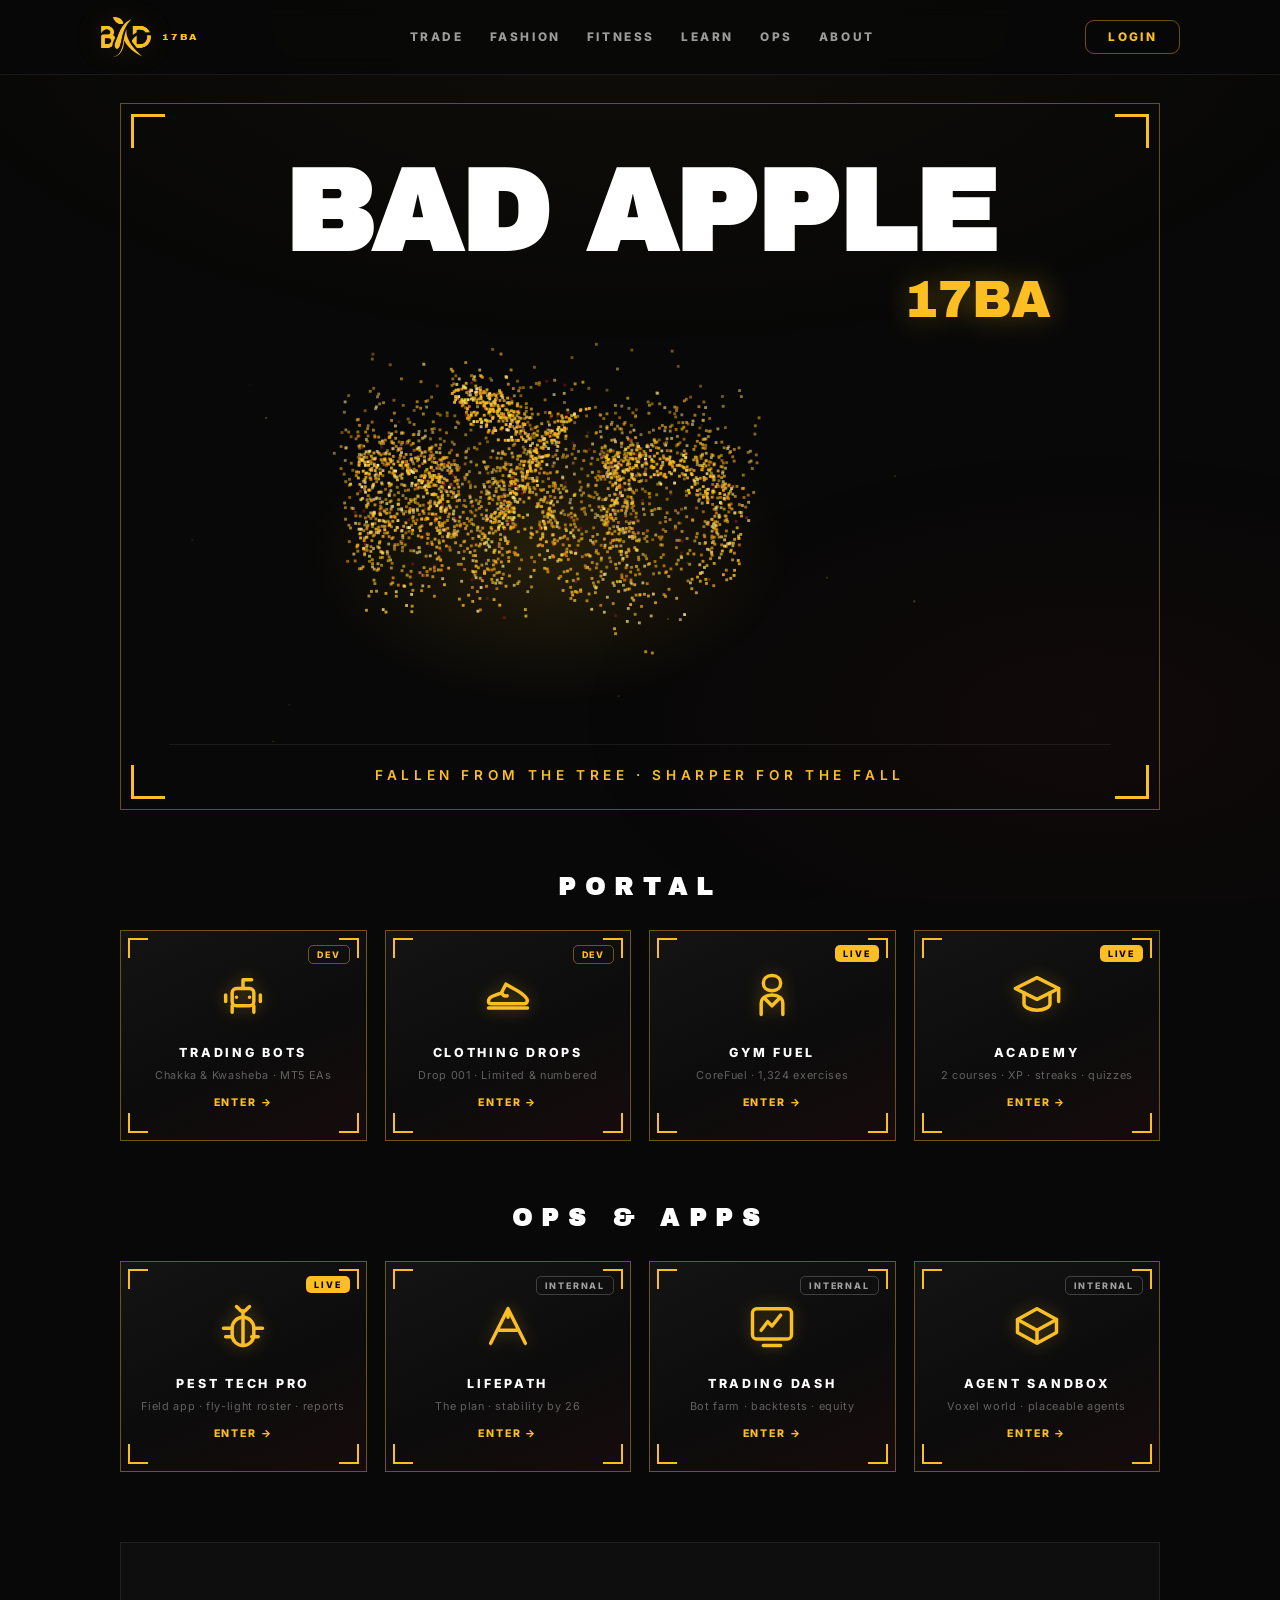
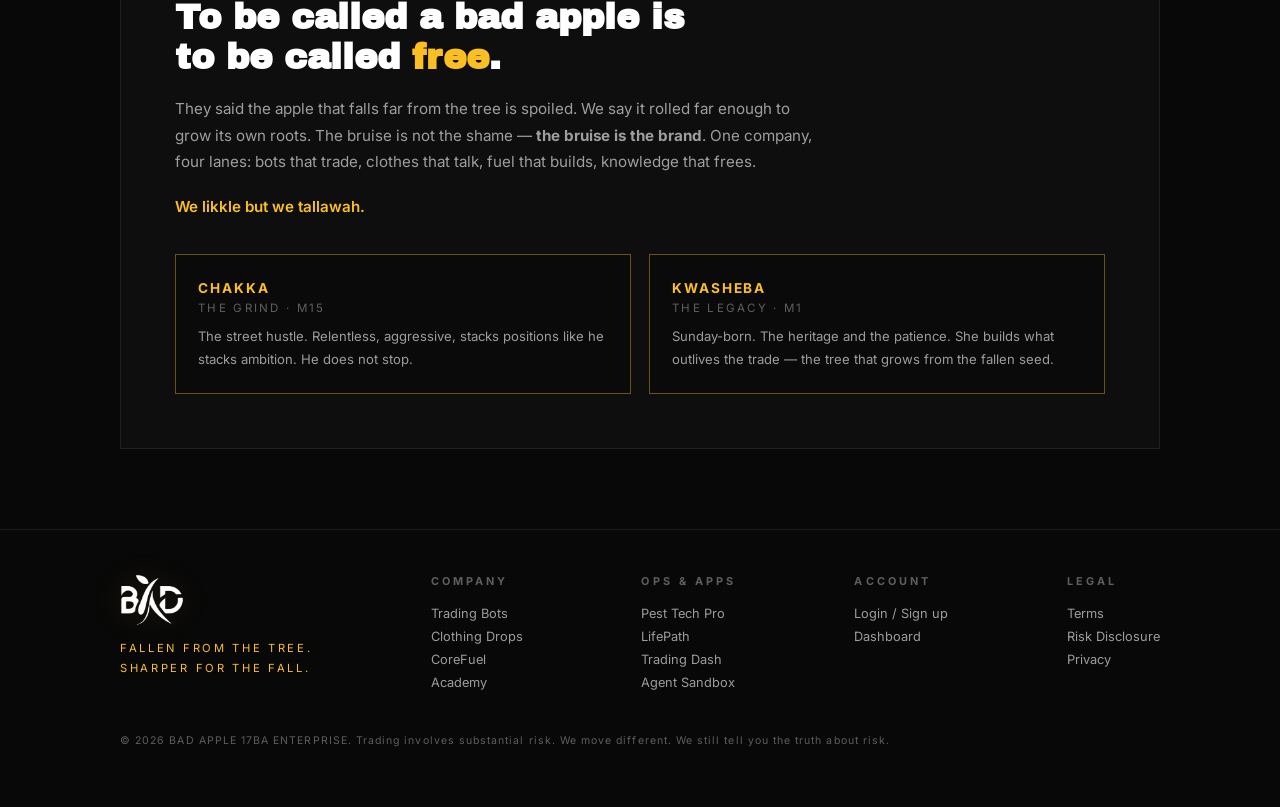
<file: index-v1-backup.html>
<!doctype html>
<html lang="en">
<head>
<meta charset="utf-8">
<meta name="viewport" content="width=device-width,initial-scale=1">
<meta name="theme-color" content="#080808">
<title>BAD APPLE 17BA — The Portal</title>
<meta name="description" content="Bad Apple 17BA Enterprise — trading bots, clothing drops, gym fuel, academy. Fallen from the tree. Sharper for the fall.">
<meta property="og:title" content="BAD APPLE 17BA — The Portal">
<meta property="og:description" content="One company. Four lanes. Fallen from the tree. Sharper for the fall.">
<meta property="og:image" content="hero.jpg">
<link rel="preconnect" href="https://fonts.googleapis.com">
<link rel="preconnect" href="https://fonts.gstatic.com" crossorigin>
<link href="https://fonts.googleapis.com/css2?family=Archivo+Black&family=Inter:wght@400;600;800&display=swap" rel="stylesheet">
<link rel="icon" type="image/png" href="assets/logo-gold.png">
<style>
:root{
  --ink:#080808;--surface:#121212;--line:#ffffff14;
  --gold:#FBBF24;--gold-soft:#FBBF2466;--gold-dim:#FBBF2412;
  --oxblood:#7B1E22;--snow:#fff;--dim:rgba(255,255,255,.6);--faint:rgba(255,255,255,.35);
}
*{box-sizing:border-box;margin:0}
html{scroll-behavior:smooth}
body{background:var(--ink);color:var(--snow);font-family:Inter,system-ui,sans-serif;overflow-x:hidden}
body::before{content:'';position:fixed;inset:0;pointer-events:none;z-index:0;
  background:radial-gradient(60% 40% at 50% 0%,#FBBF2409,transparent),radial-gradient(40% 30% at 85% 80%,#7B1E2214,transparent)}
a{color:inherit;text-decoration:none}
.wrap{max-width:1080px;margin:0 auto;padding:0 20px;position:relative;z-index:1}

/* ---- NAV ---- */
nav{position:sticky;top:0;z-index:10;background:#080808e8;backdrop-filter:blur(10px);border-bottom:1px solid var(--line)}
.nav-in{display:flex;align-items:center;gap:26px;padding:16px 0}
.logo{width:44px;height:44px;border-radius:11px;background:linear-gradient(160deg,#FDE68A,var(--gold));display:grid;place-items:center;flex:none;box-shadow:0 0 24px #FBBF2433}
.logo span{font-family:'Archivo Black';font-size:.72rem;color:#080808;letter-spacing:.02em}
.mark{display:flex;align-items:center;gap:10px;flex:none}
.mark img{height:42px;width:auto;filter:drop-shadow(0 0 14px #FBBF2422)}
.mark small{font-family:'Archivo Black';font-size:.6rem;color:var(--gold);letter-spacing:.3em}
.links{display:flex;gap:26px;margin:0 auto}
.links a{font-size:.74rem;font-weight:800;letter-spacing:.22em;color:var(--dim);transition:color .2s}
.links a:hover,.links a:focus-visible{color:var(--gold)}
.login{border:1px solid var(--gold-soft);border-radius:9px;padding:9px 22px;font-size:.74rem;font-weight:800;letter-spacing:.2em;color:var(--gold);transition:.2s}
.login:hover{background:var(--gold);color:#080808;box-shadow:0 0 30px #FBBF2455}
@media(max-width:760px){.links{display:none}.nav-in{justify-content:space-between}}

/* ---- FRAME + BRACKETS ---- */
.frame{position:relative;border:1px solid var(--gold-soft);margin-top:28px;padding:clamp(20px,5vw,56px) clamp(14px,4vw,48px) 0;overflow:hidden}
.br{position:absolute;width:34px;height:34px;border:3px solid var(--gold);z-index:2}
.br.tl{top:10px;left:10px;border-right:0;border-bottom:0}
.br.tr{top:10px;right:10px;border-left:0;border-bottom:0}
.br.bl{bottom:10px;left:10px;border-right:0;border-top:0}
.br.brr{bottom:10px;right:10px;border-left:0;border-top:0}

/* ---- HERO ---- */
.hero h1{font-family:'Archivo Black';font-size:clamp(3rem,11vw,7.2rem);line-height:.92;text-align:center;letter-spacing:-.01em}
.hero .num{display:block;text-align:right;font-family:'Archivo Black';color:var(--gold);font-size:clamp(1.6rem,5vw,3.2rem);margin:6px clamp(4px,6vw,60px) 0 0;text-shadow:0 0 30px #FBBF2455}
.hero-img{display:block;width:100%;max-width:760px;margin:8px auto 0}
.hero-img img{width:100%;display:block}

/* ---- THE FALL — wordmark assembles from falling gold ---- */
.hero-logo{position:relative;height:clamp(230px,38vw,400px);margin:14px 0 6px}
.hero-logo .glow{position:absolute;inset:0;background:radial-gradient(46% 56% at 50% 52%,#FBBF2420,transparent 70%);animation:breathe 3.8s ease-in-out infinite;pointer-events:none}
.hero-logo canvas{position:absolute;inset:0;width:100%;height:100%;display:block}
.hero-logo img{display:block;opacity:0;transition:opacity 1.1s ease;position:absolute;left:50%;top:50%;transform:translate(-50%,-50%);max-width:80%;max-height:82%;width:auto;height:auto}
.hero-logo.locked img,.hero-logo.static img{opacity:1;filter:drop-shadow(0 0 22px #FBBF2455)}
.hero-logo.static canvas{display:none}
@keyframes breathe{0%,100%{opacity:.55}50%{opacity:1}}
@media(prefers-reduced-motion:reduce){.hero-logo .glow{animation:none;opacity:.75}}
.creed{ text-align:center;color:var(--gold);font-size:clamp(.72rem,2vw,.85rem);font-weight:600;letter-spacing:.34em;text-transform:uppercase;padding:22px 10px 26px;border-top:1px solid var(--line);margin-top:-4px}

/* ---- PORTAL ---- */
h2.sec{font-family:'Archivo Black';text-align:center;font-size:clamp(1.1rem,3vw,1.5rem);letter-spacing:.4em;margin:64px 0 30px}
.portal{display:grid;grid-template-columns:repeat(4,1fr);gap:18px}
@media(max-width:860px){.portal{grid-template-columns:repeat(2,1fr)}}
.card{position:relative;border:1px solid var(--gold-soft);background:linear-gradient(155deg,#141414,#0c0c0c 55%,#160b0c);padding:38px 12px 30px;text-align:center;transition:transform .25s cubic-bezier(.16,1,.3,1),box-shadow .25s;display:block;color:var(--snow);font-family:inherit;cursor:pointer;width:100%}
.card:hover,.card:focus-visible{transform:translateY(-6px);box-shadow:0 14px 44px #00000090,0 0 34px #FBBF2422;border-color:var(--gold)}
.card .br{width:20px;height:20px;border-width:2px}
.card .br.tl{top:7px;left:7px}.card .br.tr{top:7px;right:7px}.card .br.bl{bottom:7px;left:7px}.card .br.brr{bottom:7px;right:7px}
.card svg{width:52px;height:52px;stroke:var(--gold);fill:none;stroke-width:1.6;stroke-linecap:round;stroke-linejoin:round;filter:drop-shadow(0 0 8px #FBBF2455)}
.card h3{font-size:.78rem;font-weight:800;letter-spacing:.22em;margin-top:20px}
.card p{font-size:.68rem;color:var(--faint);letter-spacing:.06em;margin-top:8px}
.soon-tag{position:absolute;top:14px;right:16px;font-size:.56rem;font-weight:800;letter-spacing:.2em;color:#080808;background:var(--gold);padding:3px 8px;border-radius:5px}
.soon-tag.dev{background:transparent;border:1px solid var(--gold-soft);color:var(--gold)}
.soon-tag.int{background:transparent;border:1px solid #ffffff33;color:var(--dim)}
.card .cta{display:inline-block;margin-top:14px;font-size:.66rem;font-weight:800;letter-spacing:.18em;color:var(--gold)}

/* ---- ABOUT ---- */
.about{border:1px solid var(--line);background:#0e0e0e;padding:clamp(28px,5vw,54px);margin-top:70px;position:relative}
.about h2{font-family:'Archivo Black';font-size:clamp(1.4rem,4vw,2.2rem);line-height:1.15;max-width:560px}
.about h2 em{color:var(--gold);font-style:normal}
.about p{color:var(--dim);font-size:.95rem;line-height:1.75;max-width:640px;margin-top:18px}
.about .patois{color:var(--gold);font-weight:600}
.chars{display:grid;grid-template-columns:1fr 1fr;gap:18px;margin-top:34px}
@media(max-width:660px){.chars{grid-template-columns:1fr}}
.char{border:1px solid var(--gold-soft);padding:22px;background:#0a0a0a}
.char b{font-size:.85rem;letter-spacing:.14em;color:var(--gold)}
.char span{display:block;font-size:.72rem;letter-spacing:.2em;color:var(--faint);margin:4px 0 10px}
.char p{font-size:.82rem;margin:0}

/* ---- FOOTER ---- */
footer{border-top:1px solid var(--line);margin-top:80px;padding:44px 0 60px}
.foot-grid{display:flex;flex-wrap:wrap;gap:36px;justify-content:space-between;align-items:flex-start}
footer h4{font-size:.68rem;letter-spacing:.28em;color:var(--faint);margin-bottom:14px}
footer a{display:block;font-size:.8rem;color:var(--dim);padding:4px 0;transition:color .2s}
footer a:hover{color:var(--gold)}
.foot-brand{max-width:260px}
.foot-brand .creedline{font-size:.7rem;letter-spacing:.24em;color:var(--gold);margin-top:12px;line-height:1.8;text-transform:uppercase}
.copy{margin-top:40px;font-size:.66rem;color:var(--faint);letter-spacing:.1em}

/* motion */
.rise{opacity:0;transform:translateY(24px);transition:opacity .7s ease,transform .7s cubic-bezier(.16,1,.3,1)}
.rise.in{opacity:1;transform:none}
@media(prefers-reduced-motion:reduce){html{scroll-behavior:auto}.rise{opacity:1;transform:none;transition:none}.card{transition:none}}
</style>
</head>
<body>

<nav aria-label="Main navigation"><div class="wrap nav-in">
  <a class="mark" href="#top" aria-label="Bad Apple 17BA home"><img src="assets/logo-gold.png" alt="BAD" width="52" height="42"><small>17BA</small></a>
  <div class="links">
    <a data-site="enterprise" href="https://17ba-bad-apple-enterprise.vercel.app" target="_blank" rel="noopener">TRADE</a>
    <a data-site="storefront" href="../badapple-template/landing.html">FASHION</a>
    <a href="corefuel.html">FITNESS</a>
    <a href="#portal">LEARN</a>
    <a href="#ops">OPS</a>
    <a href="#about">ABOUT</a>
  </div>
  <a class="login" data-site="auth" href="https://17ba-bad-apple-enterprise.vercel.app/auth" target="_blank" rel="noopener">LOGIN</a>
</div></nav>

<main class="wrap" id="top">
  <header class="frame hero">
    <span class="br tl"></span><span class="br tr"></span><span class="br bl"></span><span class="br brr"></span>
    <h1>BAD APPLE</h1>
    <span class="num">17BA</span>
    <div class="hero-img hero-logo" role="img" aria-label="The BAD wordmark assembling itself from falling gold">
      <span class="glow"></span>
      <canvas id="fall" aria-hidden="true"></canvas>
      <img id="fallStatic" src="assets/logo-gold.png" alt="" width="800" height="600" loading="eager">
    </div>
    <p class="creed">Fallen from the tree · Sharper for the fall</p>
  </header>

  <h2 class="sec" id="portal">PORTAL</h2>
  <div class="portal">
    <a class="card rise" data-site="enterprise" href="https://17ba-bad-apple-enterprise.vercel.app" target="_blank" rel="noopener">
      <span class="br tl"></span><span class="br tr"></span><span class="br bl"></span><span class="br brr"></span>
      <span class="soon-tag dev">DEV</span>
      <svg viewBox="0 0 24 24"><rect x="7" y="9" width="10" height="8" rx="2"/><path d="M12 9V5m0 0h4M9 13h.01M15 13h.01M7 17v3m10-3v3M4 12v3m16-3v3"/></svg>
      <h3>TRADING BOTS</h3><p>Chakka &amp; Kwasheba · MT5 EAs</p><span class="cta">ENTER →</span>
    </a>
    <a class="card rise" data-site="storefront" href="../badapple-template/landing.html">
      <span class="br tl"></span><span class="br tr"></span><span class="br bl"></span><span class="br brr"></span>
      <span class="soon-tag dev">DEV</span>
      <svg viewBox="0 0 24 24"><path d="M3 15c0-1 .5-2 2-2.5L9 11l2-4 3.5 2c2 1 4.5 2.5 6 4.5.8 1 .3 2.5-1 2.5H4.5C3.5 16 3 15.6 3 15Z"/><path d="M9 11c.5 1 1.5 1.7 2.6 1.4M3 18h18"/></svg>
      <h3>CLOTHING DROPS</h3><p>Drop 001 · Limited &amp; numbered</p><span class="cta">ENTER →</span>
    </a>
    <a class="card rise" href="corefuel.html">
      <span class="br tl"></span><span class="br tr"></span><span class="br bl"></span><span class="br brr"></span>
      <span class="soon-tag">LIVE</span>
      <svg viewBox="0 0 24 24"><path d="M12 3c2.5 0 4 1.5 4 3.5S14.5 10 12 10s-4-1.5-4-3.5S9.5 3 12 3ZM7 21v-5c0-2.5 2-4 5-4s5 1.5 5 4v5M9 14l3 3 3-3"/></svg>
      <h3>GYM FUEL</h3><p>CoreFuel · 1,324 exercises</p><span class="cta">ENTER →</span>
    </a>
    <a class="card rise" href="academy.html">
      <span class="br tl"></span><span class="br tr"></span><span class="br bl"></span><span class="br brr"></span>
      <span class="soon-tag">LIVE</span>
      <svg viewBox="0 0 24 24"><path d="m12 4 10 5-10 5L2 9l10-5Z"/><path d="M6 11v5c0 1.5 2.5 3 6 3s6-1.5 6-3v-5M22 9v6"/></svg>
      <h3>ACADEMY</h3><p>2 courses · XP · streaks · quizzes</p><span class="cta">ENTER →</span>
    </a>
  </div>

  <h2 class="sec" id="ops">OPS &amp; APPS</h2>
  <div class="portal">
    <a class="card rise" data-site="pest" href="https://jmac17ba.github.io/pest-tech-pro/" target="_blank" rel="noopener">
      <span class="br tl"></span><span class="br tr"></span><span class="br bl"></span><span class="br brr"></span>
      <span class="soon-tag">LIVE</span>
      <svg viewBox="0 0 24 24"><path d="M12 8c2.8 0 5 2.2 5 5v3c0 2.8-2.2 5-5 5s-5-2.2-5-5v-3c0-2.8 2.2-5 5-5Z"/><path d="M12 8V5m-3-2 2 2m4-2-2 2M7 13H3m4 4H4m13-4h4m-5 4h3M12 8v13"/></svg>
      <h3>PEST TECH PRO</h3><p>Field app · fly-light roster · reports</p><span class="cta">ENTER →</span>
    </a>
    <a class="card rise" data-site="lifepath" href="../lifepath-app/index.html">
      <span class="br tl"></span><span class="br tr"></span><span class="br bl"></span><span class="br brr"></span>
      <span class="soon-tag int">INTERNAL</span>
      <svg viewBox="0 0 24 24"><path d="M4 20 12 4l8 16M8 14h8M12 4v4"/></svg>
      <h3>LIFEPATH</h3><p>The plan · stability by 26</p><span class="cta">ENTER →</span>
    </a>
    <a class="card rise" data-site="dashboard" href="../dashboard/index.html">
      <span class="br tl"></span><span class="br tr"></span><span class="br bl"></span><span class="br brr"></span>
      <span class="soon-tag int">INTERNAL</span>
      <svg viewBox="0 0 24 24"><rect x="3" y="4" width="18" height="14" rx="2"/><path d="M7 14l3-4 2 2 4-5M8 21h8"/></svg>
      <h3>TRADING DASH</h3><p>Bot farm · backtests · equity</p><span class="cta">ENTER →</span>
    </a>
    <a class="card rise" data-site="sandbox" href="../agent-sandbox/index.html">
      <span class="br tl"></span><span class="br tr"></span><span class="br bl"></span><span class="br brr"></span>
      <span class="soon-tag int">INTERNAL</span>
      <svg viewBox="0 0 24 24"><path d="M3 9 12 4l9 5-9 5-9-5Z"/><path d="M3 9v6l9 5 9-5V9M12 14v6"/></svg>
      <h3>AGENT SANDBOX</h3><p>Voxel world · placeable agents</p><span class="cta">ENTER →</span>
    </a>
  </div>

  <section class="about rise" id="about">
    <h2>To be called a bad apple is to be called <em>free</em>.</h2>
    <p>They said the apple that falls far from the tree is spoiled. We say it rolled far enough to grow its own roots. The bruise is not the shame — <b>the bruise is the brand</b>. One company, four lanes: bots that trade, clothes that talk, fuel that builds, knowledge that frees.</p>
    <p class="patois">We likkle but we tallawah.</p>
    <div class="chars">
      <div class="char"><b>CHAKKA</b><span>THE GRIND · M15</span><p>The street hustle. Relentless, aggressive, stacks positions like he stacks ambition. He does not stop.</p></div>
      <div class="char"><b>KWASHEBA</b><span>THE LEGACY · M1</span><p>Sunday-born. The heritage and the patience. She builds what outlives the trade — the tree that grows from the fallen seed.</p></div>
    </div>
  </section>
</main>

<footer><div class="wrap">
  <div class="foot-grid">
    <div class="foot-brand">
      <div class="mark"><img src="assets/logo-snow.png" alt="BAD" style="height:52px" width="64" height="52"></div>
      <div class="creedline">Fallen from the tree.<br>Sharper for the fall.</div>
    </div>
    <div><h4>COMPANY</h4>
      <a data-site="enterprise" href="https://17ba-bad-apple-enterprise.vercel.app" target="_blank" rel="noopener">Trading Bots</a>
      <a data-site="storefront" href="../badapple-template/landing.html">Clothing Drops</a>
      <a href="corefuel.html">CoreFuel</a>
      <a href="academy.html">Academy</a>
    </div>
    <div><h4>OPS &amp; APPS</h4>
      <a data-site="pest" href="https://jmac17ba.github.io/pest-tech-pro/" target="_blank" rel="noopener">Pest Tech Pro</a>
      <a data-site="lifepath" href="../lifepath-app/index.html">LifePath</a>
      <a data-site="dashboard" href="../dashboard/index.html">Trading Dash</a>
      <a data-site="sandbox" href="../agent-sandbox/index.html">Agent Sandbox</a>
    </div>
    <div><h4>ACCOUNT</h4>
      <a data-site="auth" href="https://17ba-bad-apple-enterprise.vercel.app/auth" target="_blank" rel="noopener">Login / Sign up</a>
      <a data-site="app" href="https://17ba-bad-apple-enterprise.vercel.app/app" target="_blank" rel="noopener">Dashboard</a>
    </div>
    <div><h4>LEGAL</h4>
      <a href="https://17ba-bad-apple-enterprise.vercel.app/terms" target="_blank" rel="noopener">Terms</a>
      <a href="https://17ba-bad-apple-enterprise.vercel.app/risk" target="_blank" rel="noopener">Risk Disclosure</a>
      <a href="https://17ba-bad-apple-enterprise.vercel.app/privacy" target="_blank" rel="noopener">Privacy</a>
    </div>
  </div>
  <p class="copy">© 2026 BAD APPLE 17BA ENTERPRISE. Trading involves substantial risk. We move different. We still tell you the truth about risk.</p>
</div></footer>

<script>
'use strict';
/* ================= SITE CONFIG =================
   Every cross-property URL lives here. After the Vercel deploy
   (or GitHub Pages deploys), swap the value — every link on the
   page updates automatically via [data-site].
   NOTE: this hub is LIVE at https://jmac17ba.github.io/badapple-hub/
   The relative ../badapple-template/ links resolve there too IF the
   template is published as a GitHub Pages repo named badapple-template. */
const SITES = {
  enterprise: 'https://17ba-bad-apple-enterprise.vercel.app',            // GoldTrap / bots site (Vercel deploy pending)
  auth:       'https://17ba-bad-apple-enterprise.vercel.app/auth',
  app:        'https://17ba-bad-apple-enterprise.vercel.app/app',
  storefront: '../badapple-template/landing.html',                       // clothing storefront (local for now)
  pest:       'https://jmac17ba.github.io/pest-tech-pro/',               // LIVE
  lifepath:   '../lifepath-app/index.html',                              // internal
  dashboard:  '../dashboard/index.html',                                 // internal
  sandbox:    '../agent-sandbox/index.html',                             // internal
};
document.querySelectorAll('[data-site]').forEach(a=>{
  const u = SITES[a.dataset.site];
  if (u) a.href = u;
});
// SOON cards: flip description in place instead of dead links
document.querySelectorAll('[data-soon]').forEach(c=>{
  c.addEventListener('click',()=>{
    const p=c.querySelector('p'),cta=c.querySelector('.cta');
    if(c.dataset.open){p.textContent=c.dataset.orig;cta.textContent='DETAILS →';delete c.dataset.open}
    else{c.dataset.orig=p.textContent;p.textContent=c.dataset.soon.replace(/&amp;/g,'&');cta.textContent='CLOSE ×';c.dataset.open='1'}
  });
});
// scroll-in reveal (motion-safe handled in CSS)
const io=new IntersectionObserver(es=>es.forEach(e=>{if(e.isIntersecting){e.target.classList.add('in');io.unobserve(e.target)}}),{threshold:.12});
document.querySelectorAll('.rise').forEach(el=>io.observe(el));

/* THE FALL — gold particles rain down and assemble the BAD wordmark.
   Canvas 2D, no deps. Reduced motion / any failure => static logo (.static). */
(function(){
  const wrap=document.querySelector('.hero-logo'),cv=document.getElementById('fall');
  if(!wrap||!cv)return;
  const toStatic=()=>wrap.classList.add('static');
  if(matchMedia('(prefers-reduced-motion: reduce)').matches||!cv.getContext)return toStatic();
  const ctx=cv.getContext('2d');
  const GOLD=['#FBBF24','#FBBF24','#FBBF24','#FDE68A','#F59E0B'],OX='#7B1E22';
  const logo=new Image();logo.src='assets/logo-gold.png';logo.onerror=toStatic;
  let parts=[],dotSize=3,bloom=0,done=false,raf=0,t0=0,reveal=0,prev=0;

  function build(skipIntro){
    const DPR=Math.min(devicePixelRatio||1,2);
    cv.width=Math.max(2,wrap.clientWidth*DPR);cv.height=Math.max(2,wrap.clientHeight*DPR);
    const W=cv.width,H=cv.height;
    // sample the wordmark alpha on a small offscreen grid
    const SW=130,SH=Math.max(2,Math.round(SW*logo.height/logo.width));
    const off=document.createElement('canvas');off.width=SW;off.height=SH;
    const octx=off.getContext('2d',{willReadFrequently:true});
    octx.drawImage(logo,0,0,SW,SH);
    let data;try{data=octx.getImageData(0,0,SW,SH).data}catch(e){return toStatic()}
    const s=Math.min(W*.8/logo.width,H*.82/logo.height),dw=logo.width*s,dh=logo.height*s,
          ox=(W-dw)/2,oy=(H-dh)/2;
    dotSize=Math.max(2,dw/SW*.92);
    const pts=[];
    for(let y=0;y<SH;y++)for(let x=0;x<SW;x++)
      if(data[(y*SW+x)*4+3]>140)pts.push([ox+(x+.5)/SW*dw,oy+(y+.5)/SH*dh]);
    if(!pts.length)return toStatic();
    while(pts.length>3200)pts.splice((Math.random()*pts.length)|0,1);
    parts=pts.map(p=>{
      const r=Math.random();
      return{tx:p[0],ty:p[1],
        sx:p[0]+(Math.random()-.5)*W*.3,sy:-H*(.05+Math.random()*.85),
        delay:(p[1]/H)*.9+Math.random()*.5,dur:1.1+Math.random()*.7,
        seed:Math.random()*6.28,twk:r<.16,
        col:r>.96?OX:GOLD[(Math.random()*GOLD.length)|0]}});
    // ambient drifters
    for(let i=0;i<16;i++)parts.push({drift:1,x:Math.random()*W,y:Math.random()*H,
      vx:(Math.random()-.5)*.12,vy:-.05-Math.random()*.12,seed:Math.random()*6.28,
      col:GOLD[(Math.random()*GOLD.length)|0]});
    done=skipIntro===true;t0=performance.now();if(done)bloom=0;
  }
  const easeOut=p=>1-Math.pow(1-p,3);
  function frame(now){
    raf=requestAnimationFrame(frame);
    const t=(now-t0)/1000,W=cv.width,H=cv.height,dt=Math.min((now-(prev||now))/1000,.05);prev=now;
    ctx.clearRect(0,0,W,H);
    let landedAll=true;
    for(const p of parts){
      if(p.drift){ // ambient float
        p.x=(p.x+p.vx+W)%W;p.y=(p.y+p.vy+H)%H;
        ctx.globalAlpha=.14+.1*Math.sin(t*1.3+p.seed);
        ctx.fillStyle=p.col;ctx.fillRect(p.x,p.y,dotSize*.7,dotSize*.7);continue;
      }
      if(reveal>=1)continue; // mosaic fully resolved into the crisp logo
      let x=p.tx,y=p.ty,a;
      if(done){a=p.twk?.66+.3*Math.sin(t*1.6+p.seed):.92}
      else{
        const q=Math.min(Math.max((t-p.delay)/p.dur,0),1);
        if(q<1){landedAll=false;
          const e=easeOut(q);
          x=p.sx+(p.tx-p.sx)*e+Math.sin((1-q)*3+p.seed)*9*(1-q);
          y=p.sy+(p.ty-p.sy)*e;a=.25+.75*q;
        }else a=.92;
      }
      ctx.globalAlpha=a*(1-reveal);ctx.fillStyle=p.col;ctx.fillRect(x,y,dotSize,dotSize);
    }
    if(!done&&landedAll&&t>1.2){done=true;bloom=.55} // lock-in
    if(done&&bloom<.3){ // sharpen: crossfade mosaic -> real logo
      if(!wrap.classList.contains('locked'))wrap.classList.add('locked');
      reveal=Math.min(1,reveal+dt/1.1);
    }
    if(bloom>.01){ // one soft bloom as the mark locks
      const g=ctx.createRadialGradient(W/2,H/2,0,W/2,H/2,Math.max(W,H)*.42);
      g.addColorStop(0,'rgba(251,191,36,'+bloom*.5+')');g.addColorStop(1,'rgba(251,191,36,0)');
      ctx.globalAlpha=1;ctx.fillStyle=g;ctx.fillRect(0,0,W,H);bloom*=.93;
    }
    ctx.globalAlpha=1;
  }
  logo.onload=()=>{build(false);raf=requestAnimationFrame(frame)};
  let rto;addEventListener('resize',()=>{clearTimeout(rto);rto=setTimeout(()=>{if(parts.length)build(done)},150)});
})();
</script>
</body>
</html>
</file>
<file: assets/theme.css>
/* ============================================================
   BAD APPLE 17BA — shared design tokens
   Three-layer token architecture (primitive → semantic → component)
   Included by index.html, academy.html, corefuel.html so all three
   read as one brand instead of three different sites.
   ============================================================ */

@import url('https://fonts.googleapis.com/css2?family=Archivo+Black&family=Archivo:wght@400;600&family=IBM+Plex+Mono:wght@400;600&display=swap');

:root{
  /* ---- primitive: color ---- */
  --p-black:#0b0a09;
  --p-black-2:#080808;
  --p-cream:#f2efe9;
  --p-amber:#FBBF24;
  --p-oxblood:#7B1E22;
  --p-green:#39d353;
  --p-red:#e5484d;

  /* ---- primitive: type ---- */
  --p-font-display:'Archivo Black',sans-serif;
  --p-font-body:'Archivo',sans-serif;
  --p-font-mono:'IBM Plex Mono',monospace;

  /* ---- primitive: spacing (4px base) ---- */
  --p-space-1:.25rem;--p-space-2:.5rem;--p-space-3:.75rem;--p-space-4:1rem;
  --p-space-6:1.5rem;--p-space-8:2rem;--p-space-12:3rem;

  /* ================= semantic ================= */
  --color-bg:var(--p-black);
  --color-fg:var(--p-cream);
  --color-fg-dim:rgba(242,239,233,.66);
  --color-fg-faint:rgba(242,239,233,.38);
  --color-border:rgba(242,239,233,.09);

  --color-accent:var(--p-amber);
  --color-accent-soft:rgba(251,191,36,.4);
  --color-accent-dim:rgba(251,191,36,.07);
  --color-danger:var(--p-red);
  --color-secondary-accent:var(--p-oxblood);

  --color-status-live:var(--color-accent);
  --color-status-dev:var(--color-accent);
  --color-status-internal:var(--color-fg-faint);

  --font-display:var(--p-font-display);
  --font-body:var(--p-font-body);
  --font-mono:var(--p-font-mono);

  --space-section:16vh;
  --space-card:clamp(22px,2.6vw,30px);

  /* ================= component ================= */
  --nav-height:64px;
  --tag-padding:5px 12px;
  --card-border-width:1px;
  --focus-ring:2px solid var(--color-accent);
}

/* ---- shared primitives every page needs ---- */
*{box-sizing:border-box}
::selection{background:var(--color-accent);color:var(--color-bg)}
:focus-visible{outline:var(--focus-ring);outline-offset:2px}

/* ---- shared nav shell (brand mark + link list + login pill) ---- */
.site-nav{position:fixed;top:0;left:0;right:0;z-index:50;height:var(--nav-height)}
.site-nav .nav-in{max-width:1500px;margin:0 auto;height:var(--nav-height);padding:0 clamp(18px,3vw,44px);display:flex;align-items:center;gap:28px}
.site-nav .mark{display:flex;align-items:center;gap:10px;flex:none}
.site-nav .mark img{height:34px;width:auto;filter:drop-shadow(0 1px 4px rgba(0,0,0,.6))}
.site-nav .mark small{font-family:var(--font-mono);font-weight:600;font-size:.62rem;color:var(--color-accent);letter-spacing:.3em}
.site-nav .links{display:flex;gap:26px;margin-left:auto}
.site-nav .links a{font-family:var(--font-mono);font-size:.68rem;font-weight:600;letter-spacing:.22em;color:var(--color-fg);text-shadow:0 1px 6px rgba(0,0,0,.8);transition:color .2s}
.site-nav .links a:hover,.site-nav .links a:focus-visible{color:var(--color-accent)}
.site-nav .links a.on{color:var(--color-accent)}
.site-nav .login{flex:none;border:1px solid var(--color-accent-soft);background:rgba(11,10,9,.4);padding:9px 20px;font-family:var(--font-mono);font-size:.68rem;font-weight:600;letter-spacing:.2em;color:var(--color-accent);transition:background .2s,color .2s}
.site-nav .login:hover,.site-nav .login:focus-visible{background:var(--color-accent);color:var(--color-bg)}
@media(max-width:860px){.site-nav .links{display:none}.site-nav .nav-in{justify-content:space-between}}

/* ---- shared tag chips (status: live / dev / internal) ---- */
.tag{font-family:var(--font-mono);font-size:.6rem;font-weight:600;letter-spacing:.2em;padding:var(--tag-padding);flex:none;display:inline-block}
.tag.live{background:var(--color-status-live);color:var(--color-bg)}
.tag.dev{border:1px solid var(--color-accent-soft);color:var(--color-accent)}
.tag.int{border:1px solid var(--color-border);color:var(--color-status-internal)}

/* ---- shared CTA button ---- */
.btn-gold{display:inline-block;background:var(--color-accent);color:var(--color-bg);font-family:var(--font-mono);font-weight:600;font-size:.74rem;letter-spacing:.24em;padding:16px 34px;transition:transform .18s cubic-bezier(.16,1,.3,1)}
.btn-gold:hover{transform:translateY(-2px)}
.btn-gold:active{transform:translateY(0) scale(.98)}

/* ---- shared footer ---- */
.site-footer{position:relative;z-index:1;border-top:1px solid var(--color-border);background:var(--color-bg);padding:60px 0 70px}
.site-footer .foot-grid{display:flex;flex-wrap:wrap;gap:44px;justify-content:space-between;align-items:flex-start}
.site-footer .foot-brand{max-width:280px}
.site-footer .foot-brand img{height:46px}
.site-footer .foot-brand .creedline{font-family:var(--font-mono);font-size:.66rem;letter-spacing:.22em;color:var(--color-accent);margin-top:14px;line-height:2;text-transform:uppercase}
.site-footer h4{font-family:var(--font-mono);font-size:.62rem;font-weight:600;letter-spacing:.26em;color:var(--color-fg-faint);margin-bottom:14px}
.site-footer .fcol a{display:block;font-size:.82rem;color:var(--color-fg-dim);padding:4px 0;transition:color .2s}
.site-footer .fcol a:hover{color:var(--color-accent)}
.site-footer .copy{margin-top:44px;font-family:var(--font-mono);font-size:.64rem;color:var(--color-fg-faint);letter-spacing:.08em;line-height:1.9}
.site-footer .copy .kgn{color:var(--color-fg-dim)}

@media(prefers-reduced-motion:reduce){
  .btn-gold{transition:none}
}
</file>
